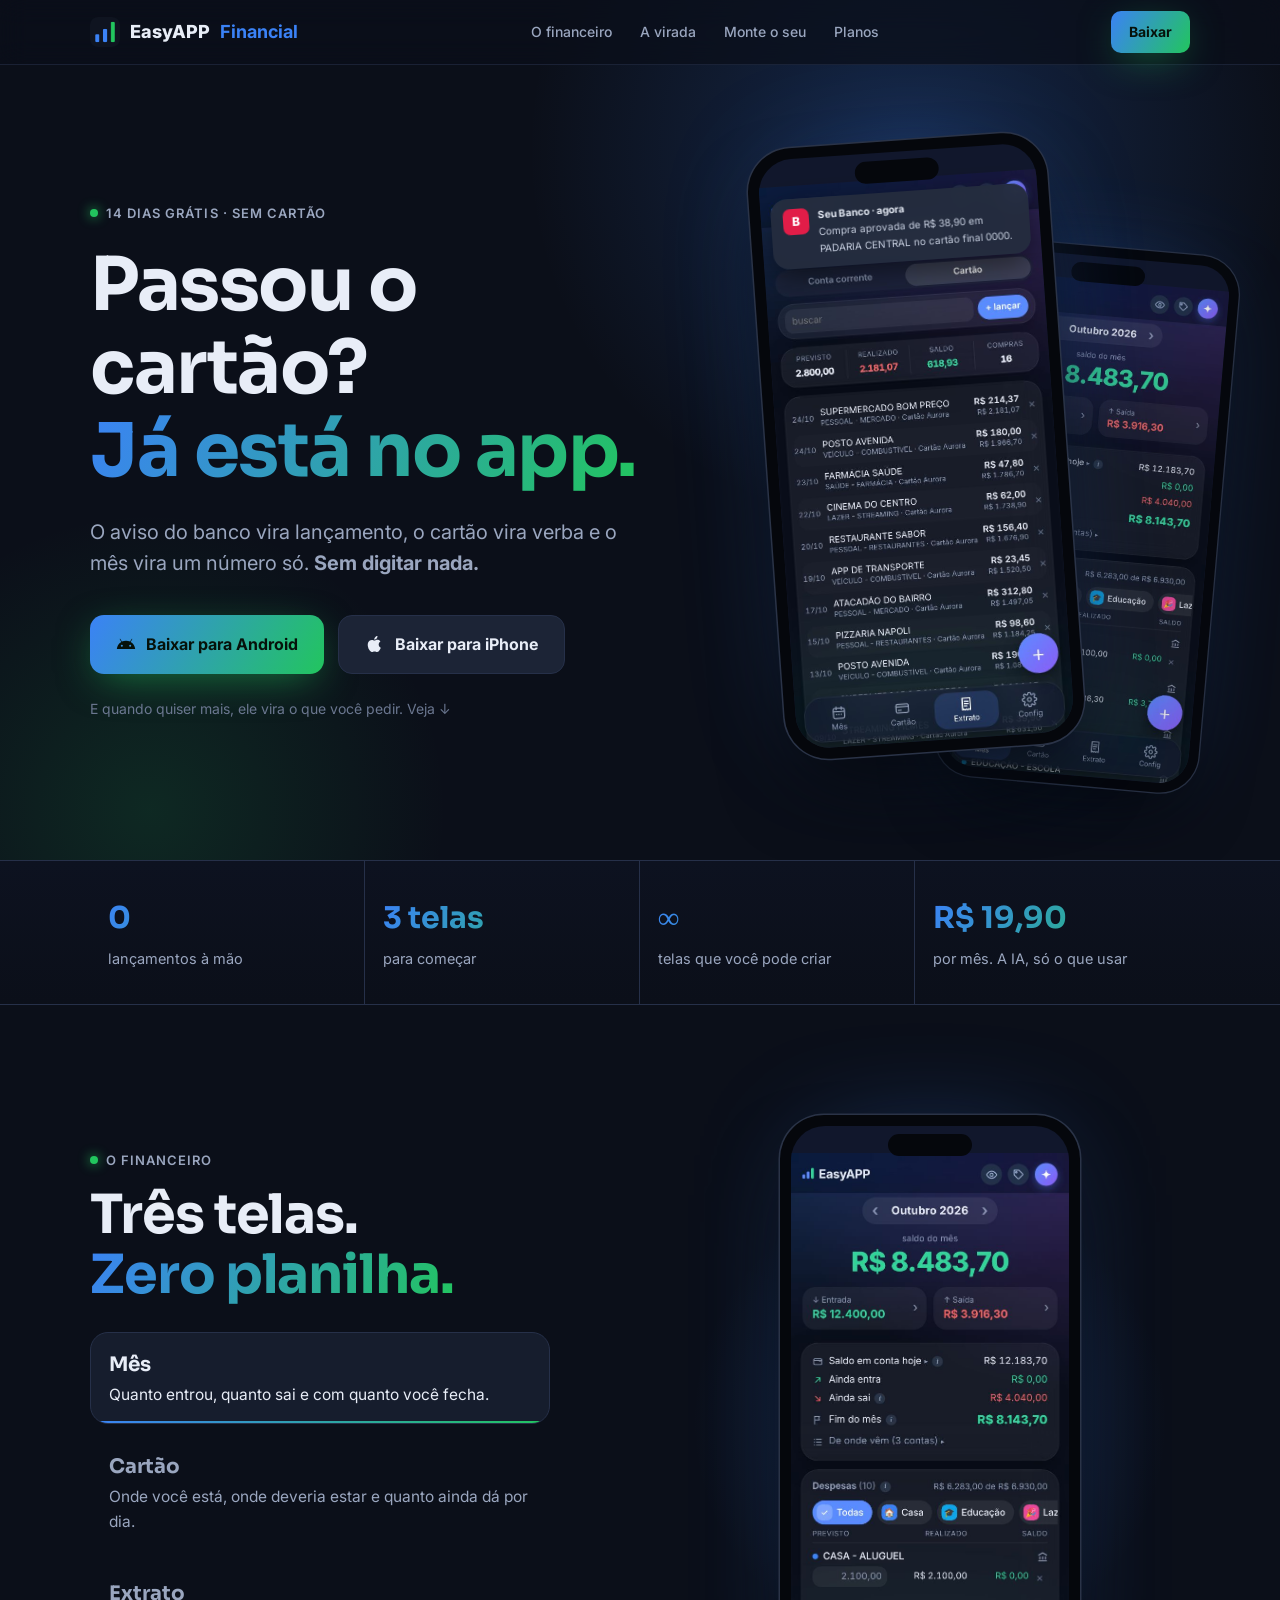
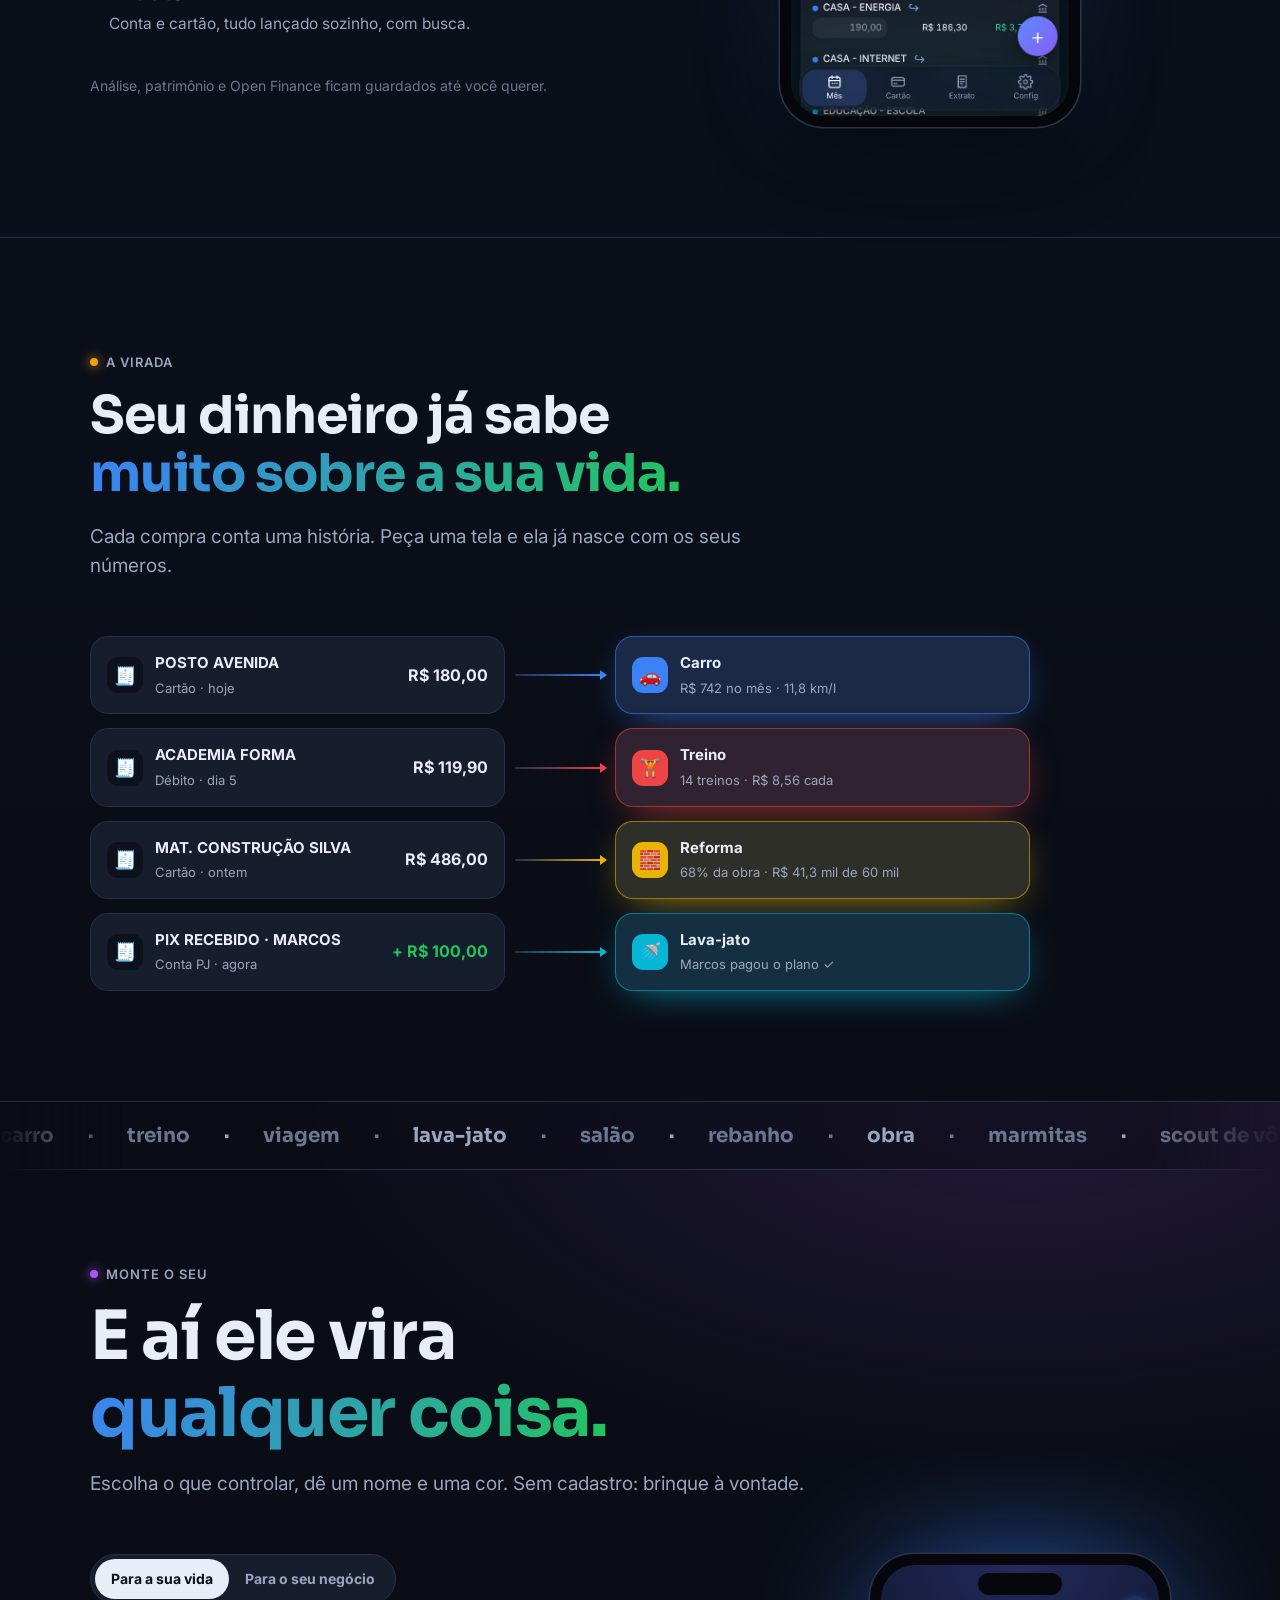
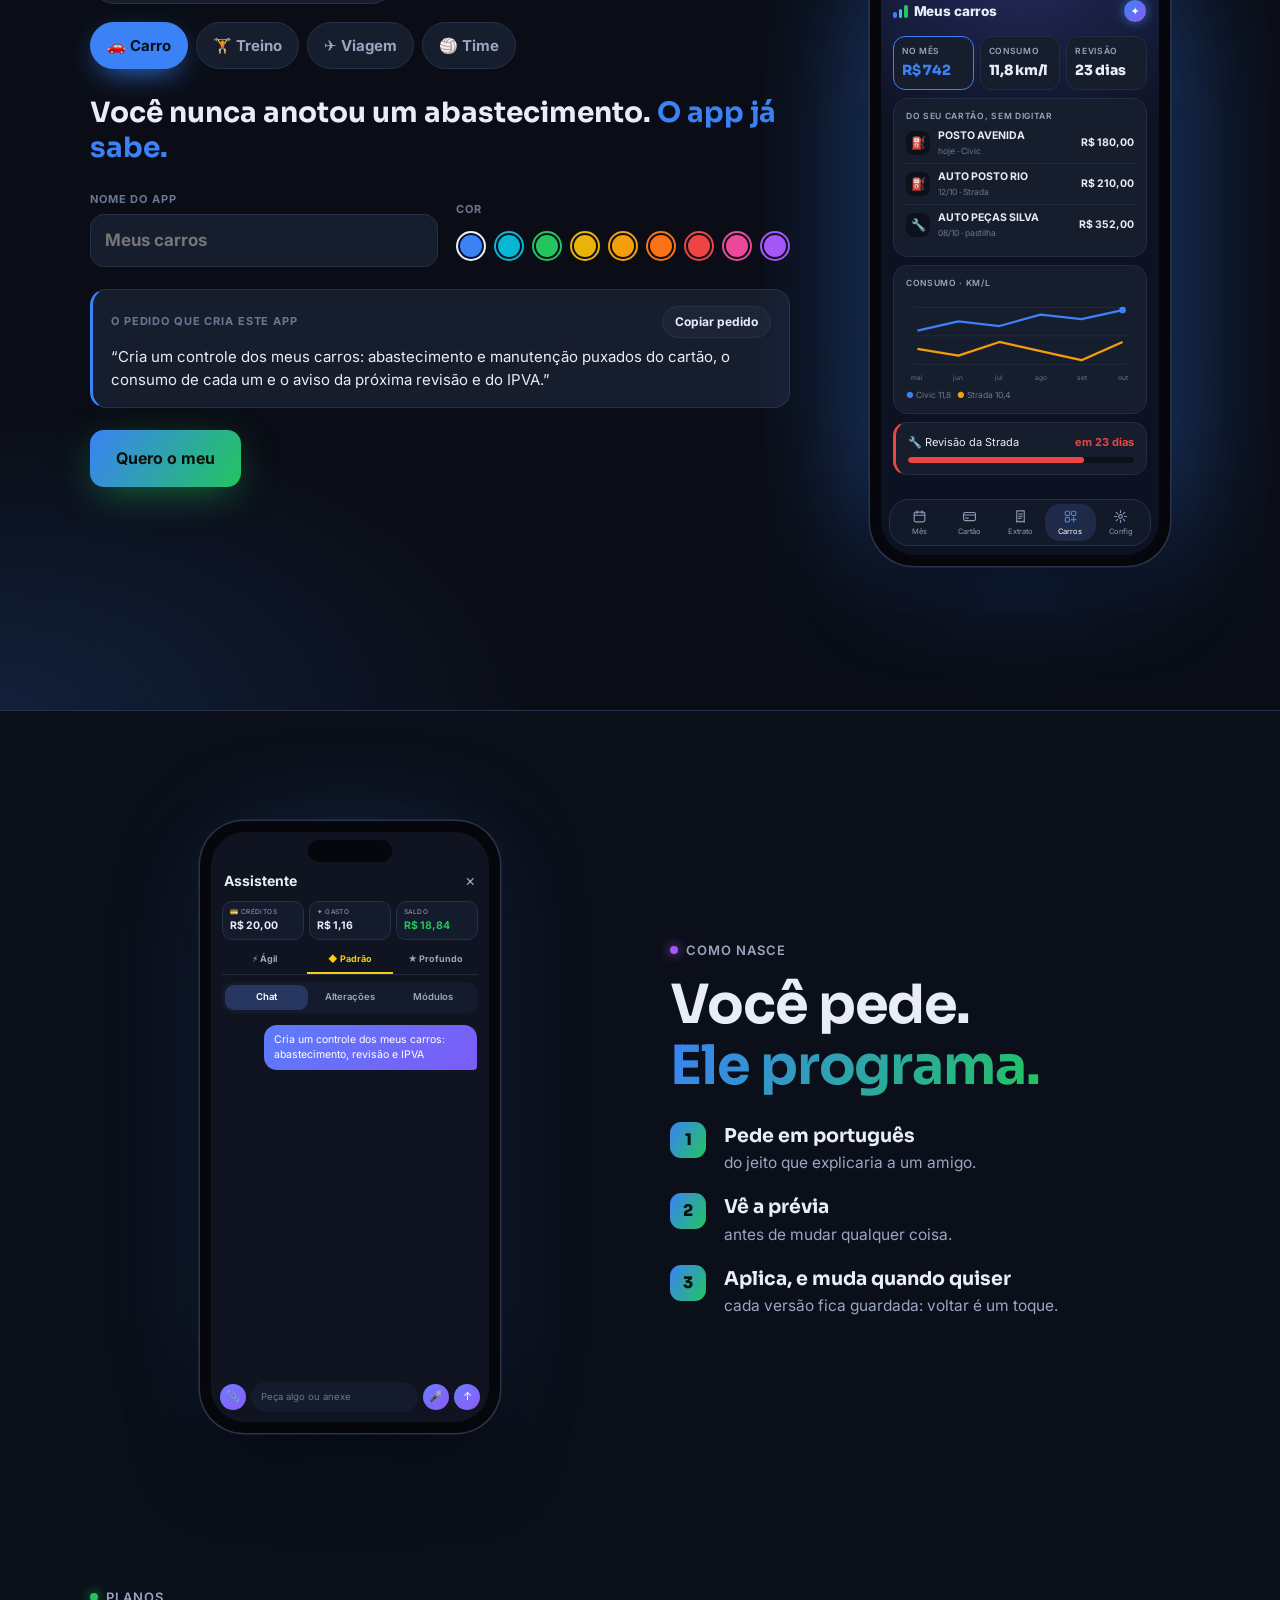
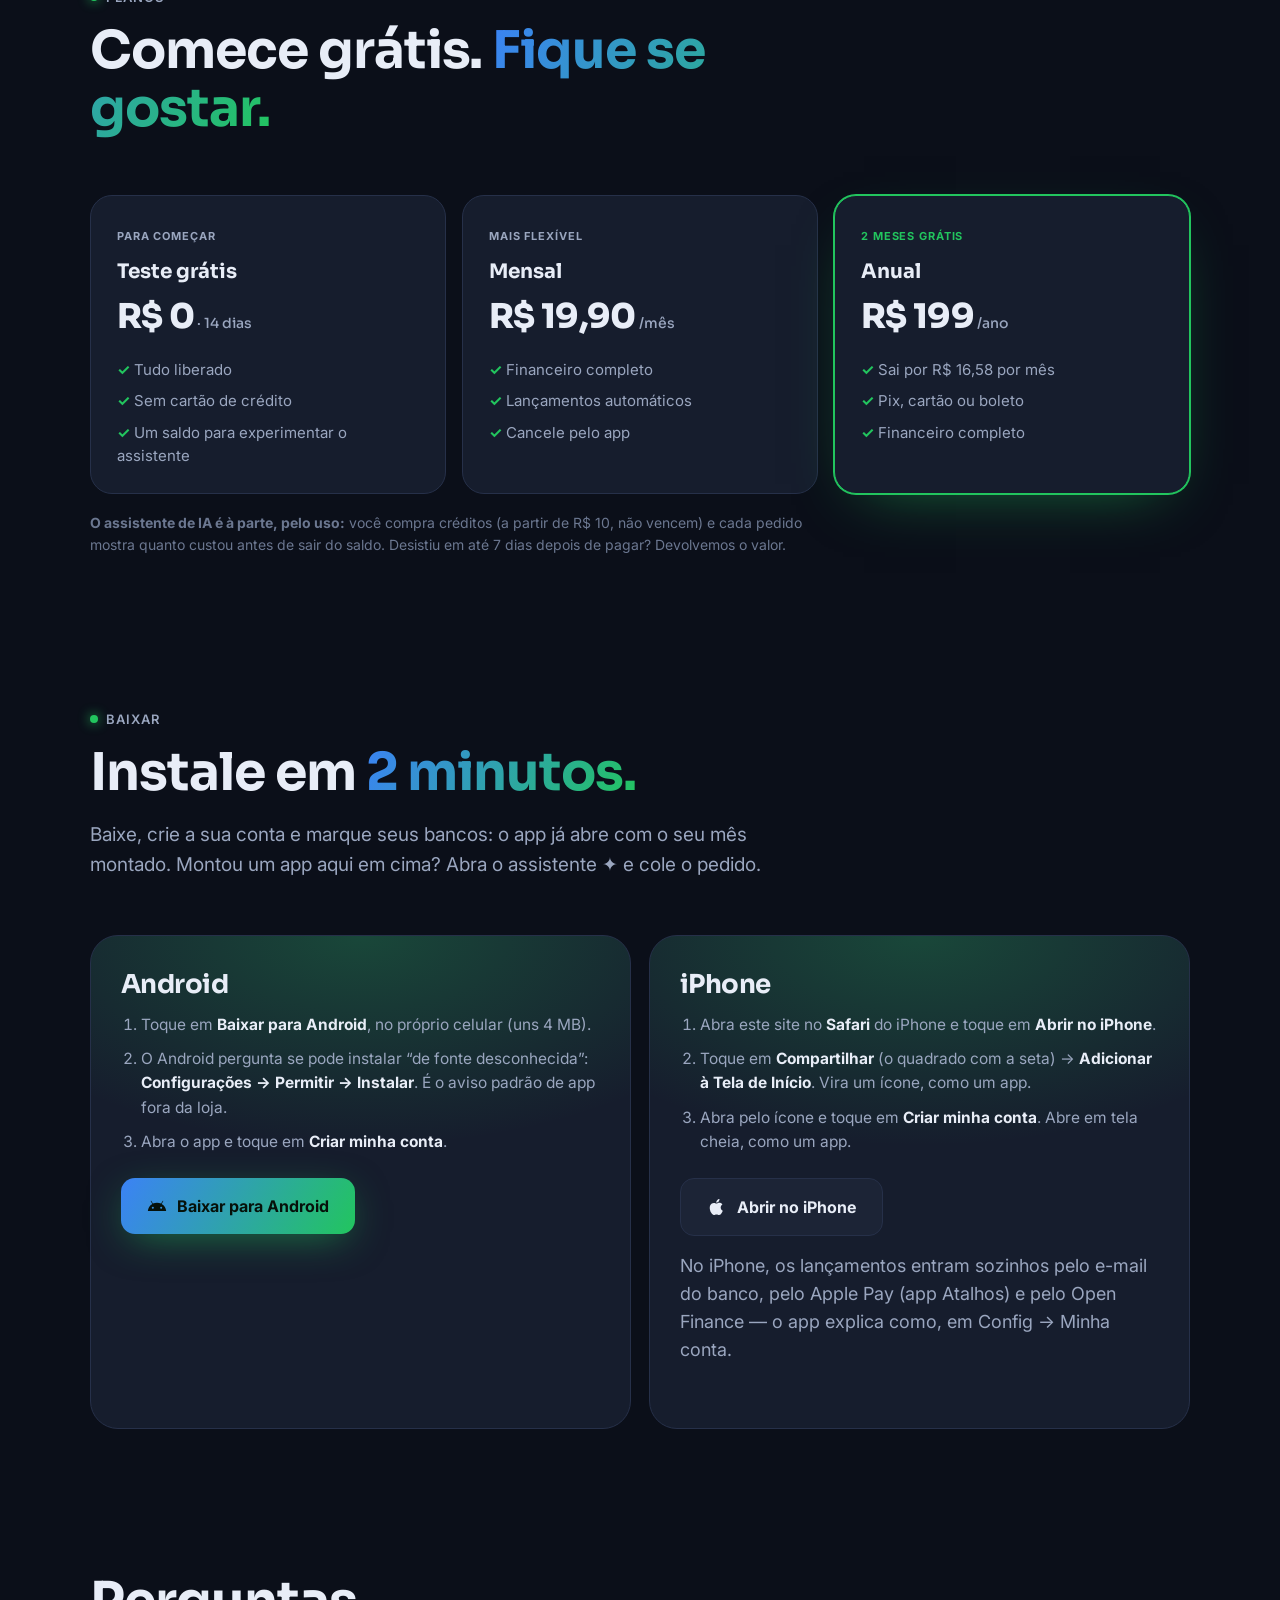
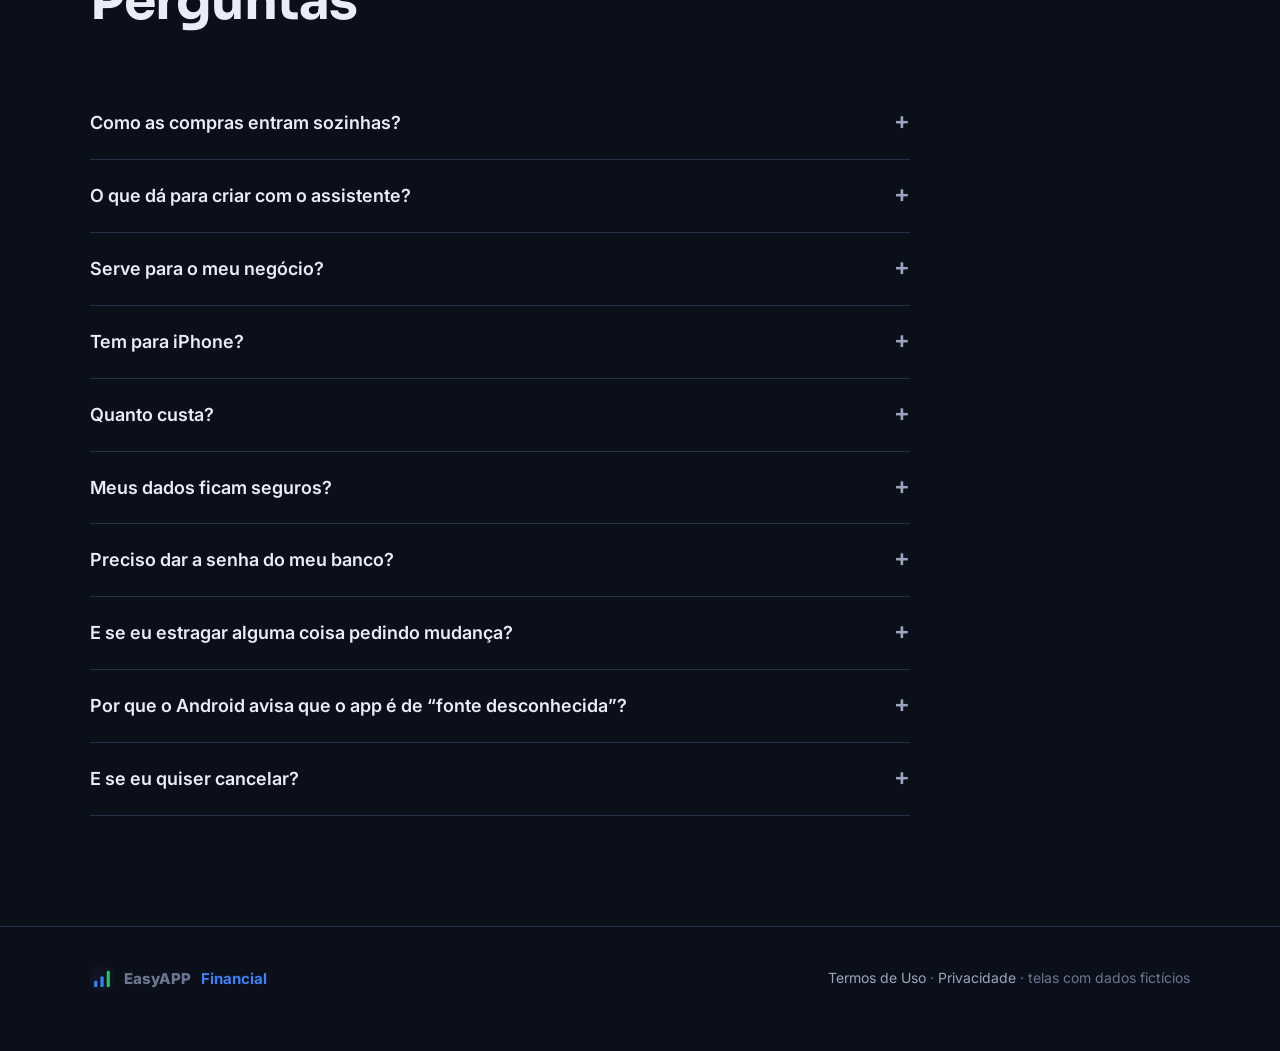
<file: index.html>
<!doctype html>
<html lang="pt-BR">
<head>
<meta charset="utf-8">
<meta name="viewport" content="width=device-width, initial-scale=1, viewport-fit=cover">
<title>EasyAPP Financial — seu dinheiro se organiza sozinho. E o app vira o que você quiser.</title>
<meta name="description" content="O aviso do banco vira lançamento, o cartão vira verba e o mês vira um número só. E com um assistente de IA, o app vira o que você quiser: o controle do carro, do treino, da viagem ou do seu negócio, sem programar.">
<meta property="og:title" content="EasyAPP Financial — passou o cartão? Já está no app.">
<meta property="og:description" content="Finanças que se organizam sozinhas. E um assistente de IA que transforma o app no que você quiser.">
<meta property="og:image" content="https://easyappfinancial.com.br/img/icone.png">
<meta property="og:url" content="https://easyappfinancial.com.br/">
<meta property="og:type" content="website">
<meta property="og:locale" content="pt_BR">
<link rel="canonical" href="https://easyappfinancial.com.br/">
<script type="application/ld+json">{"@context":"https://schema.org","@type":"SoftwareApplication","name":"EasyAPP Financial","applicationCategory":"FinanceApplication","operatingSystem":"Android, iOS","url":"https://easyappfinancial.com.br/","description":"App de finanças que lança sozinho pelo aviso do banco e que você transforma no que quiser pedindo ao assistente de IA: controles, telas e gráficos, da vida pessoal ao seu negócio.","offers":{"@type":"Offer","price":"19.90","priceCurrency":"BRL"}}</script>
<meta name="theme-color" content="#0b0f19">
<link rel="icon" href="img/icone-192.png">
<link rel="apple-touch-icon" href="img/apple-touch-icon.png">
<link rel="preconnect" href="https://fonts.googleapis.com">
<link rel="preconnect" href="https://fonts.gstatic.com" crossorigin>
<link href="https://fonts.googleapis.com/css2?family=Inter:wght@400;500;600;700;800&family=Sora:wght@600;700;800&display=swap" rel="stylesheet">
<style>
/* ======================================================================
   CONFIGURAÇÃO — o que muda sem mexer no resto
   (o valor fica no <script> do fim: APK_URL)
   ====================================================================== */
:root{
  --bg:#0b0f19; --bg2:#0f1420; --card:#161d2d; --card2:#1c2436; --line:#263049;
  --tx:#e8edf7; --tx2:#9aa6bf; --tx3:#6b7790;
  --azul:#3b82f6; --verde:#22c55e; --verm:#ef4444; --amar:#f59e0b; --roxo:#a855f7; --ciano:#06b6d4; --rosa:#ec4899;
  --grad:linear-gradient(120deg,#3b82f6 0%,#22c55e 100%);
  --r:22px;
}
*{box-sizing:border-box;margin:0;padding:0}
html{scroll-behavior:smooth}
body{background:var(--bg);color:var(--tx);font-family:Inter,system-ui,sans-serif;line-height:1.55;-webkit-font-smoothing:antialiased;overflow-x:hidden}
a{color:inherit;text-decoration:none}
h1,h2,h3{font-family:Sora,Inter,sans-serif;line-height:1.12;letter-spacing:-.02em}
.wrap{max-width:1140px;margin:0 auto;padding:0 20px}
.grad{background:var(--grad);-webkit-background-clip:text;background-clip:text;color:transparent}
.eyebrow{display:inline-flex;gap:8px;align-items:center;font-size:13px;font-weight:600;letter-spacing:.08em;text-transform:uppercase;color:var(--tx2)}
.eyebrow i{width:8px;height:8px;border-radius:50%;background:var(--verde);box-shadow:0 0 12px var(--verde)}
.btn{display:inline-flex;align-items:center;gap:10px;font-weight:700;font-size:16px;padding:16px 26px;border-radius:14px;transition:transform .15s, box-shadow .2s;cursor:pointer;border:0}
.btn:hover{transform:translateY(-2px)}
.btn-p{background:var(--grad);color:#06110a;box-shadow:0 10px 40px -10px rgba(34,197,94,.6)}
.btn-s{background:var(--card2);color:var(--tx);border:1px solid var(--line)}
.btn svg{width:20px;height:20px}
section{padding:110px 0}
.sec-h{max-width:720px;margin-bottom:56px}
.sec-h h2{font-size:clamp(32px,5vw,52px);margin:14px 0 18px}
.sec-h p{font-size:19px;color:var(--tx2)}

/* ---------- topo ---------- */
nav{position:fixed;inset:0 0 auto 0;z-index:50;background:rgba(11,15,25,.72);backdrop-filter:blur(14px);-webkit-backdrop-filter:blur(14px);border-bottom:1px solid rgba(38,48,73,.6)}
nav .wrap{display:flex;align-items:center;justify-content:space-between;height:64px}
.logo{display:flex;align-items:center;gap:10px;font-weight:800;font-size:18px}
.logo img{width:30px;height:30px;border-radius:8px}
.logo b{color:var(--azul)}
nav .links{display:flex;gap:28px;font-size:14px;color:var(--tx2);font-weight:500}
nav .links a:hover{color:var(--tx)}
nav .btn{padding:10px 18px;font-size:14px;border-radius:10px}
@media(max-width:820px){nav .links{display:none}}
@media(max-width:400px){.logo b{display:none}nav .btn{padding:9px 14px}.btn{padding:15px 20px}}

/* ---------- hero ---------- */
.hero{padding:140px 0 80px;position:relative;overflow:hidden}
.hero:before{content:"";position:absolute;width:900px;height:900px;left:50%;top:-300px;transform:translateX(-20%);background:radial-gradient(circle,rgba(59,130,246,.22),transparent 60%);pointer-events:none}
.hero:after{content:"";position:absolute;width:700px;height:700px;left:-200px;bottom:-300px;background:radial-gradient(circle,rgba(34,197,94,.14),transparent 60%);pointer-events:none}
.hero .wrap{display:grid;grid-template-columns:1.1fr .9fr;gap:40px;align-items:center;position:relative;z-index:1}
.hero h1{font-size:clamp(40px,6.4vw,74px);margin:20px 0 24px}
.hero p.lead{font-size:20px;color:var(--tx2);max-width:560px}
.hero .ctas{display:flex;gap:14px;flex-wrap:wrap;margin:36px 0 22px}
.hero small{color:var(--tx3);font-size:14px}
.hero .phones{position:relative;height:640px}
.hero .phones .phone-slot{position:absolute}
.hero .phones .p1{left:50%;top:0;transform:translateX(-62%) rotate(-4deg);z-index:2}
.hero .phones .p2{left:50%;top:70px;transform:translateX(-5%) rotate(5deg) scale(.88);opacity:.9;z-index:1}
@media(max-width:900px){.hero .wrap{grid-template-columns:1fr}.hero .phones{height:600px;margin-top:20px}}
@media(max-width:520px){.hero .phones{height:560px}.hero .phones .p2{display:none}.hero .phones .p1{transform:translateX(-50%)}}

/* ---------- celular de mentira (as telas são HTML, não prints) ---------- */
.phone{width:300px;height:612px;border-radius:44px;background:#05070c;padding:11px;box-shadow:0 0 0 1.5px #2a3347,0 40px 80px -20px rgba(0,0,0,.8),0 0 120px -40px rgba(59,130,246,.45)}
.screen{width:100%;height:100%;border-radius:34px;background:var(--bg2);overflow:hidden;position:relative;display:flex;flex-direction:column;font-size:11px}
.screen .notch{position:absolute;top:8px;left:50%;transform:translateX(-50%);width:84px;height:22px;background:#05070c;border-radius:20px;z-index:5}
.sbar{height:34px;flex:none}
.ahead{display:flex;align-items:center;justify-content:space-between;padding:6px 14px 10px;border-bottom:1px solid #1e2638;flex:none}
.ahead .t{font-weight:800;font-size:13px}.ahead .t b{color:var(--azul)}
.ahead .pill{display:flex;background:#121a2a;border:1px solid #263049;border-radius:8px;font-size:9px;font-weight:700;overflow:hidden}
.ahead .pill span{padding:4px 7px;color:var(--tx2)}.ahead .pill span:first-child{background:#1f2a40;color:#fff}
.months{display:flex;gap:5px;padding:8px 12px 2px;flex:none}
.months span{font-size:9px;font-weight:700;padding:4px 7px;border:1px solid #263049;border-radius:7px;color:var(--tx2)}
.months span.on{background:var(--azul);border-color:var(--azul);color:#fff}
.months span.off{opacity:.35}
.body{flex:1;overflow:hidden;padding:10px 12px;display:flex;flex-direction:column;gap:9px}
.c{background:var(--card);border:1px solid #232c40;border-radius:14px;padding:11px 12px}
.c.bl{border-left:3px solid var(--verde)}.c.bb{border-left:3px solid var(--azul)}.c.br{border-left:3px solid var(--verm)}
.lbl{font-size:8.5px;letter-spacing:.08em;text-transform:uppercase;color:var(--tx2);font-weight:600}
.row{display:flex;justify-content:space-between;align-items:center;padding:5px 0;border-bottom:1px solid #222b3e}
.row:last-child{border:0}
.big{font-family:Sora,Inter;font-weight:800;font-size:24px;letter-spacing:-.02em;margin:2px 0}
.g{color:var(--verde)}.r{color:var(--verm)}.y{color:var(--amar)}.b{color:var(--azul)}.mut{color:var(--tx2)}
.bar{height:6px;background:#0c111c;border-radius:6px;overflow:hidden;margin-top:6px}
.bar i{display:block;height:100%;border-radius:6px}
.tabbar{flex:none;display:flex;justify-content:space-around;border-top:1px solid #1e2638;padding:7px 4px 14px;background:#0d1320}
.tabbar span{display:flex;flex-direction:column;align-items:center;gap:3px;font-size:8px;color:var(--tx3)}
.tabbar span:before{content:"";width:13px;height:13px;border-radius:4px;background:#3b465e}
.tabbar span.on{color:var(--azul)}.tabbar span.on:before{background:var(--azul)}
.dot{display:inline-block;width:6px;height:6px;border-radius:50%;margin-right:5px;vertical-align:1px}
.sub{font-size:8.5px;color:var(--tx3)}
.seg{display:flex;background:#0d1320;border:1px solid #263049;border-radius:9px;font-size:9.5px;font-weight:600;overflow:hidden;flex:none}
.seg span{flex:1;text-align:center;padding:6px 0;color:var(--tx2)}.seg span.on{background:#1f2a40;color:#fff}

/* ---------- faixa de números ---------- */
.strip{border-top:1px solid var(--line);border-bottom:1px solid var(--line);background:linear-gradient(180deg,#0d1220,#0b0f19)}
.strip .wrap{display:grid;grid-template-columns:repeat(4,1fr);gap:0}
.strip div.it{padding:34px 18px;border-right:1px solid var(--line)}
.strip div.it:last-child{border:0}
.strip b{display:block;font-family:Sora;font-size:30px;margin-bottom:4px}
.strip span{color:var(--tx2);font-size:14.5px}
@media(max-width:820px){.strip .wrap{grid-template-columns:1fr 1fr}.strip div.it:nth-child(2){border-right:0}.strip div.it{border-bottom:1px solid var(--line)}}

/* notificação que vira lançamento */
.notif{position:absolute;top:44px;left:10px;right:10px;z-index:6;background:rgba(36,44,62,.96);backdrop-filter:blur(10px);border-radius:16px;padding:10px 12px;display:flex;gap:9px;box-shadow:0 10px 30px rgba(0,0,0,.5);transform:translateY(-140%);opacity:0;transition:all .6s cubic-bezier(.2,.9,.3,1.2)}
.notif.show{transform:none;opacity:1}
.notif .ic{flex:none;width:26px;height:26px;border-radius:7px;background:#e11d48;display:grid;place-items:center;color:#fff;font-weight:800;font-size:12px}
.notif b{font-size:10px;display:block}.notif span{font-size:10px;color:#c7cfdf}
.lanc{transition:all .6s ease}
.lanc.novo{animation:entra 1s ease}
@keyframes entra{0%{background:rgba(34,197,94,.35);transform:scale(1.04)}100%{background:transparent;transform:none}}
.tag{font-size:8px;font-weight:700;padding:2px 5px;border-radius:5px;background:rgba(34,197,94,.15);color:var(--verde)}

/* ---------- customização (o grande apelo) ---------- */
.custom{background:radial-gradient(1200px 600px at 80% 0%,rgba(168,85,247,.16),transparent 60%),radial-gradient(900px 500px at 0% 100%,rgba(59,130,246,.16),transparent 60%),#0a0d16;border-top:1px solid var(--line);border-bottom:1px solid var(--line);position:relative;overflow:hidden}
.custom .sec-h{max-width:860px}
.custom h2{font-size:clamp(38px,6vw,68px)!important}
.custom .grid{display:grid;grid-template-columns:.95fr 1.05fr;gap:60px;align-items:center}
@media(max-width:900px){.custom .grid{grid-template-columns:1fr}}
.chat .body{gap:8px;padding-top:12px}
.msg{max-width:84%;padding:8px 10px;border-radius:13px;font-size:10.5px;line-height:1.4;opacity:0;transform:translateY(8px);transition:all .45s ease}
.msg.on{opacity:1;transform:none}
.msg.eu{align-self:flex-end;background:var(--azul);color:#fff;border-bottom-right-radius:4px}
.msg.ia{align-self:flex-start;background:var(--card2);border:1px solid #2a3450;border-bottom-left-radius:4px}
.msg.ia .mod{margin-top:7px;background:#0f1522;border:1px solid #2a3450;border-radius:9px;padding:7px 8px}
.msg.ia .acts{display:flex;gap:5px;margin-top:7px}
.msg.ia .acts span{font-size:9px;font-weight:700;padding:4px 8px;border-radius:7px;background:#253049}
.msg.ia .acts span.ok{background:var(--verde);color:#062010}
.vchat,.vmod{flex:1;display:flex;flex-direction:column;min-height:0;animation:surgeT .4s ease}.vchat[hidden],.vmod[hidden]{display:none}
@keyframes surgeT{from{opacity:0;transform:translateY(10px)}to{opacity:1;transform:none}}
.ahead .x{color:var(--tx2);font-size:15px;line-height:1}
.iabas{display:flex;border-bottom:1px solid #1e2638;flex:none}.iabas span{flex:1;text-align:center;padding:7px 0;font-size:10px;font-weight:600;color:var(--tx2);border-bottom:2px solid transparent}.iabas span.on{color:#fff;border-bottom-color:var(--azul)}
.msg.ia .card{margin-top:7px;background:#0f1522;border:1px solid var(--azul);border-radius:10px;padding:8px 9px}
.msg.ia .card .nm{font-weight:700;font-size:11px}.msg.ia .card .sub{margin:2px 0 7px}
.msg.ia .acts span{transition:all .25s}.msg.ia .acts span.toque{transform:scale(.9);filter:brightness(1.3)}
.custo{align-self:flex-start;font-size:8.5px;color:var(--tx2);margin:-4px 0 0 4px;opacity:0;transition:opacity .4s}.custo.on{opacity:1}
.vmod .tabbar span.novo{color:var(--azul)}.vmod .tabbar span.novo:before{background:var(--azul);box-shadow:0 0 10px var(--azul)}
.vmod .tabbar span.novo{animation:pisca 1.2s ease 2}@keyframes pisca{50%{transform:translateY(-3px)}}
.mini{display:grid;grid-template-columns:repeat(3,1fr);gap:5px;margin-top:6px}.mini div{background:#0c111c;border-radius:8px;padding:6px 4px;text-align:center}.mini b{display:block;font-family:Sora,Inter;font-size:13px}
.typing{display:flex;gap:3px;padding:10px}.typing i{width:5px;height:5px;border-radius:50%;background:var(--tx2);animation:pul 1s infinite}.typing i:nth-child(2){animation-delay:.15s}.typing i:nth-child(3){animation-delay:.3s}
@keyframes pul{0%,100%{opacity:.3}50%{opacity:1}}
.inp{flex:none;margin:0 10px 8px;display:flex;gap:6px;align-items:center;background:#0d1320;border:1px solid #263049;border-radius:12px;padding:7px 8px 7px 11px;font-size:10px;color:var(--tx3)}
.inp i{margin-left:auto;width:22px;height:22px;border-radius:7px;background:var(--roxo);display:grid;place-items:center;color:#fff;font-style:normal;font-size:11px}
.manifesto{margin-top:70px;text-align:center;font-family:Sora;font-weight:700;font-size:clamp(24px,3.4vw,36px);line-height:1.3;max-width:900px;margin-left:auto;margin-right:auto}
.manifesto span{color:var(--tx3)}

/* ---------- como testar ---------- */
.passos{display:grid;grid-template-columns:repeat(3,1fr);gap:18px;counter-reset:p}
.passo{background:var(--card);border:1px solid var(--line);border-radius:var(--r);padding:28px;position:relative}
.passo:before{counter-increment:p;content:counter(p);font-family:Sora;font-weight:800;font-size:15px;width:36px;height:36px;border-radius:11px;display:grid;place-items:center;background:var(--grad);color:#06110a;margin-bottom:18px}
.passo h4{font-family:Sora;font-size:20px;margin-bottom:8px}
.passo p{color:var(--tx2);font-size:15px}
@media(max-width:820px){.passos{grid-template-columns:1fr}}
.cta-final{margin-top:60px;border-radius:28px;padding:60px 40px;text-align:center;background:radial-gradient(600px 300px at 50% 0%,rgba(34,197,94,.25),transparent 70%),var(--card);border:1px solid var(--line)}
.cta-final h2{font-size:clamp(30px,4.6vw,48px);margin-bottom:14px}
.cta-final p{color:var(--tx2);font-size:18px;margin-bottom:30px}
.cta-final .ctas{display:flex;gap:14px;justify-content:center;flex-wrap:wrap}

/* ---------- perguntas ---------- */
.faq{max-width:820px}
.faq details{border-bottom:1px solid var(--line);padding:22px 0}
.faq summary{cursor:pointer;font-weight:600;font-size:18px;list-style:none;display:flex;justify-content:space-between;gap:20px}
.faq summary::-webkit-details-marker{display:none}
.faq summary:after{content:"+";font-size:24px;color:var(--tx2);line-height:1;transition:transform .2s}
.faq details[open] summary:after{transform:rotate(45deg)}
.faq details p{color:var(--tx2);margin-top:12px;font-size:16px}

footer{border-top:1px solid var(--line);padding:40px 0 60px;color:var(--tx3);font-size:14px}
footer a{color:var(--tx2)}
.planos{display:grid;grid-template-columns:repeat(3,1fr);gap:16px}
.plano{background:var(--card);border:1px solid var(--line);border-radius:var(--r);padding:26px}
.plano.destaque{border-color:var(--verde);box-shadow:0 0 0 1px var(--verde),0 20px 60px -30px rgba(34,197,94,.6)}
.plano h4{font-family:Sora;font-size:20px;margin:10px 0 4px}
.plano .preco{font-family:Sora;font-weight:800;font-size:34px;letter-spacing:-.02em}
.plano .preco small{font-size:14px;font-weight:500;color:var(--tx2);letter-spacing:0}
.plano ul{list-style:none;margin-top:14px;display:grid;gap:8px;color:var(--tx2);font-size:15px}
.plano li:before{content:"✓ ";color:var(--verde);font-weight:700}
.tag-p{font-size:11px;font-weight:700;letter-spacing:.08em;text-transform:uppercase;color:var(--tx2)}
.plano.destaque .tag-p{color:var(--verde)}
.nota-planos{color:var(--tx3);font-size:14px;margin-top:18px;max-width:760px}
.baixar{display:grid;grid-template-columns:1fr 1fr;gap:18px}
.baixar .cta-final{margin-top:0;text-align:left;padding:34px 30px;display:flex;flex-direction:column;align-items:flex-start}
.baixar h3{font-family:Sora;font-size:26px;margin-bottom:14px}
.passos-l{padding-left:20px;color:var(--tx2);display:grid;gap:10px;margin-bottom:24px;font-size:15.5px}
.passos-l b{color:var(--tx)}
.dica{text-align:left;background:var(--bg);border:1px solid var(--line);border-radius:16px;padding:16px 18px;margin:0 0 20px;font-size:14.5px;color:var(--tx2)}
.dica b:first-child{color:var(--tx);display:block;margin-bottom:6px}
.obs{color:var(--tx3);font-size:13.5px;margin-top:16px}
.faq a{color:var(--azul)}
@media(max-width:820px){.planos,.baixar{grid-template-columns:1fr}}
footer .wrap{display:flex;justify-content:space-between;gap:20px;flex-wrap:wrap}

/* o celular de cada negócio: nome, cor e menu dele */
.nk .ahead .t{display:flex;align-items:center;gap:7px}
.nk .lg{width:20px;height:20px;border-radius:6px;background:var(--k);display:grid;place-items:center;font-size:11px}
.nk .ia{width:22px;height:22px;border-radius:50%;background:#1c2436;border:1px solid #2a3450;display:grid;place-items:center;color:var(--k);font-size:11px}
.nk .tabbar span.on{color:var(--k)}.nk .tabbar span.on:before{background:var(--k)}
.nk .body{gap:8px}
.nk .screen{text-align:left}
.kp .sub{margin-top:1px}
.kp{display:grid;grid-template-columns:repeat(3,1fr);gap:6px}
.kp>div{background:var(--card);border:1px solid #232c40;border-radius:12px;padding:8px 8px 7px}
.kp b{display:block;font-family:Sora;font-weight:800;font-size:14px;letter-spacing:-.02em;margin-top:2px}
.kp>div:first-child{border-color:var(--k)}.kp>div:first-child b{color:var(--k)}
.st{font-size:7.5px;font-weight:800;padding:3px 6px;border-radius:999px;white-space:nowrap;letter-spacing:.02em}
.it2{display:flex;gap:8px;align-items:center;padding:6px 0;border-bottom:1px solid #222b3e}
.it2:last-child{border:0}
.it2 .av{flex:none;width:24px;height:24px;border-radius:8px;display:grid;place-items:center;font-size:12px;background:#0c111c}
.it2 .m{flex:1;min-width:0;line-height:1.3}.it2 .m b{display:block;font-size:10.5px;white-space:nowrap;overflow:hidden;text-overflow:ellipsis}
.it2 .v{text-align:right;font-weight:700;font-size:10.5px;line-height:1.3}
.hora{font-family:Sora;font-weight:700;font-size:9.5px;color:var(--tx2);width:30px;flex:none}
.livre{border:1px dashed #33405c;border-radius:9px;padding:5px 8px;color:var(--tx3);font-size:9.5px;margin:4px 0}
.mbt{display:inline-block;margin-top:7px;font-size:9px;font-weight:800;padding:5px 10px;border-radius:999px;background:var(--k);color:#071018}
.rv{opacity:0;transform:translateY(26px);transition:opacity .8s ease,transform .8s ease}
.rv.on{opacity:1;transform:none}
@media(prefers-reduced-motion:reduce){.rv{opacity:1;transform:none}html{scroll-behavior:auto}}
@media(max-width:520px){section{padding:80px 0}.phone{width:280px;height:572px}.galeria .phone{width:250px;height:510px}}
/* ---------- títulos de seção em duas colunas ---------- */
.h2{font-size:clamp(34px,5vw,54px);margin:14px 0 26px}
.nota{color:var(--tx3);font-size:14px;margin-top:22px}

/* ---------- 2. o financeiro: três telas num celular só ---------- */
.tour{display:grid;grid-template-columns:1fr 1fr;gap:60px;align-items:center}
.tour-l{display:grid;gap:10px;max-width:460px}
.tour-l button{font:inherit;text-align:left;cursor:pointer;background:transparent;border:1px solid transparent;border-radius:18px;padding:16px 18px;color:var(--tx2);transition:all .25s;position:relative;overflow:hidden}
.tour-l button b{display:block;font-family:Sora;font-size:20px;color:var(--tx2);margin-bottom:2px;transition:color .25s}
.tour-l button span{font-size:15.5px}
.tour-l button.on{background:var(--card);border-color:var(--line);color:var(--tx)}
.tour-l button.on b{color:var(--tx)}
.tour-l button.on:after{content:"";position:absolute;left:0;bottom:0;height:2px;background:var(--grad);animation:enche 5s linear forwards}
.tour-l.parado button.on:after{display:none}
@keyframes enche{from{width:0}to{width:100%}}
.tour-r{display:flex;justify-content:center;position:relative}
.tour-r:before{content:"";position:absolute;inset:8% 0;background:radial-gradient(circle,rgba(59,130,246,.18),transparent 65%)}
.tour-r .phone{position:relative}
.tour-r .phone[hidden]{display:none}
.tour-r .phone:not([hidden]){animation:surgeT .45s ease}
@media(max-width:900px){.tour{grid-template-columns:1fr;gap:30px}.tour-l{max-width:none}}

/* ---------- 3. a ponte: a compra vira módulo ---------- */
.ponte{background:linear-gradient(180deg,var(--bg),#0a0d16);border-top:1px solid var(--line)}
.fluxo{display:grid;gap:14px;max-width:940px}
.fx{display:grid;grid-template-columns:1fr 110px 1fr;align-items:center}
.fx .tx,.fx .md{display:flex;gap:12px;align-items:center;border-radius:18px;padding:14px 16px}
.fx .tx{background:var(--card);border:1px solid var(--line)}
.fx .md{background:color-mix(in srgb,var(--k) 12%,var(--card));border:1px solid color-mix(in srgb,var(--k) 55%,transparent);opacity:.25;transform:scale(.96);transition:all .5s ease}
.fx.on .md{opacity:1;transform:none;box-shadow:0 10px 40px -18px var(--k)}
.fx .ic{flex:none;width:36px;height:36px;border-radius:11px;display:grid;place-items:center;font-size:18px;background:#0c111c}
.fx .md .ic{background:var(--k)}
.fx .m{flex:1;min-width:0}
.fx .m b{display:block;font-size:15px}
.fx .m span{font-size:13px;color:var(--tx2)}
.fx .tx .v{font-weight:700;white-space:nowrap}
.fx .seta{height:2px;margin:0 10px;background:linear-gradient(90deg,var(--line),var(--k));position:relative;border-radius:2px}
.fx .seta:after{content:"";position:absolute;right:-2px;top:-4px;border:5px solid transparent;border-left:7px solid var(--k);border-right:0}
.fx .seta i{position:absolute;top:-4px;left:0;width:10px;height:10px;border-radius:50%;background:var(--k);box-shadow:0 0 12px var(--k);opacity:0}
.fx.on .seta i{animation:corre .9s ease}
@keyframes corre{0%{left:0;opacity:1}100%{left:calc(100% - 10px);opacity:1}}
@media(max-width:700px){.fx{grid-template-columns:1fr}.fx .seta{width:2px;height:26px;margin:0 auto;background:linear-gradient(180deg,var(--line),var(--k))}
  .fx .seta:after{right:-4px;top:auto;bottom:-2px;border:5px solid transparent;border-top:7px solid var(--k);border-bottom:0}
  .fx .seta i{left:-4px!important;top:0}.fx.on .seta i{animation:desce .9s ease}}
@keyframes desce{0%{top:0;opacity:1}100%{top:calc(100% - 10px);opacity:1}}

/* ---------- 4. monte o seu ---------- */
.marquee{overflow:hidden;border-bottom:1px solid var(--line);margin:-110px 0 90px;padding:18px 0;background:rgba(10,13,22,.6);-webkit-mask:linear-gradient(90deg,transparent,#000 10%,#000 90%,transparent);mask:linear-gradient(90deg,transparent,#000 10%,#000 90%,transparent)}
.mq{display:flex;gap:34px;width:max-content;animation:rola 60s linear infinite;font-family:Sora;font-weight:700;font-size:20px;color:var(--tx3);white-space:nowrap}
.mq span:nth-child(3n+1){color:var(--tx2)}
@keyframes rola{to{transform:translateX(-50%)}}
@media(prefers-reduced-motion:reduce){.mq{animation:none}}
@media(max-width:520px){.marquee{margin:-80px 0 60px}}
.play{display:grid;grid-template-columns:1fr 340px;grid-template-rows:auto 1fr;grid-template-areas:"a s" "b s";column-gap:60px;row-gap:26px;align-items:start}
.pa{grid-area:a}.pb{grid-area:b}.ps{grid-area:s;display:flex;flex-direction:column;align-items:center;position:sticky;top:90px}
@media(max-width:900px){.play{grid-template-columns:1fr;grid-template-rows:auto;grid-template-areas:"a" "s" "b"}.ps{position:static}}
.grupo{display:inline-flex;background:var(--card);border:1px solid var(--line);border-radius:999px;padding:4px;margin-bottom:18px}
.grupo button{font:inherit;font-size:14px;font-weight:700;padding:9px 16px;border-radius:999px;border:0;background:transparent;color:var(--tx2);cursor:pointer}
.grupo button.on{background:var(--tx);color:var(--bg)}
.chips{display:flex;flex-wrap:wrap;gap:8px}
.chips button{font:inherit;font-size:15px;font-weight:700;padding:11px 16px;border-radius:999px;background:var(--card);border:1px solid var(--line);color:var(--tx2);cursor:pointer;transition:all .2s}
.chips button:hover{color:var(--tx);border-color:#3d4a6b}
.chips button.on{background:var(--k);border-color:var(--k);color:#071018;box-shadow:0 10px 30px -10px var(--k)}
.dor{font-family:Sora;font-weight:700;font-size:clamp(22px,2.6vw,28px);line-height:1.25;margin-top:26px}
.dor span{color:var(--k)}
.ajuste{display:flex;gap:18px;flex-wrap:wrap;align-items:flex-end}
.nome{display:flex;flex-direction:column;gap:6px;flex:1;min-width:220px}
.nome span,.lbl3{font-size:11px;font-weight:700;letter-spacing:.08em;text-transform:uppercase;color:var(--tx3)}
.lbl3{display:block;margin-bottom:6px}
.nome input{font:inherit;font-size:17px;font-weight:700;color:var(--tx);background:var(--card);border:1px solid var(--line);border-radius:14px;padding:12px 14px;outline:none;transition:border-color .2s}
.nome input:focus{border-color:var(--k)}
.cores{display:flex;gap:8px;padding:6px 0}
.cores button{width:30px;height:30px;border-radius:50%;border:2px solid transparent;cursor:pointer;box-shadow:inset 0 0 0 2px var(--bg)}
.cores button.on{border-color:var(--tx)}
.pedido{margin:22px 0;background:var(--card);border:1px solid var(--line);border-left:3px solid var(--k);border-radius:16px;padding:16px 18px}
.pedido .lbl2{font-size:11px;font-weight:700;letter-spacing:.08em;text-transform:uppercase;color:var(--tx3);display:flex;justify-content:space-between;align-items:center;gap:10px}
.pedido q{display:block;margin-top:8px;font-size:15px;line-height:1.5;quotes:"“" "”"}
.copiar{font:inherit;font-size:12px;font-weight:700;letter-spacing:0;text-transform:none;padding:6px 12px;border-radius:999px;border:1px solid var(--line);background:var(--card2);color:var(--tx);cursor:pointer}
.ps .phone{box-shadow:0 0 0 1.5px #2a3347,0 40px 80px -20px rgba(0,0,0,.8),0 0 140px -30px var(--k);transition:box-shadow .5s}
.morph{animation:morph .55s cubic-bezier(.2,.9,.3,1.1)}
@keyframes morph{0%{transform:scale(.94) rotateY(14deg);filter:blur(3px);opacity:.4}100%{transform:none;filter:none;opacity:1}}
.dica-t{margin-top:14px;font-size:13px;color:var(--tx3)}
.nk .tabbar span{cursor:pointer}

/* ---------- 5. como nasce ---------- */
.grid2{display:grid;grid-template-columns:1fr 1fr;gap:60px;align-items:center}
@media(max-width:900px){.grid2{grid-template-columns:1fr}.grid2>div:first-child{order:2}}
.passos3{list-style:none;counter-reset:p;display:grid;gap:18px}
.passos3 li{counter-increment:p;display:grid;grid-template-columns:40px 1fr;column-gap:14px}
.passos3 li:before{content:counter(p);grid-row:span 2;width:36px;height:36px;border-radius:11px;display:grid;place-items:center;background:var(--grad);color:#06110a;font-family:Sora;font-weight:800}
.passos3 b{font-family:Sora;font-size:19px}
.passos3 span{color:var(--tx2);font-size:15.5px}
/* ---------- as telas do app: fotos do app de verdade (site/fotos-landing.js) ---------- */
.phone.foto .screen{background:#11172c}
.phone.foto .tela{position:absolute;left:0;right:0;top:27px;aspect-ratio:390/790}
.phone.foto .tela img{position:absolute;inset:0;width:100%;height:100%;display:block}
.phone.foto .tela img.depois{opacity:0;transition:opacity .45s ease}
.phone.foto .tela img.depois.on{opacity:1}
.phone.foto .flash{position:absolute;left:3%;right:3%;border-radius:12px;background:rgba(34,197,94,.3);opacity:0;pointer-events:none}
.phone.foto .flash.on{animation:flash 1.6s ease}
@keyframes flash{0%{opacity:0}20%{opacity:1}100%{opacity:0}}
.phone.foto .notif{top:40px}

/* ---------- moldura do app novo nos módulos (cabeçalho e menu de baixo) ---------- */
.nk .screen,.vmod{background:radial-gradient(130% 45% at 50% 0%,#232a5c 0%,transparent 70%),#0d1222}
.nkh{display:flex;align-items:center;justify-content:space-between;padding:4px 12px 9px;flex:none}
.nkh .t{display:flex;align-items:center;gap:6px;font-weight:800;font-size:13.5px;letter-spacing:-.01em;min-width:0;white-space:nowrap;overflow:hidden;text-overflow:ellipsis}
.bars{display:inline-flex;align-items:flex-end;gap:2px;height:13px;flex:none}
.bars i{width:3.5px;border-radius:2px;background:#3b82f6}.bars i:nth-child(1){height:6px}.bars i:nth-child(2){height:9px;background:#38bdf8}.bars i:nth-child(3){height:13px;background:#22c55e}
.nkh .ia{width:24px;height:24px;border-radius:50%;flex:none;display:grid;place-items:center;color:#fff;font-size:11px;background:linear-gradient(135deg,var(--k,#6d7cff),#8b5cf6);box-shadow:0 0 12px -2px var(--k,#6d7cff)}
.nknav{flex:none;display:flex;justify-content:space-around;margin:4px 8px 9px;padding:4px;border-radius:20px;background:rgba(18,25,42,.96);border:1px solid #263049}
.nknav span{flex:1;display:flex;flex-direction:column;align-items:center;gap:2px;font-size:7.5px;color:#8b99b5;padding:5px 0 4px;border-radius:15px;min-width:0;white-space:nowrap;overflow:hidden;text-overflow:ellipsis;cursor:pointer}
.nknav span svg{width:15px;height:15px}
.nknav span.on{background:#1e2a48;color:#fff}
.nknav span.on svg{color:var(--k,#fff)}
.nknav span.novo{animation:pisca 1.2s ease 2}
.nk .body{padding-top:4px}

/* ---------- o assistente, como no app ---------- */
.ach{display:flex;align-items:center;justify-content:space-between;padding:2px 13px 8px;flex:none}
.ach b{font-size:14px}.ach .x{color:var(--tx2);font-size:16px}
.cred{display:grid;grid-template-columns:repeat(3,1fr);gap:5px;padding:0 11px 7px;flex:none}
.cred div{background:#141b2c;border:1px solid #263049;border-radius:10px;padding:5px 7px}
.cred span{display:block;font-size:6.5px;letter-spacing:.06em;text-transform:uppercase;color:var(--tx2)}
.cred b{font-size:10.5px}
.motores{display:flex;margin:0 11px;border-bottom:1px solid #222b3e;flex:none}
.motores span{flex:1;text-align:center;font-size:9px;font-weight:700;color:var(--tx2);padding:5px 0 6px}
.motores span.on{color:#facc15;border-bottom:2px solid #facc15}
.segc{display:flex;margin:7px 11px 0;padding:3px;background:#141b2c;border-radius:12px;flex:none}
.segc span{flex:1;text-align:center;font-size:9.5px;font-weight:600;color:var(--tx2);padding:5px 0;border-radius:9px}
.segc span.on{background:#26365f;color:#fff}
.inpc{flex:none;display:flex;align-items:center;gap:5px;margin:0 9px 10px}
.inpc span{flex:1;background:#141b2c;border-radius:999px;padding:8px 10px;font-size:9.5px;color:var(--tx3)}
.inpc i{font-style:normal;width:26px;height:26px;border-radius:50%;display:grid;place-items:center;font-size:11px;color:#fff;background:linear-gradient(135deg,#6d7cff,#8b5cf6);flex:none}
.chat .msg.eu{background:linear-gradient(135deg,#5b7cfa,#7c5cf6)}
.chat .msg.ia{background:#161d30;border-color:#2a3450}
</style>
</head>

<body>

<nav>
  <div class="wrap">
    <a href="#" class="logo"><img src="img/icone-192.png" alt="">EasyAPP <b>Financial</b></a>
    <div class="links">
      <a href="#dinheiro">O financeiro</a>
      <a href="#ponte">A virada</a>
      <a href="#monte">Monte o seu</a>
      <a href="#planos">Planos</a>
    </div>
    <a class="btn btn-p js-apk" href="#testar">Baixar</a>
  </div>
</nav>

<!-- ============================== 1. O GANCHO: o dinheiro que se organiza sozinho ============================== -->
<header class="hero">
  <div class="wrap">
    <div class="rv">
      <span class="eyebrow"><i></i>14 dias grátis · sem cartão</span>
      <h1 id="heroH">Passou o cartão?<br><span class="grad">Já está no app.</span></h1>
      <p class="lead" id="heroP">O aviso do banco vira lançamento, o cartão vira verba e o mês vira um número só. <b>Sem digitar nada.</b></p>
      <div class="ctas">
        <a class="btn btn-p js-apk" href="#testar">
          <svg viewBox="0 0 24 24" fill="currentColor"><path d="M17.6 9.48l1.84-3.18a.38.38 0 10-.66-.38l-1.86 3.22a11.4 11.4 0 00-9.84 0L5.22 5.92a.38.38 0 10-.66.38L6.4 9.48A10.8 10.8 0 001 18h22a10.8 10.8 0 00-5.4-8.52zM7 15.25a1.25 1.25 0 110-2.5 1.25 1.25 0 010 2.5zm10 0a1.25 1.25 0 110-2.5 1.25 1.25 0 010 2.5z"/></svg>
          Baixar para Android
        </a>
        <a class="btn btn-s js-ios" href="#iphone">
          <svg viewBox="0 0 24 24" fill="currentColor"><path d="M16.4 12.6c0-2.4 2-3.6 2.1-3.7-1.1-1.7-2.9-1.9-3.5-1.9-1.5-.2-2.9.9-3.7.9-.8 0-1.9-.9-3.2-.8-1.6 0-3.1 1-4 2.4-1.7 3-.4 7.4 1.2 9.8.8 1.2 1.8 2.5 3 2.4 1.2 0 1.7-.8 3.1-.8 1.5 0 1.9.8 3.2.8 1.3 0 2.2-1.2 3-2.4.9-1.4 1.3-2.7 1.3-2.8 0 0-2.5-1-2.5-3.9zM14 5.5c.7-.8 1.1-1.9 1-3-1 0-2.1.7-2.8 1.5-.6.7-1.2 1.8-1 2.9 1 .1 2.1-.6 2.8-1.4z"/></svg>
          Baixar para iPhone
        </a>
      </div>
      <small id="heroS">E quando quiser mais, ele vira o que você pedir. <a href="#monte">Veja ↓</a></small>
    </div>
    <div class="phones rv">
      <div class="phone-slot p1" id="heroA"><div class="phone foto" id="fotoAviso"><div class="screen"><div class="notch"></div><div class="notif" id="notif"><div class="ic">B</div><div><b>Seu Banco · agora</b><span>Compra aprovada de R$ 38,90 em PADARIA CENTRAL no cartão final 0000.</span></div></div><div class="tela"><img src="img/telas/extrato-cartao-antes.jpg" alt="Extrato do cartão no EasyAPP" width="585" height="1185"><img class="depois" id="novo" src="img/telas/extrato-cartao.jpg" alt="" width="585" height="1185"><i class="flash" id="flash" style="top:38.3%;height:7.6%"></i></div></div></div></div>
      <div class="phone-slot p2" id="heroB"><div class="phone foto"><div class="screen"><div class="notch"></div><div class="tela"><img src="img/telas/mes.jpg" alt="Tela Mês do EasyAPP" width="585" height="1185" loading="lazy"></div></div></div></div>
    </div>
  </div>
</header>

<div class="strip">
  <div class="wrap">
    <div class="it rv"><b class="grad">0</b><span>lançamentos à mão</span></div>
    <div class="it rv"><b class="grad">3 telas</b><span>para começar</span></div>
    <div class="it rv"><b class="grad">∞</b><span>telas que você pode criar</span></div>
    <div class="it rv"><b class="grad">R$ 19,90</b><span>por mês. A IA, só o que usar</span></div>
  </div>
</div>

<!-- ============================== 2. A PROVA: três telas, um celular ============================== -->
<section id="dinheiro">
  <div class="wrap">
    <div class="tour">
      <div class="rv">
        <span class="eyebrow"><i></i>O financeiro</span>
        <h2 class="h2">Três telas.<br><span class="grad">Zero planilha.</span></h2>
        <div class="tour-l" id="tourL">
          <button type="button" class="on"><b>Mês</b><span>Quanto entrou, quanto sai e com quanto você fecha.</span></button>
          <button type="button"><b>Cartão</b><span>Onde você está, onde deveria estar e quanto ainda dá por dia.</span></button>
          <button type="button"><b>Extrato</b><span>Conta e cartão, tudo lançado sozinho, com busca.</span></button>
        </div>
        <p class="nota">Análise, patrimônio e Open Finance ficam guardados até você querer.</p>
      </div>
      <div class="tour-r rv" id="tourR"><div class="phone foto"><div class="screen"><div class="notch"></div><div class="tela"><img src="img/telas/mes.jpg" alt="Tela Mês do EasyAPP" width="585" height="1185" loading="lazy"></div></div></div><div class="phone foto"><div class="screen"><div class="notch"></div><div class="tela"><img src="img/telas/cartao.jpg" alt="Tela Cartão do EasyAPP" width="585" height="1185" loading="lazy"></div></div></div><div class="phone foto"><div class="screen"><div class="notch"></div><div class="tela"><img src="img/telas/extrato.jpg" alt="Tela Extrato do EasyAPP" width="585" height="1185" loading="lazy"></div></div></div></div>
    </div>
  </div>
</section>

<!-- ============================== 3. A PONTE: o dinheiro conta a sua vida ============================== -->
<section id="ponte" class="ponte">
  <div class="wrap">
    <div class="sec-h rv">
      <span class="eyebrow"><i style="background:var(--amar);box-shadow:0 0 12px var(--amar)"></i>A virada</span>
      <h2>Seu dinheiro já sabe<br><span class="grad">muito sobre a sua vida.</span></h2>
      <p>Cada compra conta uma história. Peça uma tela e ela já nasce com os seus números.</p>
    </div>
    <div class="fluxo" id="fluxo"></div>
  </div>
</section>

<!-- ============================== 4. A SURPRESA: monte o seu, agora ============================== -->
<section id="monte" class="custom">
  <div class="marquee" aria-hidden="true"><div class="mq" id="mq"></div></div>
  <div class="wrap">
    <div class="sec-h rv">
      <span class="eyebrow"><i style="background:var(--roxo);box-shadow:0 0 12px var(--roxo)"></i>Monte o seu</span>
      <h2>E aí ele vira<br><span class="grad">qualquer coisa.</span></h2>
      <p>Escolha o que controlar, dê um nome e uma cor. Sem cadastro: brinque à vontade.</p>
    </div>
    <div class="play">
      <div class="pa rv">
        <div class="grupo" id="grupo"><button type="button" class="on" data-g="vida">Para a sua vida</button><button type="button" data-g="negocio">Para o seu negócio</button></div>
        <div class="chips" id="chips"></div>
        <p class="dor" id="dor"></p>
      </div>
      <div class="ps rv"><div id="palco"></div><p class="dica-t" id="dicaT">toque no menu do celular</p></div>
      <div class="pb rv">
        <div class="ajuste">
          <label class="nome"><span>Nome do app</span><input id="nomeApp" maxlength="22" autocomplete="off" spellcheck="false"></label>
          <div><span class="lbl3">Cor</span><div class="cores" id="cores"></div></div>
        </div>
        <div class="pedido" id="pedido"></div>
        <a class="btn btn-p" href="#testar" id="querO">Quero o meu</a>
      </div>
    </div>
  </div>
</section>

<!-- ============================== 5. COMO NASCE ============================== -->
<section id="seu-jeito">
  <div class="wrap">
    <div class="grid2">
      <div class="rv" style="display:flex;justify-content:center">
        <div class="phone chat"><div class="screen"><div class="notch"></div><div class="sbar"></div>
          <div class="vchat" id="vchat">
            <div class="ach"><b>Assistente</b><span class="x">×</span></div>
            <div class="cred"><div><span>💳 Créditos</span><b>R$ 20,00</b></div><div><span>✦ Gasto</span><b id="gastoIA">R$ 1,16</b></div><div><span>Saldo</span><b class="g" id="saldoIA">R$ 18,84</b></div></div>
            <div class="motores"><span>⚡ Ágil</span><span class="on">◆ Padrão</span><span>★ Profundo</span></div>
            <div class="segc"><span class="on">Chat</span><span>Alterações</span><span>Módulos</span></div>
            <div class="body" id="chat"></div>
            <div class="inpc"><i>📎</i><span>Peça algo ou anexe</span><i>🎤</i><i>↑</i></div>
          </div>
          <div class="vmod" id="vmod" hidden></div>
        </div></div>
      </div>
      <div class="rv">
        <span class="eyebrow"><i style="background:var(--roxo);box-shadow:0 0 12px var(--roxo)"></i>Como nasce</span>
        <h2 class="h2">Você pede.<br><span class="grad">Ele programa.</span></h2>
        <ol class="passos3">
          <li><b>Pede em português</b><span>do jeito que explicaria a um amigo.</span></li>
          <li><b>Vê a prévia</b><span>antes de mudar qualquer coisa.</span></li>
          <li><b>Aplica, e muda quando quiser</b><span>cada versão fica guardada: voltar é um toque.</span></li>
        </ol>
      </div>
    </div>
  </div>
</section>

<!-- ============================== PLANOS ============================== -->
<section id="planos" style="padding-top:40px">
  <div class="wrap">
    <div class="sec-h rv">
      <span class="eyebrow"><i></i>Planos</span>
      <h2>Comece grátis. <span class="grad">Fique se gostar.</span></h2>
    </div>
    <div class="planos">
      <div class="plano rv"><span class="tag-p">Para começar</span><h4>Teste grátis</h4><div class="preco">R$ 0<small> · 14 dias</small></div>
        <ul><li>Tudo liberado</li><li>Sem cartão de crédito</li><li>Um saldo para experimentar o assistente</li></ul></div>
      <div class="plano rv"><span class="tag-p">Mais flexível</span><h4>Mensal</h4><div class="preco">R$ 19,90<small> /mês</small></div>
        <ul><li>Financeiro completo</li><li>Lançamentos automáticos</li><li>Cancele pelo app</li></ul></div>
      <div class="plano destaque rv"><span class="tag-p">2 meses grátis</span><h4>Anual</h4><div class="preco">R$ 199<small> /ano</small></div>
        <ul><li>Sai por R$ 16,58 por mês</li><li>Pix, cartão ou boleto</li><li>Financeiro completo</li></ul></div>
    </div>
    <p class="nota-planos rv"><b>O assistente de IA é à parte, pelo uso:</b> você compra créditos (a partir de R$ 10, não vencem) e cada pedido mostra quanto custou antes de sair do saldo. Desistiu em até 7 dias depois de pagar? Devolvemos o valor.</p>
  </div>
</section>

<!-- ============================== BAIXAR ============================== -->
<section id="testar" style="padding-top:40px">
  <div class="wrap">
    <div class="sec-h rv">
      <span class="eyebrow"><i></i>Baixar</span>
      <h2>Instale em <span class="grad">2 minutos.</span></h2>
      <p>Baixe, crie a sua conta e marque seus bancos: o app já abre com o seu mês montado. Montou um app aqui em cima? Abra o assistente ✦ e cole o pedido.</p>
    </div>
    <div class="baixar">
      <div class="cta-final rv">
        <h3>Android</h3>
        <ol class="passos-l">
          <li>Toque em <b>Baixar para Android</b>, no próprio celular (uns 4 MB).</li>
          <li>O Android pergunta se pode instalar “de fonte desconhecida”: <b>Configurações → Permitir → Instalar</b>. É o aviso padrão de app fora da loja.</li>
          <li>Abra o app e toque em <b>Criar minha conta</b>.</li>
        </ol>
        <div id="dica" hidden class="dica">
          <b>Baixou? Agora é só abrir o arquivo</b>
          Toque na notificação <b>“Download concluído”</b> ou abra <b>Arquivos → Downloads</b> e escolha o <b>EasyAPP-Financial</b> com o número de versão mais alto.<br><br>
          Abriu este link pelo WhatsApp, Instagram ou Gmail? Toque em <b>⋮ → Abrir no Chrome</b> e baixe de lá.
        </div>
        <a class="btn btn-p js-apk" href="#">
          <svg viewBox="0 0 24 24" fill="currentColor"><path d="M17.6 9.48l1.84-3.18a.38.38 0 10-.66-.38l-1.86 3.22a11.4 11.4 0 00-9.84 0L5.22 5.92a.38.38 0 10-.66.38L6.4 9.48A10.8 10.8 0 001 18h22a10.8 10.8 0 00-5.4-8.52zM7 15.25a1.25 1.25 0 110-2.5 1.25 1.25 0 010 2.5zm10 0a1.25 1.25 0 110-2.5 1.25 1.25 0 010 2.5z"/></svg>
          Baixar para Android
        </a>
      </div>
      <div class="cta-final rv" id="iphone">
        <h3>iPhone</h3>
        <ol class="passos-l">
          <li>Abra este site no <b>Safari</b> do iPhone e toque em <b>Abrir no iPhone</b>.</li>
          <li>Toque em <b>Compartilhar</b> (o quadrado com a seta) → <b>Adicionar à Tela de Início</b>. Vira um ícone, como um app.</li>
          <li>Abra pelo ícone e toque em <b>Criar minha conta</b>. Abre em tela cheia, como um app.</li>
        </ol>
        <a class="btn btn-s" href="app/">
          <svg viewBox="0 0 24 24" fill="currentColor"><path d="M16.4 12.6c0-2.4 2-3.6 2.1-3.7-1.1-1.7-2.9-1.9-3.5-1.9-1.5-.2-2.9.9-3.7.9-.8 0-1.9-.9-3.2-.8-1.6 0-3.1 1-4 2.4-1.7 3-.4 7.4 1.2 9.8.8 1.2 1.8 2.5 3 2.4 1.2 0 1.7-.8 3.1-.8 1.5 0 1.9.8 3.2.8 1.3 0 2.2-1.2 3-2.4.9-1.4 1.3-2.7 1.3-2.8 0 0-2.5-1-2.5-3.9zM14 5.5c.7-.8 1.1-1.9 1-3-1 0-2.1.7-2.8 1.5-.6.7-1.2 1.8-1 2.9 1 .1 2.1-.6 2.8-1.4z"/></svg>
          Abrir no iPhone
        </a>
        <p class="obs">No iPhone, os lançamentos entram sozinhos pelo e-mail do banco, pelo Apple Pay (app Atalhos) e pelo Open Finance — o app explica como, em Config → Minha conta.</p>
      </div>
    </div>
  </div>
</section>



<!-- ============================== PERGUNTAS ============================== -->
<section style="padding-top:20px">
  <div class="wrap">
    <div class="sec-h rv"><h2>Perguntas</h2></div>
    <div class="faq">
      <details><summary>Como as compras entram sozinhas?</summary><p>Pelo <b>e-mail do banco</b>, no iPhone e no Android: você importa no Gmail um filtro pronto que o app gera, e cada aviso de Pix, compra ou débito vira lançamento. No Android, o próprio app lê os avisos do banco no celular: é só liberar uma vez. No iPhone também entra o Apple Pay (app Atalhos). O Open Finance, se quiser, confere tudo direto do banco.</p></details>
      <details><summary>O que dá para criar com o assistente?</summary><p>Quase tudo que hoje mora numa planilha ou num caderno: o controle do carro, do treino, de uma viagem, de uma obra, do time, do rebanho, ou do seu negócio (agenda, pedidos, estoque, fiado, comissão, orçamento em PDF). Também muda cores, nomes do menu e esconde o que você não usa. Você pede, vê a prévia e aplica.</p></details>
      <details><summary>Serve para o meu negócio?</summary><p>Se você consegue explicar como ele funciona, serve: lava-jato, salão, marmitaria, oficina, loja, pet shop, obras, corridas. O que o módulo recebe pode cair direto no caixa do app, com a empresa (PJ) separada da casa (PF). Hoje o app é de uma pessoa, numa conta só: ainda não há acesso para a equipe.</p></details>
      <details><summary>Tem para iPhone?</summary><p>Tem: no iPhone o EasyAPP roda pelo Safari e vira um ícone na tela inicial, em tela cheia como um app (veja acima). Os lançamentos entram pelo e-mail do banco, pelo Apple Pay (app Atalhos) e pelo Open Finance.</p></details>
      <details><summary>Quanto custa?</summary><p>14 dias grátis, sem cartão, com um saldo para experimentar o assistente. Depois, R$ 19,90 por mês ou R$ 199 por ano pelo app. O assistente de IA é cobrado à parte, pelo que você usar: créditos pré-pagos a partir de R$ 10, que não vencem, e o app mostra o custo de cada pedido. Sem surpresa na fatura.</p></details>
      <details><summary>Meus dados ficam seguros?</summary><p>Cada pessoa só enxerga os próprios dados, com a trava no banco de dados, não só na tela. O app abre com digital ou rosto e, no Android, não vai para o backup do Google; o assistente não tem acesso a senha, login nem ao funcionamento interno do sistema. Nada é vendido nem usado para propaganda. Detalhes na <a href="privacidade.html">Política de Privacidade</a>.</p></details>
      <details><summary>Preciso dar a senha do meu banco?</summary><p>Não. O app nunca pede senha de banco. O Open Finance é opcional e a autorização é feita na janela oficial da Pluggy, e pode ser revogada quando quiser.</p></details>
      <details><summary>E se eu estragar alguma coisa pedindo mudança?</summary><p>Não estraga. Toda mudança tem prévia, cada módulo guarda as versões e dá para desligar qualquer um ou voltar a aparência ao padrão com um toque.</p></details>
      <details><summary>Por que o Android avisa que o app é de “fonte desconhecida”?</summary><p>Porque ele ainda não está na Play Store: você instala direto deste site. O aviso é padrão para qualquer app fora da loja.</p></details>
      <details><summary>E se eu quiser cancelar?</summary><p>Cancela no próprio app, sem multa, e o plano vale até o fim do período pago. Em até 7 dias depois de pagar, você pode desistir e receber o valor de volta. E pode excluir a conta e todos os dados quando quiser.</p></details>
    </div>
  </div>
</section>

<footer>
  <div class="wrap">
    <span class="logo" style="font-size:15px"><img src="img/icone-192.png" alt="" style="width:24px;height:24px">EasyAPP <b>Financial</b></span>
    <span><a href="termos.html">Termos de Uso</a> · <a href="privacidade.html">Privacidade</a> · telas com dados fictícios</span>
  </div>
</footer>

<script>
/* ====== CONFIGURAÇÃO ======
   APK_URL: onde o botão "Baixar" aponta. Vazio = o botão vira "em breve". */
var APK_URL  = 'EasyAPP-Financial.apk?v=1.5.2';   // no próprio site: o Android reconhece como instalador

/* O nome do arquivo baixado leva a versão no ar (versao.json, que a publicação
   atualiza com o APK): antes era sempre o mesmo nome, e quem já tinha um APK
   velho em Downloads abria o velho sem perceber. */
function linkApk(a, v) {
  a.href = 'EasyAPP-Financial.apk?v=' + v;
  a.setAttribute('download', 'EasyAPP-Financial-' + v + '.apk');
}
fetch('versao.json?x=' + Date.now(), { cache: 'no-store' }).then(function (r) { return r.json(); }).then(function (v) {
  var ver = [v.maior, v.menor, v.build].join('.');
  if (/^\d+\.\d+\.\d+$/.test(ver)) document.querySelectorAll('.js-apk').forEach(function (a) {
    if (!a.closest('nav') && !a.closest('.hero') && APK_URL) linkApk(a, ver);
  });
}).catch(function () {});
document.querySelectorAll('.js-apk').forEach(function (a) {
  if (a.closest('nav') || a.closest('.hero')) { a.href = '#testar'; return; }
  if (APK_URL) {
    linkApk(a, String(Date.now()));
    a.addEventListener('click', function () { var d = document.getElementById('dica'); if (d) d.hidden = false; });
    return;
  }
  a.removeAttribute('href'); a.style.opacity = '.55'; a.style.cursor = 'default';
  a.lastChild.textContent = ' Android: em breve';
});
/* No iPhone, o botão do iPhone vem primeiro e em destaque (e o do Android vira o secundário). */
if (/iPhone|iPad|iPod/.test(navigator.userAgent)) {
  document.querySelectorAll('.js-ios').forEach(function (i) {
    i.classList.remove('btn-s'); i.classList.add('btn-p');
    var and = i.parentNode.querySelector('.js-apk');
    if (and) { and.classList.remove('btn-p'); and.classList.add('btn-s'); i.parentNode.insertBefore(i, and); }
  });
}
if (!APK_URL) document.querySelectorAll('.passo h4').forEach(function (h) {
  if (h.textContent === 'Baixe o app') h.nextElementSibling.innerHTML = 'O botão de download aparece aqui nesta página nos próximos dias. Guarda o link!';
});


/* ====== OS NEGÓCIOS ======
   Cada negócio tem o app "dele": nome, cor, menu e duas telas montadas aqui em
   HTML (não são prints). Os dados são fictícios. O pedido de cada um é o texto
   que o cliente cola no assistente para criar um módulo parecido.
   Aparecem no "monte o seu" (Para o seu negócio). */
var CV = '#22c55e', CR = '#ef4444', CY = '#f59e0b', CB = '#3b82f6', CP = '#a855f7', CC = '#06b6d4', CK = '#ec4899', CO = '#f97316', CG = '#8b99b5';
function kp(a) {
  return '<div class="kp">' + a.map(function (x) { return '<div><div class="lbl">' + x[0] + '</div><b>' + x[1] + '</b>' + (x[2] ? '<div class="sub">' + x[2] + '</div>' : '') + '</div>'; }).join('') + '</div>';
}
function cd(t, h, cls) { return '<div class="c' + (cls ? ' ' + cls : '') + '">' + (t ? '<div class="lbl">' + t + '</div>' : '') + h + '</div>'; }
function st(t, cor) { return '<span class="st" style="background:' + cor + '26;color:' + cor + '">' + t + '</span>'; }
function it(av, b, sub, dir) { return '<div class="it2"><span class="av">' + av + '</span><span class="m"><b>' + b + '</b><span class="sub">' + sub + '</span></span><span class="v">' + dir + '</span></div>'; }
function barras(rows) {
  return rows.map(function (r) {
    return '<div class="row" style="border:0;padding:5px 0 0"><span>' + r[0] + '</span><b>' + r[1] + '</b></div><div class="bar" style="margin-top:3px"><i style="width:' + r[2] + '%;background:' + r[3] + '"></i></div>';
  }).join('');
}
function linhas(rows) { return rows.map(function (r) { return '<div class="row"><span>' + r[0] + '</span><b' + (r[2] ? ' class="' + r[2] + '"' : '') + '>' + r[1] + '</b></div>'; }).join(''); }
function ag(h, cli, serv, cor, dir) {
  return '<div class="it2"><span class="hora">' + h + '</span><span class="m" style="border-left:3px solid ' + cor + ';padding-left:7px"><b>' + cli + '</b><span class="sub">' + serv + '</span></span><span class="v">' + dir + '</span></div>';
}
function calor() {  // R$ por hora, de segunda a domingo, em seis faixas do dia
  var dias = ['S', 'T', 'Q', 'Q', 'S', 'S', 'D'], horas = ['6h', '9h', '12h', '15h', '18h', '21h'],
      v = [[2, 3, 1, 1, 4, 3], [2, 3, 1, 1, 4, 2], [2, 3, 2, 1, 4, 3], [2, 3, 1, 2, 4, 3], [2, 3, 2, 2, 4, 4], [1, 2, 3, 3, 4, 4], [0, 1, 3, 2, 3, 2]],
      cores = ['#1a2234', '#1e3a6b', '#1d4ed8', '#3b82f6', '#93c5fd'], h = '';
  horas.forEach(function (x, j) { h += '<text x="' + (24 + j * 35) + '" y="8" text-anchor="middle" fill="#64748b" font-size="6.5">' + x + '</text>'; });
  dias.forEach(function (d, i) {
    h += '<text x="3" y="' + (19 + i * 11) + '" fill="#64748b" font-size="6.5">' + d + '</text>';
    v[i].forEach(function (n, j) { h += '<rect x="' + (8 + j * 35) + '" y="' + (12 + i * 11) + '" width="32" height="9" rx="2.5" fill="' + cores[n] + '"/>'; });
  });
  return '<svg viewBox="0 0 220 92" style="width:100%;margin-top:6px">' + h + '</svg><div class="sub">sexta e sábado, das 18h às 23h: R$ 44/hora</div>';
}
function etapa(nome, est, dir) {
  var cor = est === 'ok' ? CV : est === 'agora' ? CY : '#3b465e';
  return '<div class="it2" style="padding:4px 0;border:0"><span style="width:14px;height:14px;border-radius:50%;flex:none;display:grid;place-items:center;font-size:8px;color:#062010;background:' + cor + (est === 'agora' ? ';box-shadow:0 0 8px ' + CY : '') + '">' + (est === 'ok' ? '✓' : '') + '</span>' +
    '<span class="m"' + (est ? '' : ' style="color:var(--tx3)"') + '>' + nome + '</span><span class="v sub">' + dir + '</span></div>';
}

var NICHOS = [
  { id: 'lava', em: '🚿', nome: 'Lava-jato', marca: 'Lava-Jato do Zé', k: CC,
    dor: 'O carro esquecido no pátio. O mensalista que <span>sumiu e ninguém notou.</span>',
    antes: ['Placa anotada no papelão', '“Quanto entrou hoje?” e ninguém sabe', 'O cliente fiel some e você nem percebe'],
    depois: ['O pátio na palma da mão: lavando, secando, pronto', 'Faturamento do dia por serviço, na hora', 'Quem sumiu há mais de 30 dias, para chamar de volta', 'Foto do carro na entrada: acabou a discussão do risco'],
    pedido: 'Cria o sistema do meu lava-jato: carros no pátio com placa, modelo, serviço e status (na fila, lavando, secando, pronto), foto do carro na entrada, tabela de preços, planos mensais e a lista de quem não volta há mais de 30 dias. Lavagem paga cai no caixa.',
    abas: ['Pátio', 'Clientes', 'Preços', 'Caixa'], on: [0, 1], leg: ['O pátio de hoje', 'Mensalistas e quem sumiu'],
    mod: { nome: 'Pátio', curto: 'Cria o sistema do meu lava-jato: pátio com status, foto na entrada e quem sumiu', resp: 'Pronto! Fiz o <b>Pátio</b>: os carros com status e foto na entrada, o faturamento do dia por serviço e quem sumiu há mais de 30 dias.', custo: 'R$ 0,58', hora: '08:10' },
    telas: [
      kp([['Hoje', 'R$ 1.240'], ['Carros', '23'], ['Ticket', 'R$ 54']]) +
      cd('No pátio agora · 5',
        it('🚙', 'RTA-4E21 · Onix prata', 'Completa · 10:42 · 📷', st('LAVANDO', CC)) +
        it('🛻', 'QHB-7A03 · Hilux preta', 'Polimento · 09:15 · 📷', st('SECANDO', CY)) +
        it('🚗', 'PXY-2C88 · HB20 branco', 'Simples · 11:05', st('PRONTO ✓', CV)) +
        it('🚙', 'SDF-9B12 · Compass', 'Higienização · 11:20', st('NA FILA', CG)) +
        it('🚗', 'MLK-1D45 · Argo', 'Completa · mensalista', st('NA FILA', CG))) +
      cd('Serviços de hoje', barras([['Simples · 11', 'R$ 385', 55, CC], ['Completa · 7', 'R$ 420', 60, CB], ['Polimento · 3', 'R$ 270', 39, CP], ['Higienização · 2', 'R$ 165', 24, CY]])),
      kp([['Mensalistas', '38'], ['Recorrente', 'R$ 4.520', 'por mês'], ['Sumiram', '14']]) +
      cd('Planos mensais',
        it('⭐', 'Básico · 4 lavagens', '26 clientes · R$ 100', '<b>R$ 2.600</b>') +
        it('💎', 'Premium · 4 + 1 polimento', '12 clientes · R$ 160', '<b>R$ 1.920</b>')) +
      cd('Sumiram há mais de 30 dias',
        it('👤', 'Marcos · Corolla', 'vinha toda semana · última 12/09', '<b class="r">43 dias</b>') +
        it('👤', 'Dra. Paula · SW4', 'completa + cera · última 20/09', '<b class="r">35 dias</b>') +
        it('👤', 'Seu Antônio · Strada', 'simples · última 22/09', '<b class="y">33 dias</b>') +
        '<span class="mbt">Ver os 14 · R$ 760/mês parados</span>', 'br')
    ] },

  { id: 'salao', em: '✂️', nome: 'Salão e barbearia', marca: 'Studio Bella', k: CK,
    dor: 'A comissão feita na calculadora no fim do mês. A cliente que <span>não voltou para a química.</span>',
    antes: ['Agenda no caderno, com rasura e horário dobrado', 'Comissão calculada no fim do mês, na mão', 'Cliente que some e ninguém chama de volta'],
    depois: ['O dia de cada profissional, com os horários vagos para encaixe', 'Comissão do mês pronta, por profissional', 'Aviso de quem passou do tempo de voltar', 'Cada atendimento pago cai no caixa'],
    pedido: 'Monta a agenda do meu salão com as três profissionais e os serviços com preço e duração; calcula a comissão de cada uma (40% no serviço, 10% no produto) e me avisa quando a cliente passar do tempo de voltar.',
    abas: ['Agenda', 'Clientes', 'Comissão', 'Caixa'], on: [0, 2], leg: ['A agenda de hoje', 'A comissão do mês, pronta'],
    mod: { nome: 'Agenda', curto: 'Monta a agenda do meu salão com as 3 profissionais e a comissão de cada uma', resp: 'Pronto! Fiz a <b>Agenda</b>: o dia de cada profissional, os horários vagos, a comissão do mês e quem passou da hora de voltar.', custo: 'R$ 0,61', hora: '07:52' },
    telas: [
      kp([['Hoje', 'R$ 1.180'], ['Atendim.', '11'], ['Vagos', '2']]) +
      cd('Hoje · <b style="color:' + CK + '">Ju</b> · <b style="color:' + CP + '">Bia</b> · <b style="color:' + CC + '">Tati</b>',
        ag('09:00', 'Carla M.', 'Escova · Ju', CK, '<div>R$ 70</div>' + st('FEITO', CV)) +
        ag('10:30', 'Fernanda', 'Coloração + corte · Bia', CP, '<div>R$ 260</div>' + st('AGORA', CY)) +
        '<div class="livre">12:00 · horário livre, cabe um encaixe</div>' +
        ag('13:30', 'Patrícia', 'Unha em gel · Tati', CC, '<div>R$ 120</div>') +
        ag('14:00', 'Rafaela', 'Mechas · Bia', CP, '<div>R$ 380</div>') +
        '<div class="livre">16:00 · horário livre</div>' +
        ag('17:00', 'Juliana', 'Escova + hidratação · Ju', CK, '<div>R$ 130</div>')),
      kp([['A pagar', 'R$ 6.570'], ['Serviços', 'R$ 16.425'], ['Atendim.', '214']]) +
      cd('Comissão de outubro · 40%',
        it('<b style="color:' + CP + '">B</b>', 'Bia', 'R$ 7.550 em serviços · 94 atend.', '<b>R$ 3.020</b>') +
        it('<b style="color:' + CK + '">J</b>', 'Ju', 'R$ 5.350 em serviços · 71 atend.', '<b>R$ 2.140</b>') +
        it('<b style="color:' + CC + '">T</b>', 'Tati', 'R$ 3.525 em serviços · 49 atend.', '<b>R$ 1.410</b>')) +
      cd('Passou da hora de voltar · 9',
        it('💇', 'Camila R.', 'coloração · volta a cada 45 dias', '<b class="r">+18 dias</b>') +
        it('💅', 'Luana', 'gel · volta a cada 21 dias', '<b class="y">+6 dias</b>') +
        it('💇', 'Sônia', 'progressiva · a cada 90 dias', '<b class="y">+4 dias</b>'), 'br')
    ] },

  { id: 'marmita', em: '🍱', nome: 'Marmitaria e delivery', marca: 'Cozinha da Rosa', k: CY,
    dor: 'O pedido que se perdeu no WhatsApp. O fiado <span>que ninguém lembra quanto é.</span>',
    antes: ['Pedido anotado no papel, no WhatsApp e na cabeça', 'Cozinha demais ou de menos todo dia', 'Fiado sem conta e sem data'],
    depois: ['Os pedidos do dia com horário e endereço de entrega', 'Quanto de cada prato cozinhar, somado sozinho', 'Quem deve, quanto e desde quando', 'A margem de cada marmita, pelo custo dos ingredientes'],
    pedido: 'Cria o controle da minha marmitaria: pedidos do dia com horário e endereço de entrega, quanto de cada prato cozinhar, quem compra fiado e quanto deve, e a margem de cada marmita pelo custo dos ingredientes.',
    abas: ['Pedidos', 'Cozinha', 'Fiado', 'Caixa'], on: [0, 2], leg: ['Os pedidos e a produção', 'O fiado e a margem'],
    mod: { nome: 'Pedidos', curto: 'Cria os pedidos da marmitaria com o que cozinhar e quem compra fiado', resp: 'Pronto! Fiz os <b>Pedidos</b>: as entregas do dia, quanto de cada prato cozinhar, o fiado de cada cliente e a margem de cada marmita.', custo: 'R$ 0,54', hora: '06:45' },
    telas: [
      kp([['Hoje', 'R$ 1.408'], ['Marmitas', '64'], ['A entregar', '9']]) +
      cd('Cozinhar hoje', barras([['Frango grelhado', '22', 100, CY], ['Feijoada', '18', 82, CO], ['Fit · tilápia', '14', 64, CV], ['Strogonoff', '10', 45, CP]])) +
      cd('Próximas entregas',
        it('🛵', '#41 · Carlos', '2 frango · R. das Flores, 120', '<div>11:40</div>' + st('PIX ✓', CV)) +
        it('🏢', '#42 · Escritório Alfa', '8 feijoada · Av. Brasil, 900', '<div>11:50</div>' + st('FIADO', CY)) +
        it('🛵', '#43 · Marina', '1 fit + suco · R. 7, 45', '<div>12:00</div>' + st('A RECEBER', CR))),
      kp([['Fiado na rua', 'R$ 1.236'], ['Clientes', '7'], ['Atrasado', 'R$ 418']]) +
      cd('Quem deve',
        it('🏢', 'Escritório Alfa', 'acerta toda sexta · 34 marmitas', '<b>R$ 748</b>') +
        it('👷', 'Obra da Rua 7', 'atrasado há 5 dias', '<b class="r">R$ 282</b>') +
        it('👵', 'Dona Lúcia', 'atrasado há 12 dias', '<b class="r">R$ 136</b>')) +
      cd('Margem por marmita',
        it('🍛', 'Strogonoff', 'custo R$ 8,10 · vende R$ 22', '<b class="g">63%</b>') +
        it('🫘', 'Feijoada', 'custo R$ 9,80 · vende R$ 22', '<b class="g">55%</b>') +
        it('🐟', 'Fit · tilápia', 'custo R$ 12,40 · vende R$ 24', '<b class="y">48%</b>'))
    ] },

  { id: 'oficina', em: '🔧', nome: 'Oficina mecânica', marca: 'Auto Center Silva', k: CO,
    dor: 'O carro pronto que ninguém cobrou. O orçamento <span>que o cliente jura que não viu.</span>',
    antes: ['Ordem de serviço em papel carbono', 'Orçamento falado, que vira discussão na entrega', 'Cliente da revisão que nunca mais aparece'],
    depois: ['Cada carro com status e mecânico responsável', 'Orçamento com peças e mão de obra, em PDF', 'Lembrete da revisão de cada cliente', 'O que está em aberto e o que já pode cobrar'],
    pedido: 'Cria as ordens de serviço da minha oficina com status e mecânico responsável; orçamento com peças e mão de obra que vira PDF para mandar ao cliente; e me lembra quando o cliente estiver na época da revisão.',
    abas: ['Oficina', 'Orçam.', 'Clientes', 'Caixa'], on: [0, 1], leg: ['As ordens de serviço', 'O orçamento em PDF'],
    mod: { nome: 'Oficina', curto: 'Cria as ordens de serviço da oficina com orçamento em PDF', resp: 'Pronto! Fiz a <b>Oficina</b>: cada carro com status e mecânico, o orçamento que vira PDF e o lembrete da revisão de cada cliente.', custo: 'R$ 0,66', hora: '07:30' },
    telas: [
      kp([['Em aberto', 'R$ 9.420'], ['Carros', '7'], ['Cobrar', '2']]) +
      cd('Ordens de serviço',
        it('🚗', 'OS 1187 · Gol G5', 'embreagem · Rafa', '<div>R$ 1.180</div>' + st('ESPERA PEÇA', CR)) +
        it('🚙', 'OS 1188 · Corolla', 'revisão 60 mil · Dudu', '<div>R$ 940</div>' + st('NO ELEVADOR', CY)) +
        it('🛻', 'OS 1189 · Saveiro', 'pastilha e disco · Rafa', '<div>R$ 680</div>' + st('PRONTO · COBRAR', CV)) +
        it('🚗', 'OS 1190 · Onix', 'barulho na suspensão', '<div>—</div>' + st('DIAGNÓSTICO', CB)) +
        it('🚙', 'OS 1191 · Renegade', 'óleo e filtros · Dudu', '<div>R$ 390</div>' + st('PRONTO · COBRAR', CV))) +
      cd('Mecânicos hoje', barras([['Rafa · 3 OS', 'R$ 2.240', 80, CO], ['Dudu · 2 OS', 'R$ 1.330', 48, CB]])),
      cd('', '<div class="row" style="border:0;padding:0"><div><div class="lbl">Orçamento #322</div><b style="font-size:12px">Strada 2019 · Sr. Marcos</b></div>' + st('APROVADO ✓', CV) + '</div>' +
        linhas([['Kit embreagem', 'R$ 689,00'], ['Rolamento', 'R$ 112,00'], ['Fluido de freio', 'R$ 47,00'], ['Mão de obra · 4h', 'R$ 500,00'], ['<b>Total</b>', 'R$ 1.348,00', 'g']]) +
        '<span class="mbt">📄 Gerar PDF</span>') +
      cd('Hora da revisão · 12 este mês',
        it('🔔', 'Paulo · Civic', 'última revisão há 6 meses', '<b class="y">avisar</b>') +
        it('🔔', 'Ana · Kwid', 'troca de óleo vencida', '<b class="r">+15 dias</b>') +
        it('🔔', 'Jorge · Hilux', '60 mil km chegando', '<b class="y">avisar</b>'), 'br')
    ] },

  { id: 'pet', em: '🐾', nome: 'Pet shop e banho e tosa', marca: 'Pet Feliz', k: CV,
    dor: 'A alergia que só o banhista antigo sabia. A vacina <span>que venceu e ninguém avisou.</span>',
    antes: ['Ficha do pet num caderno que ninguém acha', '“Já pode buscar?” no WhatsApp o dia todo', 'Pacote de banho contado de cabeça'],
    depois: ['Cada pet com status: no banho, secando, pronto', 'A ficha com raça, peso, alergias e vacinas', 'Aviso antes da vacina vencer', 'Pacotes com quantos banhos já foram usados'],
    pedido: 'Faz a agenda do meu banho e tosa com o status de cada pet, a ficha do pet com raça, peso, alergias e vacinas (me avisa antes de vencer) e os pacotes mensais de banho com quantos já foram usados.',
    abas: ['Agenda', 'Pets', 'Pacotes', 'Caixa'], on: [0, 1], leg: ['O banho e tosa de hoje', 'A ficha do pet'],
    mod: { nome: 'Banho e tosa', curto: 'Faz a agenda do banho e tosa com a ficha de cada pet e as vacinas', resp: 'Pronto! Fiz o <b>Banho e tosa</b>: o status de cada pet, a ficha com alergias e vacinas e os pacotes de banho.', custo: 'R$ 0,52', hora: '08:05' },
    telas: [
      kp([['Hoje', 'R$ 860'], ['Pets', '14'], ['Buscar', '3']]) +
      cd('Banho e tosa',
        it('🐕', 'Thor · golden', 'banho + tosa higiênica', st('NO BANHO', CC)) +
        it('🐶', 'Mel · shih-tzu', 'tosa bebê · ⚠ pele sensível', st('SECANDO', CY)) +
        it('🐩', 'Pipoca · poodle', 'banho · pacote 3 de 4', st('PRONTO · AVISAR', CV)) +
        it('🐈', 'Nina · gata', 'banho · 14:00', st('AGENDADO', CG)) +
        it('🐕', 'Bob · vira-lata', 'banho + unhas · 15:30', st('AGENDADO', CG))) +
      cd('Táxi dog', linhas([['🚐 3 buscas · 2 entregas', 'saída 13h'], ['Próxima: Rua Ipê, 88', '12 min']])),
      cd('', '<div style="display:flex;gap:10px;align-items:center"><span style="width:44px;height:44px;font-size:24px;border-radius:14px;background:#12301f;display:grid;place-items:center;flex:none">🐶</span><div><b style="font-size:13px">Mel</b><div class="sub">Shih-tzu · 4 anos · 6,2 kg · tutora Ana</div></div></div>') +
      cd('Atenção', '<div style="color:#fca5a5;font-size:10px;margin-top:3px">⚠ Pele sensível: só shampoo hipoalergênico. Sem perfume.</div>', 'br') +
      cd('Vacinas', linhas([['V10', 'em dia · mar/26', 'g'], ['Antirrábica', 'vence em 12 dias', 'y'], ['Giárdia', 'em dia · jun/26', 'g']])) +
      cd('Pacote mensal · 4 banhos', '<div class="bar"><i style="width:75%;background:' + CV + '"></i></div><div class="sub" style="margin-top:4px">3 de 4 usados · renova em 06/11 · R$ 180</div>')
    ] },

  { id: 'loja', em: '👗', nome: 'Loja de roupas', marca: 'Lua Moda', k: CP,
    dor: 'A peça que acabou e você só soube quando a cliente pediu. O crediário <span>no caderninho.</span>',
    antes: ['Estoque “de olho”, sem saber o tamanho que falta', 'Peça encalhada ocupando dinheiro', 'Crediário no caderninho, sem aviso de atraso'],
    depois: ['Estoque por peça, cor e tamanho, com foto', 'O que está acabando e o que está encalhado', 'Parcelas de cada cliente, com as atrasadas em vermelho', 'O mais vendido da semana, para repor certo'],
    pedido: 'Faz o estoque da minha loja por peça, cor e tamanho, com foto; me mostra o que está acabando e o que está encalhado há mais de 60 dias; e controla as vendas no crediário com as parcelas de cada cliente.',
    abas: ['Vendas', 'Estoque', 'Crediário', 'Caixa'], on: [1, 2], leg: ['O estoque que avisa', 'O crediário sem caderninho'],
    mod: { nome: 'Estoque', curto: 'Faz o estoque da loja por tamanho e o crediário de cada cliente', resp: 'Pronto! Fiz o <b>Estoque</b>: peças por cor e tamanho, o que está acabando, o encalhado e o crediário de cada cliente.', custo: 'R$ 0,59', hora: '09:20' },
    telas: [
      kp([['Peças', '412'], ['Parado', 'R$ 18,3 mil'], ['Acabando', '6']]) +
      cd('Acabando',
        it('👗', 'Vestido midi floral', 'M e G em estoque', st('P: 1 UN', CY)) +
        it('👖', 'Calça wide jeans', '36 e 40 em estoque', st('38: ZERO', CR)) +
        it('👚', 'Blusa canelada preta', 'P e G em estoque', st('M: 2 UN', CY))) +
      cd('Mais vendidos da semana', barras([['Calça wide', '14', 100, CP], ['Vestido midi', '11', 78, CK], ['Cropped tricô', '8', 57, CB], ['Body básico', '6', 43, CC]])) +
      cd('', '<div class="row" style="border:0;padding:0"><span>Encalhado há +60 dias<br><span class="sub">37 peças · R$ 2.960 parados</span></span><b class="y">liquidar?</b></div>', 'br'),
      kp([['A receber', 'R$ 4.870'], ['Este mês', 'R$ 1.640'], ['Atrasadas', '3']]) +
      cd('Parcelas',
        it('👩', 'Mariana Souza', 'parcela 2 de 4 · vence 28/10', '<b>R$ 89,00</b>') +
        it('👩', 'Joana Lima', 'parcela 3 de 5 · R$ 74,90', '<b class="r">6 dias</b>') +
        it('👩', 'Cris Andrade', 'parcela 1 de 3 · vence 02/11', '<b>R$ 126,60</b>') +
        it('👩', 'Bruna (revendedora)', 'parcela 4 de 4 · R$ 210,00', '<b class="r">12 dias</b>')) +
      cd('Recebido no mês', '<div class="bar"><i style="width:62%;background:' + CP + '"></i></div><div class="sub" style="margin-top:4px">R$ 1.020 de R$ 1.640 · 62%</div>')
    ] },

  { id: 'obra', em: '🧱', nome: 'Obras e reformas', marca: 'Reformas JR', k: '#eab308',
    dor: 'A obra terminou e você descobriu que <span>trabalhou de graça.</span>',
    antes: ['Material comprado sem saber de qual obra', 'Diária paga em dinheiro, sem anotar', 'Recebimento por etapa que fica para trás'],
    depois: ['Cada obra com etapas e quanto recebe em cada uma', 'Material e diárias separados por obra', 'O lucro real de cada obra', 'O que falta receber, somado'],
    pedido: 'Cria o controle das minhas obras: cada obra com etapas, quanto recebo em cada etapa, o material comprado e as diárias da equipe, para eu ver o lucro de cada obra e o que falta receber.',
    abas: ['Obras', 'Orçam.', 'Equipe', 'Caixa'], on: [0, 2], leg: ['As obras e as etapas', 'Diárias e material da semana'],
    mod: { nome: 'Obras', curto: 'Cria o controle das minhas obras com etapas, material e diárias', resp: 'Pronto! Fiz as <b>Obras</b>: as etapas e os recebimentos de cada uma, o material, as diárias e o lucro de cada obra.', custo: 'R$ 0,63', hora: '06:58' },
    telas: [
      kp([['A receber', 'R$ 27,4 mil'], ['Obras', '3'], ['Lucro', 'R$ 11,2 mil']]) +
      cd('Apto Sr. Paulo · reforma completa', '<div class="row" style="border:0;padding:0"><span>recebido R$ 20.400 de R$ 30.000</span><b>68%</b></div><div class="bar"><i style="width:68%;background:#eab308"></i></div>') +
      cd('Casa Vila Nova · banheiro e cozinha', '<div class="row" style="border:0;padding:0"><span>recebido R$ 6.000 de R$ 18.000</span><b>30%</b></div><div class="bar"><i style="width:30%;background:#eab308"></i></div>') +
      cd('Etapas · Apto Sr. Paulo',
        etapa('Demolição', 'ok', 'recebido') + etapa('Elétrica', 'ok', 'recebido') + etapa('Hidráulica', 'agora', 'receber R$ 4.800') +
        etapa('Piso', '', 'nov') + etapa('Pintura', '', 'dez')),
      kp([['Diárias', 'R$ 2.850'], ['Material', 'R$ 4.130'], ['Semana', '6 dias']]) +
      cd('Diárias da semana',
        it('👷', 'Zeca · pedreiro', '5 dias · R$ 250', '<b>R$ 1.250</b>') +
        it('👷', 'Tião · servente', '5 dias · R$ 150', '<b>R$ 750</b>') +
        it('⚡', 'Léo · eletricista', '2 dias · R$ 300', '<b>R$ 600</b>') +
        it('🖌️', 'Juca · pintor', '1 dia · R$ 250', '<b>R$ 250</b>')) +
      cd('Material comprado', barras([['Cimento e areia', 'R$ 1.480', 100, '#eab308'], ['Elétrico', 'R$ 1.120', 76, CB], ['Hidráulico', 'R$ 930', 63, CC], ['Ferragens', 'R$ 600', 41, CG]]))
    ] },

  { id: 'motorista', em: '🚗', nome: 'Motorista e entregador', marca: 'Corridas do Léo', k: CB,
    dor: 'Rodou 10 horas e não sabe <span>se ganhou ou pagou para trabalhar.</span>',
    antes: ['Ganho espalhado em três apps', 'Combustível e desgaste que ninguém desconta', 'Meta da semana “no feeling”'],
    depois: ['Quanto ganhou por app, por hora e por km', 'O lucro de verdade, já descontado o carro', 'A meta da semana e quanto falta', 'Os dias e horários que mais rendem'],
    pedido: 'Cria o controle das minhas corridas: quanto ganhei em cada app por dia, as horas e os km rodados, o lucro de verdade descontando combustível e desgaste, a meta da semana e os horários que mais rendem.',
    abas: ['Hoje', 'Semana', 'Carro', 'Caixa'], on: [0, 1], leg: ['O lucro de verdade do dia', 'A meta e onde rende mais'],
    mod: { nome: 'Corridas', curto: 'Cria o controle das minhas corridas com o lucro de verdade', resp: 'Pronto! Fiz as <b>Corridas</b>: o ganho por app, por hora e por km, o lucro já descontado o carro e a meta da semana.', custo: 'R$ 0,47', hora: '23:14' },
    telas: [
      kp([['Ganho hoje', 'R$ 286'], ['Por hora', 'R$ 31,80'], ['Km', '214']]) +
      cd('Por app', barras([['Uber', 'R$ 168', 100, CB], ['99', 'R$ 82', 49, CY], ['iFood', 'R$ 36', 21, CR]])) +
      cd('Lucro de verdade', linhas([['Ganho bruto', 'R$ 286,00'], ['Combustível · 214 km', '− R$ 111,30', 'r'], ['Desgaste e manutenção', '− R$ 21,40', 'r']]) +
        '<div class="lbl" style="margin-top:6px">Sobrou hoje</div><div class="big g">R$ 153,30</div>', 'bl'),
      kp([['Meta', 'R$ 1.800'], ['Feito', 'R$ 1.240'], ['Falta', 'R$ 560']]) +
      cd('Meta da semana', '<div class="bar"><i style="width:69%;background:' + CB + '"></i></div><div class="sub" style="margin-top:4px">69% · faltam 2 dias · R$ 280 por dia</div>') +
      cd('Onde rende mais · R$ por hora', calor()) +
      cd('Carro',
        it('🛢️', 'Troca de óleo', 'faltam 1.200 km', st('LOGO', CY)) +
        it('🛞', 'Pneus dianteiros', 'faltam 8.000 km', st('OK', CV)))
    ] }
];

var ICO = {
  'Mês': '<rect x="3.5" y="5" width="17" height="15.5" rx="2.5"/><path d="M3.5 10h17M8 3v4M16 3v4"/>',
  'Cartão': '<rect x="2.5" y="5.5" width="19" height="13" rx="2.5"/><path d="M2.5 9.5h19M6 14.5h4"/>',
  'Extrato': '<path d="M6 3h12v18l-2-1.4-2 1.4-2-1.4-2 1.4-2-1.4L6 21z"/><path d="M9 8h6M9 11.5h6M9 15h4"/>',
  'Config': '<circle cx="12" cy="12" r="3"/><path d="M12 2.5v3M12 18.5v3M2.5 12h3M18.5 12h3M5.3 5.3l2.1 2.1M16.6 16.6l2.1 2.1M5.3 18.7l2.1-2.1M16.6 7.4l2.1-2.1"/>',
  'Caixa': '<rect x="3" y="6" width="18" height="13" rx="2.5"/><path d="M16 12.5h2M3 9.5h18"/>',
  'pessoas': '<circle cx="9" cy="9" r="3.2"/><path d="M3.5 19c.6-3 2.8-4.6 5.5-4.6s4.9 1.6 5.5 4.6"/><circle cx="17" cy="9.5" r="2.4"/><path d="M16 14.6c2.3.1 3.9 1.5 4.5 4.4"/>',
  'lista': '<path d="M9 6h11M9 12h11M9 18h11"/><circle cx="4.5" cy="6" r="1.2"/><circle cx="4.5" cy="12" r="1.2"/><circle cx="4.5" cy="18" r="1.2"/>',
  'modulo': '<rect x="3.5" y="3.5" width="7" height="7" rx="2"/><rect x="13.5" y="3.5" width="7" height="7" rx="2"/><rect x="3.5" y="13.5" width="7" height="7" rx="2"/><path d="M17 13.5v7M13.5 17h7"/>'
};
var PESSOAS = ['Clientes', 'Equipe', 'Pets'], LISTAS = ['Preços', 'Orçam.', 'Comissão', 'Fiado', 'Crediário', 'Pacotes', 'Semana', 'Carro', 'Cozinha', 'Estoque'];
function icone(a) {
  var d = ICO[a] || ICO[PESSOAS.indexOf(a) >= 0 ? 'pessoas' : LISTAS.indexOf(a) >= 0 ? 'lista' : 'modulo'];
  return '<svg viewBox="0 0 24 24" fill="none" stroke="currentColor" stroke-width="1.8" stroke-linecap="round" stroke-linejoin="round">' + d + '</svg>';
}
function menuDeBaixo(abas, on, novo) {
  return '<div class="nknav">' + abas.map(function (a, j) {
    return '<span class="' + (j === on ? 'on' : '') + (j === on && novo ? ' novo' : '') + '">' + icone(a) + a + '</span>';
  }).join('') + '</div>';
}
/* a moldura do app novo: o cabeçalho (barrinhas + nome) e o menu de baixo flutuante */
function moldura(titulo, k, corpo, abas, on, novo) {
  return '<div class="nkh"><div class="t"><span class="bars"><i></i><i></i><i></i></span>' + titulo + '</div><span class="ia">✦</span></div>' +
    '<div class="body">' + corpo + '</div>' + menuDeBaixo(abas, on, novo);
}
/* o celular de um negócio: o nome, a cor e o menu dele */
function celular(n, i) {
  return '<div class="phone nk" style="--k:' + n.k + '"><div class="screen"><div class="notch"></div><div class="sbar" style="height:30px"></div>' +
    moldura(n.marca, n.k, n.telas[i], n.abas, n.on[i]) + '</div></div>';
}

function copiar(bt, texto) {
  function ok() { bt.textContent = 'Copiado ✓'; setTimeout(function () { bt.textContent = 'Copiar pedido'; }, 2200); }
  if (navigator.clipboard && window.isSecureContext) { navigator.clipboard.writeText(texto).then(ok, function () {}); return; }
  var t = document.createElement('textarea'); t.value = texto; t.style.position = 'fixed'; t.style.opacity = '0';
  document.body.appendChild(t); t.select(); try { document.execCommand('copy'); ok(); } catch (e) {} t.remove();
}
function caixaPedido(titulo, texto) {
  return '<div class="lbl2">' + titulo + '<button class="copiar" type="button">Copiar pedido</button></div><q>' + texto + '</q>';
}

/* o scout de vôlei (vida) */
var ataques = [[40, 30, 1], [62, 22, 1], [80, 40, 1], [52, 48, 0], [30, 52, 1], [90, 26, 1], [70, 58, 0], [44, 18, 1], [100, 50, 1], [24, 36, 0]];
var telaScout =
  '<div class="c"><div class="row" style="border:0;padding:0"><div class="lbl">Placar · vitória</div><div class="big g" style="margin:0;font-size:20px">3 × 1</div></div>' +
    '<div style="display:flex;gap:4px;margin-top:4px">' + ['25-21', '22-25', '25-18', '25-20'].map(function (p, i) { return '<span style="font-size:8.5px;font-weight:700;padding:4px 6px;border-radius:6px;background:' + (i === 1 ? '#3a1d24;color:#fca5a5' : '#12301f;color:#86efac') + '">' + p + '</span>'; }).join('') + '</div></div>' +
  '<div class="c"><div class="lbl">Mapa de ataques · Ana</div><svg viewBox="0 0 240 80" style="width:100%;margin-top:6px">' +
    '<rect x="4" y="4" width="232" height="72" rx="4" fill="#c2773a" opacity=".22" stroke="#e5e7eb" stroke-opacity=".5"/><line x1="4" x2="236" y1="4" y2="4" stroke="#fff" stroke-width="3"/>' +
    '<line x1="4" x2="236" y1="28" y2="28" stroke="#e5e7eb" stroke-opacity=".4" stroke-dasharray="3 3"/>' +
    ataques.map(function (a) { return '<circle cx="' + (a[0] * 2.2 + 8) + '" cy="' + (a[1] + 10) + '" r="5" fill="' + (a[2] ? '#22c55e' : '#ef4444') + '" opacity=".9"/>'; }).join('') +
  '</svg><div class="sub"><b class="g">●</b> ponto 7 &nbsp; <b class="r">●</b> erro 3</div></div>' +
  '<div class="c"><div class="lbl">Eficiência do time</div>' + [['Saque', 72, 'var(--azul)'], ['Recepção', 86, 'var(--verde)'], ['Ataque', 61, 'var(--amar)'], ['Bloqueio', 44, 'var(--rosa)']].map(function (r) {
    return '<div class="row" style="border:0;padding:5px 0 0"><span>' + r[0] + '</span><b>' + r[1] + '%</b></div><div class="bar" style="margin-top:3px"><i style="width:' + r[1] + '%;background:' + r[2] + '"></i></div>'; }).join('') + '</div>';


/* ====== PARA A SUA VIDA ======
   Os módulos pessoais moram dentro do financeiro (o menu continua Mês, Cartão,
   Extrato...) e já nascem com o que o cartão e o extrato sabem. */
function linhaSvg(vals, x0, w, y0, h, mn, mx) {
  return vals.map(function (v, i) { return (x0 + i * w / (vals.length - 1)).toFixed(1) + ',' + (y0 + h - (v - mn) / (mx - mn) * h).toFixed(1); }).join(' ');
}
function grafico(series, mn, mx, rotulos) {
  var h = [0, 1, 2].map(function (i) { return '<line x1="8" x2="232" y1="' + (12 + i * 30) + '" y2="' + (12 + i * 30) + '" stroke="#222b3e"/>'; }).join('');
  series.forEach(function (s) { h += '<polyline fill="none" stroke="' + s[1] + '" stroke-width="2.4" stroke-linejoin="round" points="' + linhaSvg(s[0], 12, 216, 10, 60, mn, mx) + '"/>'; });
  var u = series[0][0], y = 70 - (u[u.length - 1] - mn) / (mx - mn) * 60;
  h += '<circle cx="228" cy="' + y.toFixed(1) + '" r="3.5" fill="' + series[0][1] + '"/>';
  h += rotulos.map(function (m, i) { return '<text x="' + (12 + i * 216 / (rotulos.length - 1)).toFixed(1) + '" y="88" text-anchor="middle" fill="#64748b" font-size="7">' + m + '</text>'; }).join('');
  return '<svg viewBox="0 0 240 92" style="width:100%;margin-top:6px">' + h + '</svg>';
}
var MESES6 = ['mai', 'jun', 'jul', 'ago', 'set', 'out'], MENU_FIN = function (x) { return ['Mês', 'Cartão', 'Extrato', x, 'Config']; };
var VIDA = [
  { id: 'carro', em: '🚗', nome: 'Carro', marca: 'Meus carros', k: CB, art: 'dos seus carros',
    dor: 'Você nunca anotou um abastecimento. <span>O app já sabe.</span>',
    pedido: 'Cria um controle dos meus carros: abastecimento e manutenção puxados do cartão, o consumo de cada um e o aviso da próxima revisão e do IPVA.',
    abas: MENU_FIN('Carros'), on: [3],
    mod: { nome: 'Carros', curto: 'Cria um controle dos meus carros: abastecimento, revisão e IPVA', resp: 'Pronto! Fiz o módulo <b>Carros</b>: os gastos puxados do seu cartão, o consumo de cada um e o aviso da próxima revisão.', custo: 'R$ 0,42', hora: '13:40' },
    telas: [
      kp([['No mês', 'R$ 742'], ['Consumo', '11,8 km/l'], ['Revisão', '23 dias']]) +
      cd('Do seu cartão, sem digitar',
        it('⛽', 'POSTO AVENIDA', 'hoje · Civic', '<b>R$ 180,00</b>') +
        it('⛽', 'AUTO POSTO RIO', '12/10 · Strada', '<b>R$ 210,00</b>') +
        it('🔧', 'AUTO PEÇAS SILVA', '08/10 · pastilha', '<b>R$ 352,00</b>')) +
      cd('Consumo · km/l', grafico([[[10.9, 11.3, 11.1, 11.6, 11.4, 11.8], CB], [[10.1, 9.8, 10.4, 10.0, 9.6, 10.4], CY]], 9.5, 12, MESES6) +
        '<div class="sub"><b class="b">●</b> Civic 11,8 &nbsp; <b class="y">●</b> Strada 10,4</div>') +
      cd('', '<div class="row" style="border:0;padding:0"><span>🔧 Revisão da Strada</span><b class="r">em 23 dias</b></div><div class="bar"><i style="width:78%;background:' + CR + '"></i></div>', 'br')
    ] },
  { id: 'treino', em: '🏋️', nome: 'Treino', marca: 'Meu treino', k: CR, art: 'do seu treino',
    dor: 'A academia sai no extrato. <span>A evolução, ninguém anota.</span>',
    pedido: 'Registra meus treinos A, B e C com séries e carga, mostra a evolução da carga em gráfico e quanto me custa cada treino com academia e suplementos.',
    abas: MENU_FIN('Treino'), on: [3],
    mod: { nome: 'Treino', curto: 'Registra meus treinos e mostra a evolução da carga', resp: 'Pronto! Fiz o <b>Treino</b>: a ficha do dia, a evolução da carga e quanto custa cada treino.', custo: 'R$ 0,39', hora: '06:20' },
    telas: [
      kp([['No mês', '14 treinos'], ['Sequência', '5 dias'], ['Por treino', 'R$ 8,56']]) +
      cd('Supino · carga em kg', grafico([[[60, 64, 66, 70, 74, 80], CR]], 56, 82, MESES6) + '<div class="sub">+20 kg em 6 meses</div>') +
      cd('Hoje · treino B', linhas([['Supino reto', '4 × 8 · 80 kg'], ['Crucifixo', '3 × 12 · 16 kg'], ['Tríceps corda', '4 × 10 · 25 kg']]) + '<span class="mbt">✓ Marcar feito</span>') +
      cd('Do seu extrato', linhas([['ACADEMIA FORMA', 'R$ 119,90'], ['SUPLEMENTOS JÁ', 'R$ 169,00']]))
    ] },
  { id: 'viagem', em: '✈️', nome: 'Viagem', marca: 'Lisboa 2027', k: CC, art: 'da sua viagem',
    dor: 'Um sonho com data <span>vira meta por dia.</span>',
    pedido: 'Cria a contagem da minha viagem para Lisboa: quanto já guardei da meta de R$ 9.000, quanto guardar por dia, o checklist e os gastos da viagem no cartão.',
    abas: MENU_FIN('Viagem'), on: [3],
    mod: { nome: 'Viagem', curto: 'Cria a contagem da minha viagem com a meta de quanto guardar', resp: 'Pronto! Fiz a <b>Viagem</b>: quanto falta guardar por dia, o checklist e os gastos da viagem no cartão.', custo: 'R$ 0,36', hora: '21:05' },
    telas: [
      cd('', '<div style="display:flex;gap:12px;align-items:center"><svg viewBox="0 0 70 70" style="width:72px;flex:none"><circle cx="35" cy="35" r="28" fill="none" stroke="#0c111c" stroke-width="8"/>' +
        '<circle cx="35" cy="35" r="28" fill="none" stroke="' + CC + '" stroke-width="8" stroke-linecap="round" stroke-dasharray="' + (0.69 * 175.9).toFixed(1) + ' 175.9" transform="rotate(-90 35 35)"/>' +
        '<text x="35" y="39" text-anchor="middle" fill="#fff" font-size="13" font-weight="800">69%</text></svg>' +
        '<div><div class="lbl">Faltam 47 dias</div><div style="font-family:Sora;font-weight:800;font-size:16px">R$ 6.240</div><div class="sub">guardados de R$ 9.000</div></div></div>') +
      kp([['Por dia', 'R$ 58,72'], ['Euro hoje', 'R$ 6,12'], ['Faltam', 'R$ 2.760']]) +
      cd('Checklist', linhas([['✈️ Passagens', 'pagas', 'g'], ['🏨 Hotel', 'reservado', 'g'], ['🛡️ Seguro viagem', 'falta', 'y'], ['💶 Trocar euros', 'falta', 'y']])) +
      cd('Já foi no cartão', barras([['Passagens', 'R$ 4.180', 100, CC], ['Hotel · sinal', 'R$ 1.260', 30, CB], ['Mala', 'R$ 389', 9, CP]]))
    ] },
  { id: 'scout', em: '🏐', nome: 'Time', marca: 'Vôlei Sub-17', k: CY, art: 'do seu time',
    dor: 'Do caderno na beira da quadra <span>para o mapa de ataques.</span>',
    pedido: 'Faz o scout das minhas atletas a cada partida, fundamento por fundamento, com o mapa de ataques e a eficiência de cada uma.',
    abas: MENU_FIN('Scout'), on: [3],
    mod: { nome: 'Scout', curto: 'Faz o scout das minhas atletas a cada partida, fundamento por fundamento', resp: 'Pronto! Fiz o módulo <b>Scout</b>: você toca na quadra durante o jogo e sai o mapa de ataques e a eficiência de cada fundamento.', custo: 'R$ 0,57', hora: '19:12' },
    telas: [telaScout] }
];
VIDA.forEach(function (n) { n.g = 'vida'; });
var ARTIGO = { lava: 'do seu lava-jato', salao: 'do seu salão', marmita: 'da sua marmitaria', oficina: 'da sua oficina', pet: 'do seu pet shop', loja: 'da sua loja', obra: 'das suas obras', motorista: 'das suas corridas' };
NICHOS.forEach(function (n) { n.g = 'negocio'; n.art = ARTIGO[n.id]; });
var TODOS = VIDA.concat(NICHOS);
function acha(id) { return TODOS.filter(function (n) { return n.id === id; })[0]; }

/* ?app=lava (ou ?negocio=lava): a página abre falando com aquele público,
   com o app dele no topo e já escolhido no "monte o seu" (um link por anúncio) */
var PEDIDO_URL = (function () { var q = new URLSearchParams(location.search); return acha((q.get('app') || q.get('negocio') || '').toLowerCase()); })();
if (PEDIDO_URL) {
  document.getElementById('heroH').innerHTML = 'O app ' + PEDIDO_URL.art + '.<br><span class="grad">Feito por você.</span>';
  document.getElementById('heroP').innerHTML = 'Você descreve, o assistente monta: com o seu nome e a sua cor. <b>E o seu dinheiro se organiza sozinho, no mesmo app.</b>';
  document.getElementById('heroS').innerHTML = 'Monte o seu agora, sem cadastro. <a href="#monte">Começar ↓</a>';
  document.getElementById('heroA').innerHTML = celular(PEDIDO_URL, 0);
}

/* 2. o financeiro: as três telas trocam sozinhas até a pessoa tocar */
(function () {
  var bts = document.querySelectorAll('#tourL button'), tels = document.querySelectorAll('#tourR .phone'), i = 0, auto;
  tels.forEach(function (t) { t.querySelectorAll('[id]').forEach(function (e) { e.removeAttribute('id'); }); });
  function vai(n) { i = n; bts.forEach(function (b, j) { b.classList.toggle('on', j === n); }); tels.forEach(function (t, j) { t.hidden = j !== n; }); }
  bts.forEach(function (b, j) { b.onclick = function () { clearInterval(auto); document.getElementById('tourL').classList.add('parado'); vai(j); }; });
  vai(0);
  new IntersectionObserver(function (es) {
    if (es[0].isIntersecting && !auto) auto = setInterval(function () { var b = bts[(i + 1) % 3]; b.classList.remove('on'); void b.offsetWidth; vai((i + 1) % 3); }, 5000);
  }, { threshold: .4 }).observe(document.getElementById('tourR'));
})();

/* 3. a ponte: a compra do extrato acende o módulo que ela alimenta */
(function () {
  var P = [
    ['🧾', 'POSTO AVENIDA', 'Cartão · hoje', 'R$ 180,00', '🚗', 'Carro', 'R$ 742 no mês · 11,8 km/l', CB],
    ['🧾', 'ACADEMIA FORMA', 'Débito · dia 5', 'R$ 119,90', '🏋️', 'Treino', '14 treinos · R$ 8,56 cada', CR],
    ['🧾', 'MAT. CONSTRUÇÃO SILVA', 'Cartão · ontem', 'R$ 486,00', '🧱', 'Reforma', '68% da obra · R$ 41,3 mil de 60 mil', '#eab308'],
    ['🧾', 'PIX RECEBIDO · MARCOS', 'Conta PJ · agora', '+ R$ 100,00', '🚿', 'Lava-jato', 'Marcos pagou o plano ✓', CC]
  ];
  var f = document.getElementById('fluxo');
  f.innerHTML = P.map(function (p) {
    return '<div class="fx rv" style="--k:' + p[7] + '"><div class="tx"><span class="ic">' + p[0] + '</span><span class="m"><b>' + p[1] + '</b><span>' + p[2] + '</span></span><span class="v' + (p[3][0] === '+' ? ' g' : '') + '">' + p[3] + '</span></div>' +
      '<div class="seta"><i></i></div><div class="md"><span class="ic">' + p[4] + '</span><span class="m"><b>' + p[5] + '</b><span>' + p[6] + '</span></span></div></div>';
  }).join('');
  var rodou = false;
  new IntersectionObserver(function (es) {
    if (!es[0].isIntersecting || rodou) return; rodou = true;
    f.querySelectorAll('.fx').forEach(function (x, i) { setTimeout(function () { x.classList.add('on'); }, 500 + i * 700); });
  }, { threshold: .35 }).observe(f);
})();

/* 4. monte o seu: a pessoa escolhe, dá nome e cor, e o celular vira o app dela */
(function () {
  var nomes = ['carro', 'treino', 'viagem', 'lava-jato', 'salão', 'rebanho', 'obra', 'marmitas', 'scout de vôlei', 'oficina', 'pet shop', 'estudos', 'loja', 'confeitaria', 'corridas', 'condomínio', 'horta', 'barbearia', 'casamento', 'remédios', 'aulas', 'fretes'];
  var mq = document.getElementById('mq'), linha = nomes.map(function (n) { return '<span>' + n + '</span><span>·</span>'; }).join('');
  mq.innerHTML = linha + linha;

  var CORES = [CB, CC, CV, '#eab308', CY, CO, CR, CK, CP];
  var g = 'vida', atual = TODOS[0], cor = null, tela = 0;
  var chips = document.getElementById('chips'), palco = document.getElementById('palco'), nome = document.getElementById('nomeApp'),
      cores = document.getElementById('cores'), ped = document.getElementById('pedido'), dor = document.getElementById('dor'), dica = document.getElementById('dicaT');
  var sec = document.getElementById('monte');

  function k() { return cor || atual.k; }
  function desenha(anima) {
    var n = Object.assign({}, atual, { k: k(), marca: (nome.value.trim() || atual.marca).replace(/[<>&"]/g, '') });
    palco.innerHTML = celular(n, tela);
    var ph = palco.firstChild;
    if (anima) ph.classList.add('morph');
    ph.querySelectorAll('.nknav span').forEach(function (s, j) {
      var t = atual.on.indexOf(j);
      s.onclick = function () { if (t >= 0 && t !== tela) { tela = t; desenha(true); } else if (t < 0) { ph.classList.remove('morph'); void ph.offsetWidth; ph.classList.add('morph'); } };
    });
    sec.style.setProperty('--k', k());
    dica.style.visibility = atual.telas.length > 1 ? 'visible' : 'hidden';
  }
  function escolhe(n) {
    atual = n; tela = 0; cor = null; nome.placeholder = n.marca;
    chips.querySelectorAll('button').forEach(function (b) { b.classList.toggle('on', b.dataset.id === n.id); });
    cores.querySelectorAll('button').forEach(function (b) { b.classList.toggle('on', b.dataset.c === n.k); });
    dor.innerHTML = n.dor;
    ped.innerHTML = caixaPedido('O pedido que cria este app', n.pedido);
    ped.querySelector('.copiar').onclick = function () { copiar(this, n.pedido); };
    desenha(true);
  }
  function grupo(gg, primeiro) {
    g = gg;
    document.querySelectorAll('#grupo button').forEach(function (b) { b.classList.toggle('on', b.dataset.g === g); });
    chips.innerHTML = '';
    TODOS.filter(function (n) { return n.g === g; }).forEach(function (n) {
      var b = document.createElement('button'); b.type = 'button'; b.dataset.id = n.id; b.style.setProperty('--k', n.k);
      b.textContent = n.em + ' ' + n.nome; b.onclick = function () { escolhe(n); }; chips.appendChild(b);
    });
    escolhe(primeiro || TODOS.filter(function (n) { return n.g === g; })[0]);
  }
  document.querySelectorAll('#grupo button').forEach(function (b) { b.onclick = function () { if (b.dataset.g !== g) grupo(b.dataset.g); }; });
  CORES.forEach(function (c) {
    var b = document.createElement('button'); b.type = 'button'; b.dataset.c = c; b.style.background = c; b.setAttribute('aria-label', 'cor');
    b.onclick = function () { cor = c; cores.querySelectorAll('button').forEach(function (x) { x.classList.toggle('on', x === b); }); desenha(true); };
    cores.appendChild(b);
  });
  nome.addEventListener('input', function () { desenha(false); });
  grupo(PEDIDO_URL ? PEDIDO_URL.g : 'vida', PEDIDO_URL);
})();

/* aviso do banco -> lançamento: o aviso cai e a compra aparece no extrato do cartão
   (duas fotos do app, antes e depois da compra) */
(function () {
  var notif = document.getElementById('notif'), novo = document.getElementById('novo'), flash = document.getElementById('flash'), rodando = false;
  if (!notif) return;  // com ?app=, o topo mostra o app do anúncio
  function ciclo() {
    novo.classList.remove('on'); flash.classList.remove('on');
    setTimeout(function () { notif.classList.add('show'); }, 600);
    setTimeout(function () { notif.classList.remove('show'); }, 3400);
    setTimeout(function () { novo.classList.add('on'); void flash.offsetWidth; flash.classList.add('on'); }, 3900);
  }
  new IntersectionObserver(function (es) {
    if (es[0].isIntersecting && !rodando) { rodando = true; ciclo(); setInterval(ciclo, 8000); }
  }, { threshold: .4 }).observe(notif.parentNode);
})();

/* conversa com o assistente: igual ao app (Chat, cartão do módulo, quanto
   custou o pedido) e, no fim, a tela nova aberta pelo menu (da vida e do
   negócio, os mesmos do "monte o seu") */
(function () {
  var chat = document.getElementById('chat'), vchat = document.getElementById('vchat'), vmod = document.getElementById('vmod'), rodando = false, ex = 0;
  function deNegocio(id) {
    var n = acha(id), m = n.mod;
    return { pedido: m.curto, resp: m.resp, ic: n.em, nome: m.nome, custo: m.custo, hora: m.hora, aba: m.nome, k: n.k, tela: n.telas[0] };
  }
  var exemplos = [deNegocio('carro'), deNegocio('lava'), deNegocio('viagem'), deNegocio('salao')];
  function add(q, html) {
    var d = document.createElement('div'); d.className = q === 'custo' ? 'custo' : 'msg ' + q; d.innerHTML = html; chat.appendChild(d);
    requestAnimationFrame(function () { requestAnimationFrame(function () { d.classList.add('on'); }); });
    return d;
  }
  function roda() {
    var e = exemplos[ex++ % exemplos.length], t = 500, cartao;
    vmod.hidden = true; vchat.hidden = false; chat.innerHTML = '';
    setTimeout(function () { add('eu', e.pedido); }, t); t += 1300;
    var dig; setTimeout(function () { dig = add('ia', '<div class="typing"><i></i><i></i><i></i></div>'); }, t); t += 1900;
    setTimeout(function () {
      dig.remove();
      cartao = add('ia', e.resp + '<div class="card"><div class="nm">' + e.ic + ' ' + e.nome + '</div><div class="sub">versão 1 · rascunho</div>' +
        '<div class="acts"><span>Ver prévia</span><span class="ok">Aplicar</span></div></div>');
      add('custo', 'este pedido: ' + e.custo + ' · hoje às ' + e.hora);
    }, t); t += 2600;
    setTimeout(function () { var b = cartao.querySelector('.ok'); b.classList.add('toque'); setTimeout(function () { b.classList.remove('toque'); }, 250); }, t); t += 500;
    setTimeout(function () {
      cartao.querySelector('.sub').textContent = 'versão 1 · em uso';
      cartao.querySelector('.acts').innerHTML = '<span class="ok">Abrir</span><span>Desfazer</span>';
    }, t); t += 1600;
    setTimeout(function () {
      vmod.style.setProperty('--k', e.k || '#3b82f6');
      vmod.innerHTML = moldura(e.ic + ' ' + e.nome, e.k, e.tela, ['Mês', 'Cartão', 'Extrato', e.aba, 'Config'], 3, true);
      vchat.hidden = true; vmod.hidden = false;
    }, t); t += 5200;
    setTimeout(roda, t);
  }
  new IntersectionObserver(function (es) {
    if (es[0].isIntersecting && !rodando) { rodando = true; roda(); }
  }, { threshold: .4 }).observe(chat.closest('.phone'));
})();

/* aparece ao rolar */
var io = new IntersectionObserver(function (es) {
  es.forEach(function (e) { if (e.isIntersecting) { e.target.classList.add('on'); io.unobserve(e.target); } });
}, { threshold: .12 });
document.querySelectorAll('.rv').forEach(function (el) { io.observe(el); });

</script>
</body>
</html>
</file>
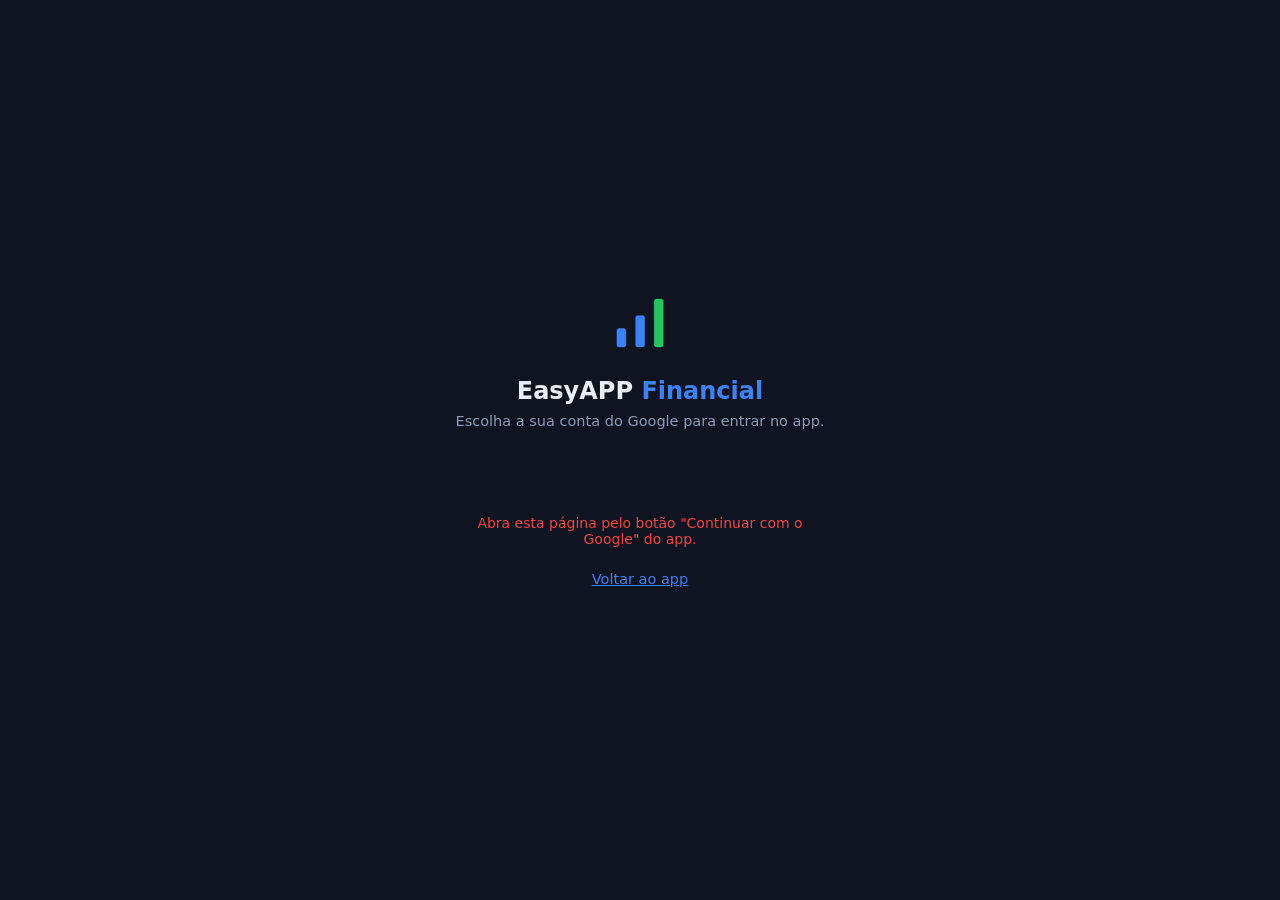
<file: entrar-google.html>
<!doctype html>
<html lang="pt-BR">
<head>
<meta charset="utf-8">
<meta name="viewport" content="width=device-width, initial-scale=1">
<meta name="robots" content="noindex">
<title>EasyAPP Financial · Entrar com o Google</title>
<link rel="icon" href="img/icone-192.png">
<style>
  :root{--bg:#0f1420;--card:#161d2c;--line:#2a3548;--tx:#e8edf7;--tx2:#8b99b5;--azul:#3b82f6;--verde:#22c55e;--verm:#ef4444}
  *{box-sizing:border-box}
  body{margin:0;min-height:100vh;display:flex;align-items:center;justify-content:center;background:var(--bg);color:var(--tx);
       font:16px -apple-system,system-ui,sans-serif;padding:24px 16px;text-align:center}
  .cx{width:min(380px,100%)}
  img{width:72px;height:72px;border-radius:18px;margin-bottom:14px}
  h1{font-size:24px;margin:0 0 6px}h1 i{color:var(--azul);font-style:normal}
  p{color:var(--tx2);margin:0 0 22px;font-size:14.5px;line-height:1.5}
  #gis{display:flex;justify-content:center;min-height:44px}
  .msg{font-size:14px;min-height:20px;margin-top:16px;color:var(--tx2)}.msg.erro{color:var(--verm)}
  a{color:var(--azul)}
</style>
</head>
<body>
<div class="cx">
  <img src="img/icone-192.png" alt="">
  <h1>EasyAPP <i>Financial</i></h1>
  <p>Escolha a sua conta do Google para entrar no app.</p>
  <div id="gis"></div>
  <div class="msg" id="msg">Carregando o Google…</div>
  <p style="margin-top:22px"><a href="#" id="voltar">Voltar ao app</a></p>
</div>
<script>
/* Login com o Google do app instalado (Android/iPhone). O app abre esta página
   no navegador com ?n=<hash do nonce>; o Google abre em nome de
   easyappfinancial.com.br (e não do endereço do Supabase). A identidade
   (id_token) volta para o app pelo endereço br.com.easyapp.financial://login;
   o app troca por uma sessão no Supabase com o nonce original, que nunca sai
   do aparelho (sem ele o id_token não serve para nada). */
var CLIENTE = '333765211962-dsa5itg6q3e0h6mb5qpuvsmouqf8mg00.apps.googleusercontent.com';
var VOLTA = 'br.com.easyapp.financial://login';
var n = new URLSearchParams(location.search).get('n') || '';
var msg = document.getElementById('msg');
function erro(t) { msg.textContent = t; msg.className = 'msg erro'; }
function voltar(q) { location.href = VOLTA + '?' + q; }
document.getElementById('voltar').onclick = function (e) { e.preventDefault(); voltar('error_description=' + encodeURIComponent('entrada cancelada')); };
if (!/^[0-9a-f]{64}$/.test(n)) erro('Abra esta página pelo botão "Continuar com o Google" do app.');
else {
  var sc = document.createElement('script');
  sc.src = 'https://accounts.google.com/gsi/client'; sc.async = true;
  sc.onerror = function () { erro('Não deu para carregar o Google. Confira a internet e tente de novo.'); };
  sc.onload = function () {
    try {
      google.accounts.id.initialize({ client_id: CLIENTE, nonce: n, ux_mode: 'popup', auto_select: false, itp_support: true, use_fedcm_for_button: true, use_fedcm_for_prompt: true,
        callback: function (r) {
          if (!r || !r.credential) return erro('O Google não confirmou. Tente de novo.');
          msg.className = 'msg'; msg.textContent = 'Voltando para o app…';
          voltar('gis=' + encodeURIComponent(r.credential));
        } });
      google.accounts.id.renderButton(document.getElementById('gis'), { type: 'standard', theme: 'outline', size: 'large', shape: 'pill',
        text: 'continue_with', logo_alignment: 'center', locale: 'pt-BR', width: 300 });
      google.accounts.id.prompt();
      msg.textContent = '';
    } catch (x) { erro('Não deu para abrir o Google: ' + x.message); }
  };
  document.head.appendChild(sc);
}
</script>
</body>
</html>
</file>
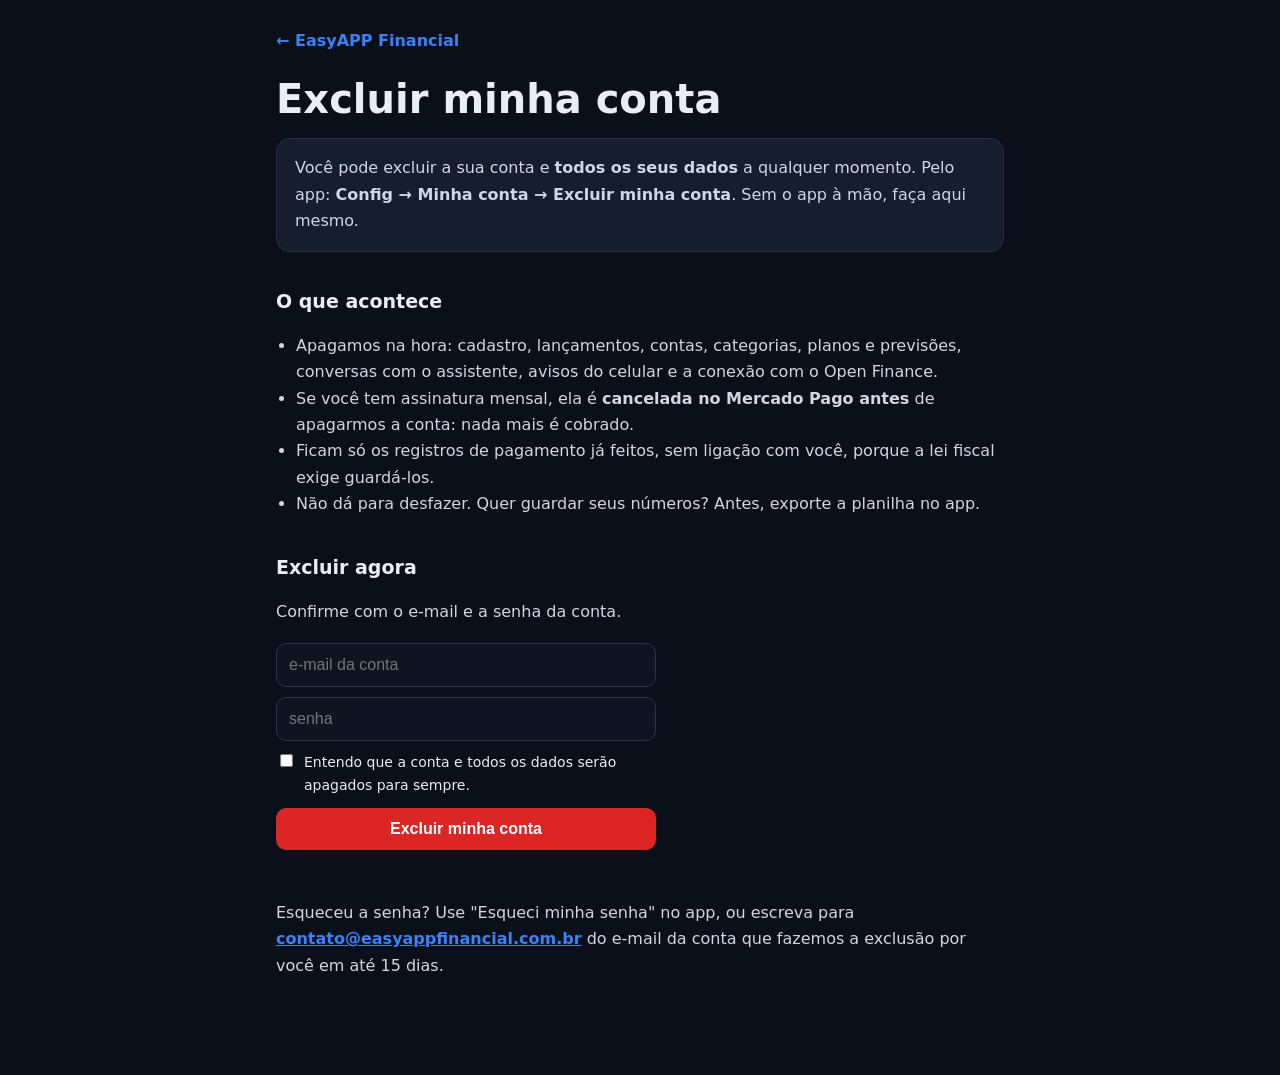
<file: excluir-conta.html>
<!doctype html>
<html lang="pt-BR">
<head>
<meta charset="utf-8">
<meta name="viewport" content="width=device-width, initial-scale=1">
<title>Excluir minha conta · EasyAPP</title>
<link rel="icon" href="img/icone-192.png">
<link rel="stylesheet" href="legal.css">
<style>
  form{display:grid;gap:10px;max-width:380px;margin:18px 0}
  input{padding:12px;border-radius:10px;border:1px solid #2a3548;background:#0f1420;color:inherit;font-size:16px}
  button{padding:12px;border-radius:10px;border:0;background:#dc2626;color:#fff;font-weight:700;font-size:16px;cursor:pointer}
  button:disabled{opacity:.5}
  #msg{min-height:1.4em}
</style>
</head>
<body>
<main>
<a class="volta" href="./">← EasyAPP Financial</a>
<h1>Excluir minha conta</h1>

<p class="resumo">Você pode excluir a sua conta e <b>todos os seus dados</b> a qualquer momento. Pelo app: <b>Config → Minha conta →
Excluir minha conta</b>. Sem o app à mão, faça aqui mesmo.</p>

<h2>O que acontece</h2>
<ul>
  <li>Apagamos na hora: cadastro, lançamentos, contas, categorias, planos e previsões, conversas com o assistente,
    avisos do celular e a conexão com o Open Finance.</li>
  <li>Se você tem assinatura mensal, ela é <b>cancelada no Mercado Pago antes</b> de apagarmos a conta: nada mais é cobrado.</li>
  <li>Ficam só os registros de pagamento já feitos, sem ligação com você, porque a lei fiscal exige guardá-los.</li>
  <li>Não dá para desfazer. Quer guardar seus números? Antes, exporte a planilha no app.</li>
</ul>

<h2>Excluir agora</h2>
<p>Confirme com o e-mail e a senha da conta.</p>
<form id="f" autocomplete="on">
  <input id="m" type="email" placeholder="e-mail da conta" autocomplete="username" required>
  <input id="s" type="password" placeholder="senha" autocomplete="current-password" required>
  <label style="display:flex;gap:8px;align-items:flex-start;font-size:14px"><input id="ok" type="checkbox" style="width:auto;margin-top:3px">
    <span>Entendo que a conta e todos os dados serão apagados para sempre.</span></label>
  <button id="b" type="submit">Excluir minha conta</button>
  <div id="msg"></div>
</form>

<p>Esqueceu a senha? Use "Esqueci minha senha" no app, ou escreva para <b><span class="contato"></span></b> do e-mail da conta
que fazemos a exclusão por você em até 15 dias.</p>
</main>
<script src="legal.js"></script>
<script>
(function () {
  var URL_SB = 'https://nhngqhgxmrnqbcnklrwc.supabase.co', CHAVE = 'sb_publishable_SGsAAryHXSZjAuBFSZoYfQ_3D37nUeN';
  var msg = function (t, cor) { var e = document.getElementById('msg'); e.textContent = t; e.style.color = cor || '#f87171'; };
  document.getElementById('f').onsubmit = function (ev) {
    ev.preventDefault();
    var email = document.getElementById('m').value.trim().toLowerCase(), senha = document.getElementById('s').value;
    if (!document.getElementById('ok').checked) return msg('marque que entende que tudo será apagado');
    if (!confirm('Excluir a conta ' + email + ' e todos os dados? Não dá para desfazer.')) return;
    var b = document.getElementById('b'); b.disabled = true; msg('conferindo…', '#9ca3af');
    fetch(URL_SB + '/auth/v1/token?grant_type=password', { method: 'POST',
      headers: { apikey: CHAVE, 'Content-Type': 'application/json' }, body: JSON.stringify({ email: email, password: senha }) })
    .then(function (r) { return r.json(); }).then(function (d) {
      if (!d.access_token) throw new Error('e-mail ou senha não conferem');
      msg('excluindo…', '#9ca3af');
      return fetch(URL_SB + '/functions/v1/conta', { method: 'POST',
        headers: { apikey: CHAVE, Authorization: 'Bearer ' + d.access_token, 'Content-Type': 'application/json' },
        body: JSON.stringify({ acao: 'excluir', senha: senha }) }).then(function (r) { return r.json(); });
    }).then(function (r) {
      if (!r || !r.ok) throw new Error((r && r.erro) || 'não consegui excluir agora; tente de novo');
      document.getElementById('f').innerHTML = '<p style="color:#4ade80"><b>Pronto: a conta e todos os dados foram excluídos.</b> ' +
        'Se tinha o app instalado, pode desinstalar.</p>';
    }).catch(function (x) { b.disabled = false; msg(x.message); });
  };
})();
</script>
</body>
</html>
</file>
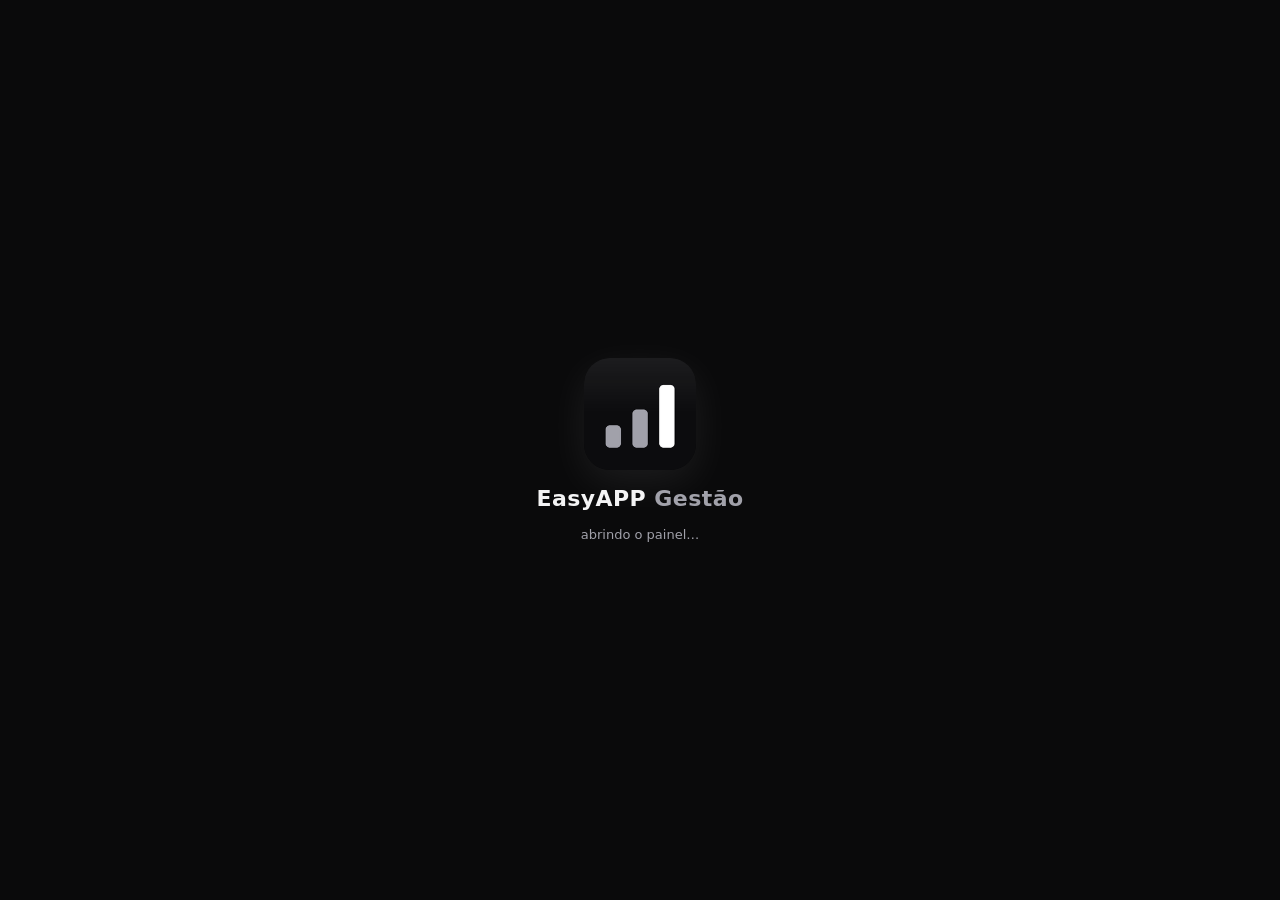
<file: gestao.html>
<!doctype html>
<html lang="pt-BR">
<head>
<meta charset="utf-8">
<meta name="viewport" content="width=device-width, initial-scale=1, viewport-fit=cover">
<meta name="robots" content="noindex, nofollow">
<title>EasyAPP Gestão</title>
<link rel="icon" href="img/gestao-192.png?v=3">
<link rel="apple-touch-icon" href="img/gestao-180.png?v=3">
<meta name="theme-color" content="#0a0a0b">
<link rel="manifest" href="gestao.webmanifest">
<meta name="apple-mobile-web-app-capable" content="yes">
<meta name="mobile-web-app-capable" content="yes">
<meta name="apple-mobile-web-app-status-bar-style" content="black-translucent">
<meta name="apple-mobile-web-app-title" content="Gestão">
<style>
  /* tema premium: preto e grafite, destaque prata (o Financial é azul-marinho) */
  :root{--bg:#0a0a0b;--card:#141416;--line:#27272a;--tx:#f4f4f5;--tx2:#a1a1aa;--azul:#d4d4d8;--sobre:#0a0a0b;--verde:#22c55e;--verm:#ef4444;--amb:#fbbf24}
  *{box-sizing:border-box}
  body{margin:0;background:var(--bg);color:var(--tx);font:15px -apple-system,system-ui,sans-serif;
       padding:calc(16px + env(safe-area-inset-top)) 16px 40px}
  .cx{max-width:1100px;margin:0 auto}
  h1{font-size:22px;margin:0}h1 i{color:var(--azul);font-style:normal}
  h2{font-size:13px;text-transform:uppercase;letter-spacing:.06em;color:var(--tx2);margin:26px 0 10px;font-weight:600}
  .topo{display:flex;align-items:center;justify-content:space-between;gap:12px;margin-bottom:6px}
  .sub{color:var(--tx2);font-size:12.5px}
  .lk{background:none;border:0;color:var(--azul);font-size:14px;cursor:pointer;padding:6px 0}
  .grade{display:grid;grid-template-columns:repeat(auto-fill,minmax(165px,1fr));gap:10px}
  .k{background:var(--card);border:1px solid var(--line);border-radius:14px;padding:12px 14px}
  .k b{display:block;font-size:22px;white-space:nowrap;font-variant-numeric:tabular-nums;margin-top:2px}
  .k span{font-size:12px;color:var(--tx2)}
  .k small{display:block;font-size:11.5px;color:var(--tx2);margin-top:2px}
  .k.v b{color:var(--verde)}.k.a b{color:var(--amb)}.k.r b{color:var(--verm)}
  .filtro button{background:var(--bg);border:1px solid var(--line);color:var(--tx2);border-radius:20px;padding:6px 12px;font-size:13px;cursor:pointer}
  .filtro button.on{background:var(--azul);border-color:var(--azul);color:var(--sobre)}
  .filtro{display:flex;gap:6px;flex-wrap:wrap;align-items:center;margin-bottom:10px}
  .filtro input{flex:1;min-width:180px;padding:9px 12px;border-radius:10px;border:1px solid var(--line);background:var(--card);color:var(--tx);font-size:14px}
  .tab{background:var(--card);border:1px solid var(--line);border-radius:14px;overflow-x:auto}
  table{width:100%;border-collapse:collapse;font-size:13px;min-width:860px}
  th,td{text-align:left;padding:9px 10px;border-bottom:1px solid var(--line);white-space:nowrap}
  th{color:var(--tx2);font-weight:600;font-size:12px;position:sticky;top:0;background:var(--card)}
  td.n{text-align:right;font-variant-numeric:tabular-nums}th.n{text-align:right}
  tr:last-child td{border-bottom:0}
  .tag{display:inline-block;padding:2px 8px;border-radius:10px;font-size:11.5px;background:var(--bg);border:1px solid var(--line)}
  .tag.mensal,.tag.anual{border-color:var(--verde);color:var(--verde)}.tag.teste{border-color:var(--azul);color:var(--azul)}
  .tag.cortesia,.tag.cortesia_app{border-color:var(--amb);color:var(--amb)}.tag.vencida,.tag.pendente{border-color:var(--verm);color:var(--verm)}
  .zap{color:var(--verde);text-decoration:none}
  .mini{background:var(--bg);border:1px solid var(--line);color:var(--tx);border-radius:8px;padding:4px 8px;font-size:12px;cursor:pointer;margin-left:4px}
  .form{background:var(--card);border:1px solid var(--line);border-radius:14px;padding:14px;display:grid;grid-template-columns:repeat(auto-fill,minmax(150px,1fr));gap:10px;align-items:end}
  .form label{font-size:12px;color:var(--tx2);display:block;margin-bottom:4px}
  .form input,.form select{width:100%;padding:9px 10px;border-radius:9px;border:1px solid var(--line);background:var(--bg);color:var(--tx);font-size:14px}
  .form button{padding:10px;border:0;border-radius:9px;background:var(--azul);color:var(--sobre);font-weight:700;cursor:pointer}
  /* gráficos: um por assunto */
  .graficos{display:grid;grid-template-columns:repeat(auto-fill,minmax(300px,1fr));gap:10px}
  .gr{background:var(--card);border:1px solid var(--line);border-radius:14px;padding:12px 14px 10px;min-width:0}
  .grt{display:flex;justify-content:space-between;align-items:baseline;gap:8px}
  .grt h3{margin:0;font-size:13px;font-weight:600;color:var(--tx2)}
  .grt b{font-size:18px;white-space:nowrap;font-variant-numeric:tabular-nums}
  .grn{font-size:11.5px;color:var(--tx2);margin-top:2px}
  .cols{display:flex;gap:2px;height:110px;margin-top:10px;position:relative;border-bottom:1px solid var(--line)}
  .cols .c{flex:1;min-width:0;display:flex;flex-direction:column;cursor:pointer;position:relative;z-index:1}
  .cols .c:hover{background:rgba(255,255,255,.04)}
  .cols .p{display:flex;align-items:flex-end;justify-content:center}
  .cols .n{display:flex;align-items:flex-start;justify-content:center}
  .cols i{display:block;width:100%;max-width:26px;min-height:1px;opacity:.75}
  .cols .p i{border-radius:4px 4px 0 0}.cols .n i{border-radius:0 0 4px 4px}
  .cols .c.at i{opacity:1}
  .cols.linha svg{position:absolute;inset:0;width:100%;height:100%;overflow:visible}
  .xs{display:flex;gap:2px;margin-top:4px}
  .xs span{flex:1;min-width:0;text-align:center;font-size:10px;color:var(--tx2);white-space:nowrap;overflow:visible}
  #dica{position:fixed;display:none;z-index:20;pointer-events:none;background:#0f0f11;border:1px solid var(--line);color:var(--tx);
        font-size:12.5px;padding:6px 9px;border-radius:8px;white-space:nowrap;font-variant-numeric:tabular-nums;box-shadow:0 4px 14px rgba(0,0,0,.4)}
  @media(max-width:600px){.graficos{grid-template-columns:1fr}}
  .ok-msg{color:var(--verde);font-size:13px;margin-top:8px;min-height:18px}
  .form.ed{border-color:var(--amb)}
  .form button.sec{background:var(--bg);border:1px solid var(--line);color:var(--tx)}
  /* log da pessoa */
  .fundo{position:fixed;inset:0;background:rgba(0,0,0,.6);display:flex;justify-content:center;align-items:flex-start;
         padding:calc(20px + env(safe-area-inset-top)) 12px 20px;z-index:10;overflow-y:auto}
  .janela{background:var(--card);border:1px solid var(--line);border-radius:16px;width:100%;max-width:720px;padding:16px}
  .janela .topo h3{margin:0;font-size:17px}
  .ev{display:flex;gap:10px;padding:9px 2px;border-bottom:1px solid var(--line);font-size:13.5px;align-items:baseline}
  .ev:last-child{border-bottom:0}
  .ev time{flex:none;width:118px;color:var(--tx2);font-size:12px;font-variant-numeric:tabular-nums}
  .ev .tag{flex:none;width:86px;text-align:center}
  .ev span.t{flex:1;min-width:0;overflow-wrap:anywhere}
  .tag.conta,.tag.acesso{border-color:var(--azul);color:var(--azul)}.tag.pagamento,.tag.credito{border-color:var(--verde);color:var(--verde)}
  .tag.voucher,.tag.gestao{border-color:var(--amb);color:var(--amb)}.tag.banco{border-color:#a78bfa;color:#a78bfa}
  @media(max-width:600px){.ev{flex-wrap:wrap}.ev time{width:auto}.ev span.t{flex-basis:100%}}
  /* janela de dar cortesia / créditos */
  .janela.peq{max-width:440px;margin-top:8vh}
  .janela .quem{color:var(--tx2);font-size:13px;margin:4px 0 14px}
  .janela .rot{font-size:12px;color:var(--tx2);margin:14px 0 6px}
  .opcs{display:grid;gap:8px}
  .opc{display:block;text-align:left;width:100%;background:var(--bg);border:1px solid var(--line);border-radius:12px;padding:11px 12px;color:var(--tx);cursor:pointer;font:inherit}
  .opc b{display:block;font-size:14.5px}.opc small{display:block;color:var(--tx2);font-size:12.5px;margin-top:2px}
  .opc.on{border-color:var(--amb);box-shadow:0 0 0 1px var(--amb)}
  .chips{display:flex;gap:6px;flex-wrap:wrap;align-items:center}
  .chip{background:var(--bg);border:1px solid var(--line);color:var(--tx);border-radius:20px;padding:7px 13px;font-size:13.5px;cursor:pointer}
  .chip.on{background:var(--azul);border-color:var(--azul);color:var(--sobre)}
  .chips input{width:110px;padding:7px 10px;border-radius:20px;border:1px solid var(--line);background:var(--bg);color:var(--tx);font-size:13.5px}
  .bts{display:flex;justify-content:flex-end;gap:8px;margin-top:18px}
  .bts button{padding:10px 16px;border-radius:10px;border:0;font-weight:700;cursor:pointer;font-size:14px}
  .fa-grid{display:grid;grid-template-columns:1fr 1fr;gap:12px;margin-top:12px}
  .fa span{display:block;font-size:12px;color:var(--tx2);margin-bottom:5px}
  .fa input,.fa select{width:100%;box-sizing:border-box;padding:10px 12px;border-radius:10px;border:1px solid var(--line);background:var(--bg);color:var(--tx);font-size:14px;color-scheme:dark}
  .fa.full{grid-column:1/-1}
  .fa-sit{display:flex;gap:6px;flex-wrap:wrap}.fa-sit button{flex:1;min-width:90px;padding:9px 8px;border-radius:10px;border:1px solid var(--line);background:var(--bg);color:var(--tx2);font-size:13px;cursor:pointer}
  .fa-sit button.on{color:#fff;border-color:transparent}
  .fa-ok{margin-top:14px;width:100%;padding:12px;border:0;border-radius:12px;background:var(--azul);color:var(--sobre);font-size:15px;font-weight:600;cursor:pointer}
  .emp{background:var(--card);border:1px solid var(--line);border-radius:14px;margin-bottom:12px;overflow:hidden}
  .emp-cab{display:flex;align-items:center;gap:10px;flex-wrap:wrap;padding:12px 14px;border-bottom:1px solid var(--line)}
  .emp-cab .nm{font-size:15px;font-weight:600}.emp-cab .meta{color:var(--tx2);font-size:12.5px;flex:1;min-width:180px}
  .emp-cab .acoes{display:flex;gap:4px;flex-wrap:wrap}
  .pes{display:grid;grid-template-columns:16px minmax(0,1fr) auto;gap:2px 10px;align-items:center;padding:9px 14px;border-bottom:1px solid var(--line);font-size:13.5px}
  .pes:last-child{border-bottom:0}.pes .nm{overflow:hidden;text-overflow:ellipsis;white-space:nowrap}
  .pes .pp{color:var(--tx2);font-size:12px;grid-column:2}.pes .vs{text-align:right;color:var(--tx2);font-size:12.5px;white-space:nowrap;grid-row:1/3;grid-column:3}
  .aviso-push{display:flex;align-items:center;gap:10px;flex-wrap:wrap;margin:10px 0 4px;padding:10px 14px;border:1px solid var(--line);border-radius:12px;background:var(--card);font-size:13px}
  @media (max-width:560px){.fa-grid{grid-template-columns:1fr}}
  .bts .sim{background:var(--azul);color:var(--sobre)}.bts .nao{background:var(--bg);border:1px solid var(--line);color:var(--tx)}
  .bts button:disabled{opacity:.6;cursor:default}
  .zona{border:1px solid var(--line);border-radius:12px;padding:12px;margin-top:12px}
  .zona h4{margin:0 0 4px;font-size:14.5px}.zona p{margin:0 0 10px;color:var(--tx2);font-size:12.5px;line-height:1.45}
  .zona.perigo{border-color:rgba(239,68,68,.5)}.zona.perigo h4{color:var(--verm)}
  .zona label.ck{display:flex;gap:8px;align-items:center;font-size:13px;margin-bottom:10px;cursor:pointer}
  .zona input[type=email]{width:100%;padding:9px 10px;border-radius:9px;border:1px solid var(--line);background:var(--bg);color:var(--tx);font-size:14px;margin-bottom:10px}
  .zona button{padding:9px 14px;border-radius:10px;border:0;font-weight:700;cursor:pointer;font-size:13.5px;background:var(--amb);color:#1a1300}
  .zona.perigo button{background:var(--verm);color:#fff}
  .zona button:disabled{opacity:.45;cursor:default}
  .janela .resumo{font-size:13px;color:var(--tx2);margin-top:12px;min-height:18px}
  /* abertura: a logo grande no meio, some quando os dados chegam */
  #abertura{position:fixed;inset:0;z-index:50;background:var(--bg);display:flex;flex-direction:column;align-items:center;justify-content:center;gap:16px;transition:opacity .45s}
  #abertura img{width:112px;height:112px;border-radius:26px;box-shadow:0 12px 40px rgba(255,255,255,.08);animation:pulsa 1.6s ease-in-out infinite}
  #abertura b{font-size:22px;letter-spacing:.02em}#abertura b i{color:var(--azul);font-style:normal}
  #abertura small{color:var(--tx2);font-size:13px}
  #abertura.some{opacity:0;pointer-events:none}
  @keyframes pulsa{0%,100%{transform:scale(1)}50%{transform:scale(1.05)}}
  h1 img{width:30px;height:30px;border-radius:8px;vertical-align:-7px;margin-right:9px}
  /* a logo do app: as três barrinhas, que de tempos em tempos sobem de novo como na abertura */
  h1 em,#abertura b em{color:#a1a1aa;font-style:normal}
  .lg3{display:inline-flex;align-items:flex-end;gap:3px;height:24px;margin-right:10px;vertical-align:-3px}
  .lg3 i{display:block;width:7px;border-radius:2px;transform-origin:bottom;animation:lgNasce .6s cubic-bezier(.34,1.56,.64,1) both,lgSobe 9s cubic-bezier(.34,1.56,.64,1) 3s infinite}
  .lg3 i:nth-child(1){height:10px;background:#a1a1aa;animation-delay:.05s,3.05s}
  .lg3 i:nth-child(2){height:17px;background:#a1a1aa;animation-delay:.18s,3.18s}
  .lg3 i:nth-child(3){height:24px;background:#ffffff;animation-delay:.31s,3.31s}
  @keyframes lgNasce{from{transform:scaleY(0);opacity:0}to{transform:scaleY(1);opacity:1}}
  @keyframes lgSobe{0%{transform:scaleY(1)}5%{transform:scaleY(.1)}12%{transform:scaleY(1)}100%{transform:scaleY(1)}}
  @media (prefers-reduced-motion:reduce){.lg3 i{animation:none}}
  .abas{display:flex;gap:6px;margin:14px 0 4px;border-bottom:1px solid var(--line);overflow-x:auto}
  .abas button{background:none;border:0;border-bottom:2px solid transparent;color:var(--tx2);padding:10px 14px;font-size:14.5px;font-weight:600;cursor:pointer;white-space:nowrap}
  .abas button.on{color:var(--tx);border-bottom-color:var(--azul)}
  /* menu lateral por grupos; no celular vira gaveta (☰) */
  .shell{display:grid;grid-template-columns:236px minmax(0,1fr);gap:28px;max-width:1340px;margin:0 auto}
  .cx:has(.shell){max-width:none}
  .lado{position:sticky;top:16px;align-self:start;max-height:calc(100vh - 32px);overflow:auto;display:flex;flex-direction:column;gap:2px;padding-right:12px;border-right:1px solid var(--line)}
  .lado .marca{display:flex;align-items:center;font-weight:700;font-size:17px;padding:4px 8px 10px}.lado .marca em{color:#a1a1aa;font-style:normal;margin-left:5px}
  .lado .g{font-size:10.5px;letter-spacing:.12em;text-transform:uppercase;color:var(--tx2);padding:16px 10px 5px;font-weight:600}
  .lado a{display:flex;align-items:center;gap:10px;padding:8px 10px;border-radius:9px;color:#d4d4d8;font-size:14px;cursor:pointer;user-select:none}
  .lado a:hover{background:#18181b}.lado a.on{background:#232326;color:#fff}
  .lado a.sub{padding:6px 10px 6px 40px;font-size:13px;color:var(--tx2)}.lado a.sub.on{color:#fff;background:none;font-weight:600}
  .lado .n{margin-left:auto;font-style:normal;font-size:11px;color:var(--amb);font-variant-numeric:tabular-nums}
  .corpo{min-width:0}
  .ic{width:20px;height:20px;border-radius:6px;flex:none;display:inline-flex;align-items:flex-end;justify-content:center;gap:1.5px;padding:0 0 4px}
  .ic i{display:block;width:3.2px;border-radius:1px}.ic.s{align-items:center;padding:0;font-size:13px;color:var(--tx2)}
  .lado .pe{margin-top:auto;padding:18px 10px 4px;font-size:11.5px;color:var(--tx2);line-height:1.6}.lado .pe .lk{font-size:12.5px;padding:0}
  .pag-t{font-size:22px;margin:4px 0 16px;display:flex;align-items:center;gap:10px;flex-wrap:wrap}.pag-t small{font-size:15px;color:var(--tx2);font-weight:500}
  .lnk{display:flex;align-items:center;gap:10px;padding:10px 14px;border-bottom:1px solid var(--line);font-size:13.5px}.lnk:last-child{border-bottom:0}
  .lnk>div{flex:1}.lnk .t{font-weight:600}.lnk .u{color:var(--tx2);font-size:12.5px;overflow:hidden;text-overflow:ellipsis;white-space:nowrap;user-select:all}
  .lnk .acoes{display:flex;gap:4px;flex:none}
  .topo-m{display:none}.veu{display:none}
  @media (max-width:860px){
    .shell{grid-template-columns:1fr;gap:0}
    .lado{position:fixed;inset:0 auto 0 0;width:272px;max-height:none;align-self:stretch;height:100%;background:var(--bg);z-index:40;padding:calc(16px + env(safe-area-inset-top)) 12px 16px;transform:translateX(-105%);transition:transform .2s;border-right:1px solid var(--line)}
    body.menu .lado{transform:none}body.menu .veu{display:block;position:fixed;inset:0;background:rgba(0,0,0,.55);z-index:39}
    .topo-m{display:flex;align-items:center;gap:12px;margin:0 0 4px}.topo-m b{font-size:16px}.topo-m b small{color:var(--tx2);font-weight:500}
    .pag{display:none}
  }
  /* saldo da IA: o número grande, o medidor e quanto dura */
  .heroi{background:var(--card);border:1px solid var(--line);border-radius:16px;padding:16px 18px;display:grid;grid-template-columns:1.2fr 1fr;gap:18px;align-items:center}
  .heroi .rot{font-size:12px;color:var(--tx2);text-transform:uppercase;letter-spacing:.05em}
  .heroi .num{font-size:40px;font-weight:800;line-height:1.1;margin:4px 0;font-variant-numeric:tabular-nums}
  .heroi .num.r{color:var(--verm)}.heroi .num.v{color:var(--verde)}
  .heroi .sub2{color:var(--tx2);font-size:13px}
  .medidor{height:12px;border-radius:7px;background:var(--bg);border:1px solid var(--line);overflow:hidden;margin:10px 0 6px}
  .medidor i{display:block;height:100%;border-radius:6px}
  .heroi form,.heroi .acoes{display:grid;gap:8px}
  .heroi input{width:100%;padding:9px 10px;border-radius:9px;border:1px solid var(--line);background:var(--bg);color:var(--tx);font-size:14px}
  .heroi button{padding:10px;border:0;border-radius:9px;background:var(--azul);color:var(--sobre);font-weight:700;cursor:pointer}
  .heroi button.sec{background:var(--bg);border:1px solid var(--line);color:var(--tx)}
  @media(max-width:700px){.heroi{grid-template-columns:1fr}.heroi .num{font-size:34px}}
  .ranking{background:var(--card);border:1px solid var(--line);border-radius:14px;padding:10px 14px}
  .ranking .lin{display:grid;grid-template-columns:minmax(0,1.3fr) 2fr auto;gap:10px;align-items:center;padding:7px 0;border-bottom:1px solid var(--line);font-size:13px}
  .ranking .lin:last-child{border-bottom:0}
  .ranking .lin span{overflow:hidden;text-overflow:ellipsis;white-space:nowrap}
  .ranking .bar{height:10px;background:var(--bg);border-radius:5px;overflow:hidden}.ranking .bar i{display:block;height:100%;background:var(--azul);border-radius:0 4px 4px 0}
  .ranking b{font-variant-numeric:tabular-nums;white-space:nowrap}
  .rodape{margin-top:28px;padding-top:12px;border-top:1px solid var(--line);color:var(--tx2);font-size:12px;text-align:center}
  /* login */
  .login{max-width:360px;margin:12vh auto 0}
  .login p{color:var(--tx2);font-size:14px;margin:6px 0 20px}
  .login input{width:100%;margin-bottom:10px;padding:13px;border-radius:12px;border:1px solid var(--line);background:var(--card);color:var(--tx);font-size:16px}
  .login button{width:100%;padding:14px;border:0;border-radius:12px;background:var(--azul);color:var(--sobre);font-size:16px;font-weight:600;cursor:pointer}
  .msg{font-size:14px;min-height:20px;margin-top:10px;color:var(--verm)}
</style>
</head>
<body>
<div id="abertura"><img src="img/gestao-192.png?v=3" alt=""><b>EasyAPP <em>Gestão</em></b><small>abrindo o painel…</small></div>
<div class="cx" id="cx"></div>
<script src="gestao-testes.js?v=3.2.1"></script>
<script>
/* Gestão do EasyAPP: só para o dono. A página não tem dado nenhum; os números
   vêm da função "gestao", que confere o e-mail de quem entrou. A chave abaixo
   é a pública do app. A sessão fica só nesta aba (sessionStorage). */
var URL_SB = 'https://nhngqhgxmrnqbcnklrwc.supabase.co';
var CHAVE = 'sb_publishable_SGsAAryHXSZjAuBFSZoYfQ_3D37nUeN';
var cx = document.getElementById('cx');
var DADOS = null, FILTRO = 'todos', BUSCA = '';
var EDITANDO = null;   // voucher aberto no formulário para editar (null = criar novo)
var LOG = null, LOG_FILTRO = 'todos';   // log da pessoa aberta na janela
// versão deste painel: suba a cada publicação (aparece no rodapé e no login)
var VERSAO_PAINEL = '1.30.0 · 09/11/2026';
var ABERTO_EM = Date.now();
/* O navegador guarda a página (o GitHub Pages manda guardar 10 min, e o painel
   instalado na tela de início segura mais). Ao abrir, confere a versão da
   página no servidor; se for outra, recarrega uma vez sem a cópia guardada. */
(function () {
  var minha = VERSAO_PAINEL;
  fetch(location.pathname + '?x=' + Date.now(), { cache: 'no-store' }).then(function (r) { return r.text(); }).then(function (t) {
    var m = t.match(/VERSAO_PAINEL = '([^']+)'/), nova = m && m[1];
    if (!nova || nova === minha) return;
    var ja = ''; try { ja = sessionStorage.getItem('gestao:recarregou') || ''; } catch (e) {}
    if (ja === nova) return;                          // já tentou: não fica em laço
    try { sessionStorage.setItem('gestao:recarregou', nova); } catch (e) {}
    location.replace(location.pathname + '?v=' + encodeURIComponent(nova.split(' ')[0]));
  }).catch(function () {});
})();
function tirarAbertura() {
  var a = document.getElementById('abertura'); if (!a || a.classList.contains('some')) return;
  setTimeout(function () { a.classList.add('some'); setTimeout(function () { a.remove(); }, 500); }, Math.max(0, 2600 - (Date.now() - ABERTO_EM)));   // a logo fica um tempo na tela (pedido do Rodrigo)
}
var ABA = (function () { try { return localStorage.getItem('gestao:aba') || 'geral'; } catch (e) { return 'geral'; } })();
// Menu de cima: Grupo (todos os apps somados) › Financial (com as abas dele) › uma página por app da fábrica.
// App novo na fábrica (fabrica_apps) aparece sozinho no menu, com a mesma página.
var SECAO = (function () { try { return localStorage.getItem('gestao:secao') || 'grupo'; } catch (e) { return 'grupo'; } })();
if (ABA === 'apps' || ABA === 'ia') ABA = 'geral';
var FAMILIA = { milterras: 'exclusivo', golden: 'exclusivo' };   // apps de um cliente só (marca dele); o resto é escalável
function familia(pasta) { return FAMILIA[pasta] || 'escalável'; }
// quem tem submenu (hoje só o Financial) deixa a gaveta aberta para escolher a segunda opção
function trocarSecao(x) { if (x !== 'financial') document.body.classList.remove('menu'); TestePrimeiroAcesso.pause(); SECAO = x; try { localStorage.setItem('gestao:secao', x); } catch (e) {} desenhar(); window.scrollTo(0, 0); }
function trocarAba(a) { if (a === 'ia') return trocarSecao('ia'); document.body.classList.remove('menu'); TestePrimeiroAcesso.pause(); ABA = a; SECAO = 'financial'; try { localStorage.setItem('gestao:aba', a); localStorage.setItem('gestao:secao', 'financial'); } catch (e) {} desenhar(); window.scrollTo(0, 0); }
function rodape() { return '<div class="rodape">Painel de gestão · versão ' + VERSAO_PAINEL + '</div>'; }
var VERSAO = '';   // a do APK publicado no site (versao.json, copiado pelo publicar-site --apk)
fetch('versao.json', { cache: 'no-store' }).then(function (r) { return r.json(); })
  .then(function (v) { VERSAO = v.maior + '.' + v.menor + '.' + v.build; if (DADOS) desenhar(); }).catch(function () {});

function esc(s) { return String(s == null ? '' : s).replace(/[&<>"']/g, function (c) { return { '&': '&amp;', '<': '&lt;', '>': '&gt;', '"': '&quot;', "'": '&#39;' }[c]; }); }
function brl(n) { return 'R$ ' + Number(n || 0).toLocaleString('pt-BR', { minimumFractionDigits: 2, maximumFractionDigits: 2 }); }
function usd(n) { return 'US$ ' + Number(n || 0).toLocaleString('pt-BR', { minimumFractionDigits: 2, maximumFractionDigits: 2 }); }
function dt(s) { return s ? new Date(/^\d{4}-\d{2}-\d{2}$/.test(String(s)) ? s + 'T12:00:00' : s).toLocaleDateString('pt-BR', { day: '2-digit', month: '2-digit', year: '2-digit' }) : '—'; }
/* A sessão fica só nesta aba (sessionStorage), a não ser que, no código das
   duas etapas, a pessoa marque "lembrar neste aparelho": aí vai também para o
   localStorage por 30 dias (só sessão já confirmada com o código). Sair apaga. */
/* Biometria do aparelho (digital/rosto) para abrir o painel lembrado. Usa o
   autenticador do próprio celular/computador (WebAuthn): a biometria nunca sai
   do aparelho. É uma trava local - a proteção forte continua sendo senha +
   código a cada 30 dias. */
var b64u = function (buf) { return btoa(String.fromCharCode.apply(null, new Uint8Array(buf))).replace(/\+/g, '-').replace(/\//g, '_').replace(/=+$/, ''); };
var deB64u = function (s) { s = s.replace(/-/g, '+').replace(/_/g, '/'); while (s.length % 4) s += '='; return Uint8Array.from(atob(s), function (c) { return c.charCodeAt(0); }); };
function bioDisponivel() {
  return window.PublicKeyCredential && PublicKeyCredential.isUserVerifyingPlatformAuthenticatorAvailable
    ? PublicKeyCredential.isUserVerifyingPlatformAuthenticatorAvailable().catch(function () { return false; }) : Promise.resolve(false);
}
function cadastrarBio() {
  var rnd = function (n) { return crypto.getRandomValues(new Uint8Array(n)); };
  return navigator.credentials.create({ publicKey: {
    challenge: rnd(32), rp: { name: 'EasyAPP Gestão' },
    user: { id: rnd(16), name: 'gestao', displayName: 'Painel EasyAPP' },
    pubKeyCredParams: [{ type: 'public-key', alg: -7 }, { type: 'public-key', alg: -257 }],
    authenticatorSelection: { authenticatorAttachment: 'platform', userVerification: 'required', residentKey: 'discouraged' },
    timeout: 60000 } }).then(function (c) { localStorage.setItem('gestao:bio', b64u(c.rawId)); });
}
function destravarBio() {
  var id = localStorage.getItem('gestao:bio');
  if (!id) return Promise.reject(new Error('sem biometria'));
  return navigator.credentials.get({ publicKey: {
    challenge: crypto.getRandomValues(new Uint8Array(32)), timeout: 60000, userVerification: 'required',
    allowCredentials: [{ type: 'public-key', id: deB64u(id), transports: ['internal'] }] } })
    .then(function (a) { if (!a || !(new Uint8Array(a.response.authenticatorData)[32] & 4)) throw new Error('biometria não confirmada'); window.BIO_OK = true; });
}
function telaBio(erro) {
  cx.innerHTML = '<div class="login"><h1><span class="lg3" aria-hidden="true"><i></i><i></i><i></i></span>EasyAPP <em>Gestão</em></h1>' +
    '<p>Use a digital ou o rosto para abrir o painel.</p><button id="b">Abrir com biometria</button>' +
    '<div class="msg" id="e">' + esc(erro || '') + '</div>' +
    '<button class="lk" id="outra" style="margin-top:10px;background:none;color:var(--azul);width:auto">Entrar com senha e código</button></div>' + rodape();
  tirarAbertura();
  var vai = function () { destravarBio().then(carregar).catch(function () { document.getElementById('e').textContent = 'não deu certo: tente de novo ou entre com senha e código'; }); };
  document.getElementById('b').onclick = vai;
  document.getElementById('outra').onclick = function () { sessao(null); telaLogin(); };
  vai();
}

function sessao(v) {
  try {
    if (v === undefined) {
      var s = JSON.parse(sessionStorage.getItem('gestao') || 'null');
      if (s) return s;
      var l = JSON.parse(localStorage.getItem('gestao:lembrar') || 'null');
      // a lembrada só vale depois da digital/rosto (destravarBio)
      if (l && l.lembrar_ate > Date.now() && window.BIO_OK) { sessionStorage.setItem('gestao', JSON.stringify(l)); return l; }
      if (!l || !(l.lembrar_ate > Date.now())) { localStorage.removeItem('gestao:lembrar'); localStorage.removeItem('gestao:bio'); }
      return null;
    }
    if (!v) { sessionStorage.removeItem('gestao'); localStorage.removeItem('gestao:lembrar'); localStorage.removeItem('gestao:bio'); return; }
    var antes = JSON.parse(sessionStorage.getItem('gestao') || 'null');
    if (v.lembrar_ate === undefined && antes && antes.lembrar_ate) v.lembrar_ate = antes.lembrar_ate;   // renovação do token
    sessionStorage.setItem('gestao', JSON.stringify(v));
    if (v.lembrar_ate > Date.now()) localStorage.setItem('gestao:lembrar', JSON.stringify(v));
  } catch (e) { return null; }
}

function telaLogin(erro) {
  cx.innerHTML = '<div class="login"><h1><span class="lg3" aria-hidden="true"><i></i><i></i><i></i></span>EasyAPP <em>Gestão</em></h1><p>Entre com o login de administrador.</p>' +
    '<input id="m" type="email" autocomplete="username" placeholder="e-mail">' +
    '<input id="s" type="password" autocomplete="current-password" placeholder="senha">' +
    '<button id="b">Entrar</button><div class="msg" id="e">' + esc(erro || '') + '</div></div>' + rodape();
  tirarAbertura();
  function vai() {
    var b = document.getElementById('b'); b.disabled = true;
    fetch(URL_SB + '/auth/v1/token?grant_type=password', {
      method: 'POST', headers: { apikey: CHAVE, 'Content-Type': 'application/json' },
      body: JSON.stringify({ email: document.getElementById('m').value.trim(), password: document.getElementById('s').value })
    }).then(function (r) { return r.json(); }).then(function (d) {
      if (!d.access_token) throw new Error('e-mail ou senha não conferem');
      sessao({ at: d.access_token, rt: d.refresh_token, exp: Date.now() + (d.expires_in - 60) * 1000 });
      carregar();
    }).catch(function (x) { b.disabled = false; document.getElementById('e').textContent = x.message; });
  }
  document.getElementById('b').onclick = vai;
  document.getElementById('s').onkeydown = function (ev) { if (ev.key === 'Enter') vai(); };
}

/* Verificação em duas etapas (obrigatória no painel). Na primeira vez,
   cadastra um app autenticador (Google Authenticator, Microsoft Authenticator,
   1Password...) lendo o QR; depois, só o código de 6 dígitos a cada entrada. */
function authMfa(caminho, metodo, corpo) {
  return token().then(function (t) {
    return fetch(URL_SB + '/auth/v1/' + caminho, { method: metodo || 'GET',
      headers: { apikey: CHAVE, Authorization: 'Bearer ' + t, 'Content-Type': 'application/json' },
      body: corpo ? JSON.stringify(corpo) : undefined });
  }).then(function (r) { return r.text().then(function (x) {
    var d = {}; try { d = x ? JSON.parse(x) : {}; } catch (e) {}
    if (!r.ok) throw new Error(d.msg || d.message || d.error_description || ('erro ' + r.status));
    return d;
  }); });
}
function telaMfa(erro) {
  cx.innerHTML = '<div class="login"><h1><span class="lg3" aria-hidden="true"><i></i><i></i><i></i></span>EasyAPP <em>Gestão</em></h1><p class="sub">conferindo a verificação em duas etapas…</p></div>' + rodape();
  tirarAbertura();
  authMfa('user').then(function (u) {
    var f = (u.factors || []).filter(function (x) { return x.factor_type === 'totp' && x.status === 'verified'; })[0];
    if (f) return pedirCodigo(f.id, false, erro);
    // apaga tentativas de cadastro que não foram até o fim e cadastra de novo
    var soltos = (u.factors || []).filter(function (x) { return x.factor_type === 'totp' && x.status !== 'verified'; });
    return Promise.all(soltos.map(function (x) { return authMfa('factors/' + x.id, 'DELETE').catch(function () {}); }))
      .then(function () { return authMfa('factors', 'POST', { factor_type: 'totp', friendly_name: 'Painel EasyAPP ' + Date.now(), issuer: 'EasyAPP Gestão' }); })
      .then(function (n) { pedirCodigo(n.id, n.totp || {}, erro); });
  }).catch(function (x) { sessao(null); telaLogin(x.message); });
}
// o Supabase manda o QR como "data:image/svg+xml;utf-8,<svg ...>" cru: o "#"
// das cores corta o endereço e a imagem não aparece. Recodifica o SVG.
function qrSrc(q) {
  q = String(q || ''); var i = q.indexOf('<svg');
  if (i < 0) return q;
  return 'data:image/svg+xml;charset=utf-8,' + encodeURIComponent(q.slice(i));
}
function pedirCodigo(fatorId, novo, erro) {
  cx.innerHTML = '<div class="login"><h1><span class="lg3" aria-hidden="true"><i></i><i></i><i></i></span>EasyAPP <em>Gestão</em></h1>' +
    (novo
      ? '<p><b>Ative a verificação em duas etapas</b> (uma vez só). No celular, abra um app autenticador ' +
        '(Google Authenticator, Microsoft Authenticator...), toque em <b>+</b> e leia este QR:</p>' +
        '<div style="background:#fff;border-radius:12px;padding:10px;width:200px;margin:10px auto"><img alt="QR" style="width:180px;height:180px;display:block" src="' +
          esc(qrSrc(novo.qr_code)) + '"></div>' +
        // no celular, o QR fica na própria tela e o autenticador não consegue ler:
        // o botão entrega o cadastro direto ao app autenticador (endereço otpauth://)
        (novo.uri ? '<a href="' + esc(novo.uri) + '" style="display:block;text-align:center;background:var(--azul);color:var(--sobre);border-radius:12px;padding:13px;margin:10px 0;text-decoration:none;font-weight:700">' +
          '📲 Abrir no app autenticador deste celular</a>' : '') +
        '<p class="sub" style="word-break:break-all">Ou digite esta chave no app: <b id="chaveMfa">' + esc(novo.secret || '') + '</b> ' +
        '<button class="lk" id="copiaChave" style="background:none;color:var(--azul);width:auto;padding:0;margin:0">copiar</button></p>' +
        '<p>Depois digite o código de 6 dígitos que aparecer:</p>'
      : '<p>Digite o código de 6 dígitos do seu app autenticador.</p>') +
    '<input id="c" inputmode="numeric" maxlength="6" autocomplete="one-time-code" placeholder="000000" style="text-align:center;letter-spacing:6px;font-size:22px">' +
    '<label style="display:flex;gap:8px;align-items:center;font-size:14px;margin:4px 0 10px;justify-content:flex-start">' +
      '<input type="checkbox" id="lembrar" style="width:auto;margin:0"> Lembrar neste aparelho por 30 dias (abre com a digital ou o rosto)</label>' +
    '<button id="b">Confirmar</button><div class="msg" id="e">' + esc(erro || '') + '</div>' +
    '<button class="lk" id="sairMfa" style="margin-top:10px;background:none;color:var(--azul);width:auto">Sair</button></div>' + rodape();
  var c = document.getElementById('c'); c.focus();
  var cc = document.getElementById('copiaChave');
  if (cc) cc.onclick = function () {
    var k = (novo && novo.secret) || '';
    (navigator.clipboard ? navigator.clipboard.writeText(k) : Promise.reject()).then(function () { cc.textContent = 'copiada ✓'; })
      .catch(function () { cc.textContent = 'segure na chave para copiar'; });
  };
  // sem digital/rosto no aparelho, não dá para lembrar (abriria sem trava nenhuma)
  bioDisponivel().then(function (tem) { if (!tem) { var l = document.getElementById('lembrar'); if (l) l.closest('label').style.display = 'none'; } });
  document.getElementById('sairMfa').onclick = function () { sessao(null); telaLogin(); };
  function vai() {
    var cod = c.value.replace(/\D/g, ''); if (cod.length !== 6) { document.getElementById('e').textContent = 'o código tem 6 dígitos'; return; }
    var b = document.getElementById('b'); b.disabled = true;
    authMfa('factors/' + fatorId + '/challenge', 'POST', {}).then(function (ch) {
      return authMfa('factors/' + fatorId + '/verify', 'POST', { challenge_id: ch.id, code: cod });
    }).then(function (d) {
      if (!d.access_token) throw new Error('código não confere');
      var nova = { at: d.access_token, rt: d.refresh_token, exp: Date.now() + (d.expires_in - 60) * 1000, lembrar_ate: 0 };
      if (!document.getElementById('lembrar').checked) { sessao(nova); return carregar(); }
      // lembrar: primeiro cadastra a biometria; se a pessoa desistir, não lembra
      return cadastrarBio().then(function () {
        window.BIO_OK = true; nova.lembrar_ate = Date.now() + 30 * 864e5; sessao(nova); carregar();
      }).catch(function () { sessao(nova); carregar(); alert('Não cadastrei a biometria: o painel não vai ficar lembrado neste aparelho.'); });
    }).catch(function (x) { b.disabled = false; document.getElementById('e').textContent = /invalid|expired/i.test(x.message) ? 'código não confere ou venceu: confira e tente de novo' : x.message; });
  }
  document.getElementById('b').onclick = vai;
  c.onkeydown = function (ev) { if (ev.key === 'Enter') vai(); };
}

function token() {
  var s = sessao();
  if (!s) return Promise.reject(new Error(''));
  if (Date.now() < s.exp) return Promise.resolve(s.at);
  return fetch(URL_SB + '/auth/v1/token?grant_type=refresh_token', {
    method: 'POST', headers: { apikey: CHAVE, 'Content-Type': 'application/json' }, body: JSON.stringify({ refresh_token: s.rt })
  }).then(function (r) { return r.json(); }).then(function (d) {
    if (!d.access_token) throw new Error('entre de novo');
    sessao({ at: d.access_token, rt: d.refresh_token, exp: Date.now() + (d.expires_in - 60) * 1000 });
    return d.access_token;
  });
}

function carregar() {
  if (!sessao()) {
    var lembrada = null; try { lembrada = JSON.parse(localStorage.getItem('gestao:lembrar') || 'null'); } catch (e) {}
    if (lembrada && lembrada.lembrar_ate > Date.now() && localStorage.getItem('gestao:bio') && !window.BIO_OK) return telaBio();
    return telaLogin();
  }
  if (!DADOS) cx.innerHTML = '<p class="sub">carregando...</p>';
  token().then(function (t) {
    return fetch(URL_SB + '/functions/v1/gestao', {
      method: 'POST', headers: { apikey: CHAVE, Authorization: 'Bearer ' + t, 'Content-Type': 'application/json' }, body: '{}'
    });
  }).then(function (r) { return r.json().then(function (d) { return [r.status, d]; }); }).then(function (x) {
    if (x[1].mfa) return telaMfa();
    if (x[1].erro) { if (x[0] === 401 || x[0] === 403) sessao(null); return telaLogin(x[1].erro); }
    DADOS = x[1]; desenhar();
  }).catch(function (x) {
    // sem internet não é sessão inválida: não esquece o aparelho, só oferece tentar de novo
    if (x instanceof TypeError || /fetch|network|Failed/i.test(String(x && x.message))) {
      cx.innerHTML = '<div class="login"><p>Sem conexão com o servidor agora.</p><button id="denovo">Tentar de novo</button></div>' + rodape();
      tirarAbertura(); document.getElementById('denovo').onclick = carregar; return;
    }
    sessao(null); telaLogin(x.message);
  });
}

function acao(o) {
  return token().then(function (t) {
    return fetch(URL_SB + '/functions/v1/gestao', { method: 'POST',
      headers: { apikey: CHAVE, Authorization: 'Bearer ' + t, 'Content-Type': 'application/json' }, body: JSON.stringify(o) });
  }).then(function (r) { return r.json(); }).then(function (d) {
    if (d.mfa) { telaMfa(); return d; }
    if (d.erro) { alert(d.erro); return d; }
    carregar(); return d;
  });
}
// janela pequena para dar créditos ou cortesia (no lugar do prompt do navegador)
function janelaPeq(html) {
  fecharPeq();
  var f = document.createElement('div'); f.className = 'fundo'; f.id = 'fundoPeq';
  f.onclick = function (e) { if (e.target === f) fecharPeq(); };
  f.innerHTML = '<div class="janela peq">' + html + '</div>';
  document.body.appendChild(f);
  return f;
}
function fecharPeq() { var f = document.getElementById('fundoPeq'); if (f) f.remove(); }
document.addEventListener('keydown', function (e) { if (e.key === 'Escape') fecharPeq(); });
function pessoa(id) { return ((DADOS && DADOS.pessoas) || []).filter(function (p) { return p.id === id; })[0] || {}; }
function nomePlano(p) {
  return !p.plano ? 'sem plano' : { cortesia: 'cortesia completa', cortesia_app: 'cortesia só do app', teste: 'teste grátis',
    mensal: 'mensal', anual: 'anual' }[p.plano] + (p.status === 'vencida' ? ' (vencido)' : p.valido_ate ? ' até ' + dt(p.valido_ate) : '');
}
function chips(lista, atual, extra) {
  return '<div class="chips">' + lista.map(function (c) {
    return '<button type="button" class="chip' + (String(c[0]) === String(atual) ? ' on' : '') + '" data-v="' + c[0] + '">' + c[1] + '</button>';
  }).join('') + extra + '</div>';
}
function ligarChips(f, nome, aoMudar) {
  var bx = f.querySelector('[data-grupo="' + nome + '"]');
  bx.querySelectorAll('.chip').forEach(function (b) {
    b.onclick = function () {
      bx.querySelectorAll('.chip').forEach(function (x) { x.classList.toggle('on', x === b); });
      var i = bx.querySelector('input'); if (i) i.value = '';
      aoMudar(b.dataset.v);
    };
  });
  var i = bx.querySelector('input');
  if (i) i.oninput = function () {
    bx.querySelectorAll('.chip').forEach(function (x) { x.classList.remove('on'); });
    aoMudar(i.value.trim());
  };
}
function enviarPeq(f, corpo, ok) {
  var b = f.querySelector('.sim'); b.disabled = true; b.textContent = 'Salvando…';
  acao(corpo).then(function (d) {
    if (d && d.ok) { fecharPeq(); if (ok) setTimeout(function () { alert(ok); }, 50); }
    else { b.disabled = false; b.textContent = 'Tentar de novo'; }
  }).catch(function (e) { alert(e.message); b.disabled = false; b.textContent = 'Tentar de novo'; });
}

function darCreditos(id, nome) {
  var valor = '20';
  var f = janelaPeq('<div class="topo"><h3>Dar créditos do assistente</h3><button class="lk" onclick="fecharPeq()">fechar</button></div>' +
    '<div class="quem">' + esc(nome) + ' · ' + esc(nomePlano(pessoa(id))) + '</div>' +
    '<div class="rot">Quanto</div>' +
    '<div data-grupo="valor">' + chips([['10', 'R$ 10'], ['20', 'R$ 20'], ['50', 'R$ 50'], ['100', 'R$ 100']], valor,
      '<input inputmode="decimal" placeholder="outro valor">') + '</div>' +
    '<div class="resumo" id="pqRes"></div>' +
    '<div class="bts"><button class="nao" onclick="fecharPeq()">Cancelar</button><button class="sim">Dar créditos</button></div>');
  var num = function () { return Number(String(valor).replace(/\./g, '').replace(',', '.')); };
  var res = function () {
    var v = num();
    f.querySelector('#pqRes').textContent = v > 0 ? 'Vai somar ' + brl(v) + ' aos créditos que a pessoa já tem.' : 'Escolha um valor.';
    f.querySelector('.sim').disabled = !(v > 0);
  };
  ligarChips(f, 'valor', function (v) { valor = v; res(); });
  res();
  f.querySelector('.sim').onclick = function () { enviarPeq(f, { acao: 'dar_creditos', user_id: id, valor: num() }); };
}

function darCortesia(id, nome) {
  var p = pessoa(id);
  var tipo = p.plano === 'cortesia_app' ? 'cortesia_app' : 'cortesia', dias = '';
  var f = janelaPeq('<div class="topo"><h3>Dar cortesia</h3><button class="lk" onclick="fecharPeq()">fechar</button></div>' +
    '<div class="quem">' + esc(nome) + ' · hoje: ' + esc(nomePlano(p)) + '</div>' +
    '<div class="rot">Tipo</div><div class="opcs">' +
      '<button type="button" class="opc" data-t="cortesia"><b>⭐ Completa</b><small>App liberado e assistente sem cobrança (até o teto de segurança de R$ 300/mês).</small></button>' +
      '<button type="button" class="opc" data-t="cortesia_app"><b>📱 Só do app</b><small>App liberado. O assistente só funciona com créditos comprados.</small></button>' +
    '</div>' +
    '<div class="rot">Por quanto tempo</div>' +
    '<div data-grupo="dias">' + chips([['', 'Sem prazo'], ['7', '7 dias'], ['30', '30 dias'], ['90', '90 dias'], ['365', '1 ano']], dias,
      '<input inputmode="numeric" placeholder="outro (dias)">') + '</div>' +
    '<div class="resumo" id="pqRes"></div>' +
    '<div class="bts"><button class="nao" onclick="fecharPeq()">Cancelar</button><button class="sim">Dar cortesia</button></div>');
  var res = function () {
    f.querySelectorAll('.opc').forEach(function (b) { b.classList.toggle('on', b.dataset.t === tipo); });
    var n = parseInt(dias, 10), okDias = dias === '' || (n >= 1 && n <= 3650);
    var ate = n >= 1 ? new Date(Date.now() + n * 864e5).toLocaleDateString('pt-BR') : '';
    f.querySelector('#pqRes').textContent = !okDias ? 'Dias: de 1 a 3650 (ou sem prazo).'
      : (tipo === 'cortesia' ? 'Cortesia completa' : 'Cortesia só do app') + (ate ? ' até ' + ate + '.' : ', sem prazo.') +
        (p.plano && p.plano !== 'teste' && p.status !== 'vencida' ? ' Substitui o plano atual.' : '');
    f.querySelector('.sim').disabled = !okDias;
  };
  f.querySelectorAll('.opc').forEach(function (b) { b.onclick = function () { tipo = b.dataset.t; res(); }; });
  ligarChips(f, 'dias', function (v) { dias = v; res(); });
  res();
  f.querySelector('.sim').onclick = function () {
    enviarPeq(f, { acao: 'dar_cortesia', user_id: id, tipo: tipo, dias: dias ? parseInt(dias, 10) : null });
  };
}

// 🧩 Apps da fábrica (Mil Terras, Frota, Golden… no projeto easyapp-fabrica): empresas de todos os apps,
// assinatura e "abrir o app como o cliente" (o mesmo suporte do Financial, Termos de Uso seção 7).
// A função gestao repassa para a gestao-fabrica com o segredo FABRICA_SEGREDO.
var Fabrica = (function () {
  var dados = null, erro = null, carregando = false;
  var SIT = { teste: ['teste', 'var(--azul)'], ativa: ['ativa', 'var(--verde)'], suspensa: ['suspensa', 'var(--verm)'], cancelada: ['cancelada', 'var(--tx2)'] };
  function chamar(o) {
    return token().then(function (t) {
      return fetch(URL_SB + '/functions/v1/gestao', { method: 'POST',
        headers: { apikey: CHAVE, Authorization: 'Bearer ' + t, 'Content-Type': 'application/json' }, body: JSON.stringify(Object.assign({ acao: 'fabrica' }, o)) });
    }).then(function (r) { return r.json(); }).then(function (d) { if (d.mfa) telaMfa(); return d; });
  }
  function carregarApps() {
    if (carregando) return; carregando = true; erro = null;
    chamar({ op: 'listar' }).then(function (d) { carregando = false; if (d.erro) erro = d.erro; else dados = d.empresas || []; if (SECAO !== 'financial') desenhar(); else redesenharLado(); })
      .catch(function (e) { carregando = false; erro = e.message; if (SECAO !== 'financial') desenhar(); else redesenharLado(); });
  }
  var bola = function (on) { return '<span style="display:inline-block;width:9px;height:9px;border-radius:50%;margin-right:6px;vertical-align:0;background:' + (on ? 'var(--verde)' : '#52525b') + (on ? ';box-shadow:0 0 0 3px rgba(34,197,94,.18)' : '') + '"></span>'; };
  var PAPEL_P = { dono: 'administrador', gestor: 'gestor', usuario: 'usuário' };
  function quando(s) {
    if (!s) return 'nunca entrou';
    var m = Math.round((Date.now() - new Date(s)) / 60000);
    if (m < 60) return 'há ' + Math.max(1, m) + ' min';
    var d = new Date(s), hoje = new Date();
    return d.toDateString() === hoje.toDateString() ? 'hoje ' + d.toLocaleTimeString('pt-BR', { hour: '2-digit', minute: '2-digit' }) : dt(s);
  }
  function linha(e, i) {
    var s = SIT[e.situacao] || [e.situacao, 'var(--tx2)'];
    var venc = e.id ? (e.situacao === 'teste' ? 'teste até ' + dt(e.testeAte) : e.pagoAte ? 'pago até ' + dt(e.pagoAte) : '') : '';
    var ps = e.pessoas || [];
    return '<div class="emp"><div class="emp-cab"><span class="nm">' + esc(e.nome) + '</span>' +
      '<span style="color:' + (e.liberada ? s[1] : 'var(--verm)') + ';font-size:13px">' + s[0] + (e.liberada ? '' : ' (bloqueada)') + '</span>' +
      '<span class="meta">' + [venc, e.plano && e.plano !== 'teste' ? esc(e.plano) + (e.valorMensal ? ' · ' + brl(e.valorMensal) : '') : '', e.online ? '<b style="color:var(--verde)">' + e.online + ' conectado' + (e.online > 1 ? 's' : '') + '</b>' : ''].filter(Boolean).join(' · ') + '</span>' +
      '<span class="acoes"><button class="mini" onclick="Fabrica.pessoas(' + i + ')">📜 registro</button>' + '<button class="mini" onclick="Fabrica.abrir(' + i + ',this,\'leitura\')" title="Abrir a Gestão desta empresa só para ver">📱 ver no app ↗</button>' +
      (e.id ? '<button class="mini" style="color:var(--amb)" onclick="Fabrica.abrir(' + i + ',this,\'edicao\')" title="Abrir a Gestão desta empresa para ver e corrigir">✏️ corrigir no app ↗</button>' : '') +
      (e.id ? '<button class="mini" onclick="Fabrica.assinatura(' + i + ')">assinatura</button>' : '') + '</span></div>' +
      (ps.map(function (p, j) {
        var pode = e.id && (p.papel !== 'usuario' || p.ref);
        return '<div class="pes">' + bola(p.online) + '<span class="nm"><b>' + esc(p.nome || '—') + '</b>' + (p.codigo ? ' <small style="color:#8e8e96">código ' + esc(p.codigo) + '</small>' : '') + '</span>' +
          '<span class="vs">' + (p.online ? '<b style="color:var(--verde)">conectado</b>' : quando(p.visto)) + '</span><span class="pp">' + esc(PAPEL_P[p.papel] || p.papel) +
          (pode ? (p.papel === 'usuario' ? ' · <button class="lk" style="font-size:12.5px;padding:0" onclick="Fabrica.entrarComo(' + i + ',' + j + ',\'leitura\',this)">entrar como ↗</button>'
            : ' · <button class="lk" style="font-size:12.5px;padding:0" onclick="Fabrica.entrarComo(' + i + ',' + j + ',\'leitura\',this)">ver ↗</button> · <button class="lk" style="font-size:12.5px;padding:0;color:var(--amb)" onclick="Fabrica.entrarComo(' + i + ',' + j + ',\'edicao\',this)">corrigir ↗</button>') : '') + '</span></div>';
      }).join('') || '<div class="pes"><span></span><span class="pp">ninguém cadastrado</span></div>') + '</div>';
  }
  // pasta = um app só (página do app no menu); sem pasta = todos
  function html(pasta) {
    if (!dados && !erro) { setTimeout(carregarApps, 0); return '<h2>Apps da fábrica</h2><div class="sub">Carregando…</div>'; }
    if (erro) return '<h2>Apps da fábrica</h2><div class="sub" style="color:var(--verm)">' + esc(erro) + '</div><button class="lk" onclick="Fabrica.recarregar()">tentar de novo</button>';
    var todos = dados.map(function (e, i) { return [e, i]; }).filter(function (x) { return !pasta || x[0].app === pasta; });
    var lista = todos.map(function (x) { return x[0]; });
    var apps = []; lista.forEach(function (e) { if (apps.indexOf(e.appNome) < 0) apps.push(e.appNome); });
    var ativas = lista.filter(function (e) { return e.id && e.situacao === 'ativa'; });
    var exc = pasta && familia(pasta) === 'exclusivo';
    var h = '<div class="grade">' +
      (exc ? k('Contrato', ativas.length ? brl(ativas.reduce(function (a, e) { return a + (+e.valorMensal || 0); }, 0)) : '—', ativas.length ? 'por mês' : 'lance em "assinatura"', 'v')
        : k('Empresas', lista.length, pasta ? lista.filter(function (e) { return e.situacao === 'teste'; }).length + ' em teste' : apps.length + ' apps') + k('Pagantes', ativas.length, lista.filter(function (e) { return e.situacao === 'teste'; }).length + ' em teste', 'v') +
          k('Receita mensal', brl(ativas.reduce(function (a, e) { return a + (+e.valorMensal || 0); }, 0)), 'soma das ativas', 'v')) +
      k('Pessoas', lista.reduce(function (a, e) { return a + (e.pessoas || []).length; }, 0), lista.reduce(function (a, e) { return a + (+e.online || 0); }, 0) + ' conectadas agora') +
      k('Assistente no mês', brl(lista.reduce(function (a, e) { return a + (+e.iaCustoMes || 0); }, 0)), lista.reduce(function (a, e) { return a + (+e.iaPedidosMes || 0); }, 0) + ' pedidos · custo') +
      k('Bloqueadas', lista.filter(function (e) { return !e.liberada; }).length, 'teste ou pagamento vencido', lista.some(function (e) { return !e.liberada; }) ? 'r' : '') + '</div>';
    apps.forEach(function (a) {
      var l = todos.filter(function (x) { return x[0].appNome === a; });
      if (!pasta) h += '<h2>' + esc(a) + ' <small style="text-transform:none;letter-spacing:0">· ' + l.length + (l.length === 1 ? ' empresa' : ' empresas') + ' · <a style="color:var(--azul)" target="_blank" rel="noopener" href="' + esc(l[0][0].url) + '" title="Com o seu login você entra na empresa de testes (sem dados de clientes)">abrir app ↗</a></small></h2>' +
        '';
      h += (pasta ? '<h2>' + (l.length === 1 ? 'Empresa' : l.length + ' empresas') + '</h2>' : '') + l.map(function (x) { return linha(x[0], x[1]); }).join('');
    });
    return h;
  }
  // o suporte é feito no próprio app (Plataforma › Ver / Corrigir), com o login do administrador
  function abrir(i, b, modo) {
    if (dados[i].id) return entrarComo(i, null, modo || 'leitura', b);
    var e = dados[i];
    var u = String(e.url || '');
    if (!u) return alert('Este app não tem endereço cadastrado.');
    window.open(u + '?entrar=gestao' + (e.id ? '#/plataforma?abrir=' + encodeURIComponent(e.id) : '#/plataforma'), '_blank', 'noopener');
  }
  // entrar como uma pessoa, direto, sem pedir login no app: a função gestao-fabrica abre a visita de suporte (2 h, no
  // registro da empresa) com a sua conta de desenvolvedor e devolve o endereço já com a sessão.
  // usuário (motorista, parceiro…) → o app dele, com os dados dele, só ver; administrador/gestor → a Gestão (ver ou corrigir).
  function entrarComo(i, j, modo, b) {
    var e = dados[i], p = j == null ? null : (e.pessoas || [])[j];
    if (!e.id) return alert('Esta empresa ainda não tem cadastro no app.');
    if (modo === 'edicao' && !confirm('Abrir ' + e.nome + ' para ver e corrigir? O que você mudar fica na conta do cliente.')) return;
    var w = window.open('', '_blank');   // abre já (no toque), senão o navegador bloqueia a janela
    var orig = b ? b.textContent : ''; if (b) { b.disabled = true; b.textContent = 'abrindo…'; }
    chamar({ op: 'entrar_como', pasta: e.app, empresa: e.id, ref: p && p.papel === 'usuario' ? p.ref : null, modo: modo || 'leitura' }).then(function (d) {
      if (b) { b.disabled = false; b.textContent = orig; }
      if (!d.ok) { if (w) w.close(); return alert(d.erro || 'não deu certo'); }
      if (w) w.location.href = d.url; else location.href = d.url;
    }).catch(function (x) { if (b) { b.disabled = false; b.textContent = orig; } if (w) w.close(); alert(x.message); });
  }
  // 👥 pessoas da empresa: quem está conectado e o registro do que cada uma fez
  var NOMES = { viagens: 'viagem', abastecimentos: 'abastecimento', despesas: 'despesa', recebimentos: 'recebimento', veiculos: 'caminhão', motoristas: 'motorista',
    clientes: 'cliente', manutencoes: 'manutenção', config: 'configurações', empresa: 'a empresa', perfis: 'acesso', acessos: 'acesso de campo', convites: 'convite' };
  var ACAO = { insert: 'criou', update: 'alterou', delete: 'excluiu', acesso: 'entrou no app' };
  function haQuanto(s) {
    if (!s) return 'nunca';
    var m = Math.round((Date.now() - new Date(s)) / 60000);
    return m < 1 ? 'agora' : m < 60 ? 'há ' + m + ' min' : m < 1440 ? 'há ' + Math.round(m / 60) + ' h' : 'há ' + Math.round(m / 1440) + ' d';
  }
  // Registro legível: o que foi lançado (tipo, valor, viagem…) e, nas alterações, "campo: antes → depois"
  var CAMPO = { valor: 'valor', valorFrete: 'frete', adiantamento: 'adiantamento', data: 'data', dataSaida: 'saída', dataChegada: 'chegada', origem: 'origem', destino: 'destino',
    carga: 'carga', kmInicio: 'km na saída', kmFim: 'km na chegada', km: 'km', litros: 'litros', posto: 'posto', categoria: 'tipo', descricao: 'descrição', obs: 'obs.', obsFechamento: 'obs. do fechamento',
    forma: 'forma', com: 'ficou com', meio: 'pago com', pagoPeloMotorista: 'pago pelo motorista', conferido: 'conferido', fechadoEm: 'fechada em', recebido: 'recebido', recebidoEm: 'recebido em',
    status: 'situação', comissaoPct: 'comissão %', nome: 'nome', placa: 'placa', modelo: 'modelo', ativo: 'ativo', codigo: 'código', papel: 'papel', tanqueCheio: 'tanque cheio',
    motoristaId: 'motorista', veiculoId: 'caminhão', clienteId: 'cliente', viagemId: 'viagem' };
  var OCULTO = ['id', 'criadoEm', 'atualizadoEm', 'criado_em', 'empresa_id', 'user_id', 'ref', 'visto_em', 'numero'];
  var TXT = { pedagio: 'Pedágio', manutencao: 'Manutenção', outros: 'Outros', combustivel: 'Combustível', alimentacao: 'Alimentação', hospedagem: 'Hospedagem', diesel: 'Diesel', arla: 'Arla',
    adiantamento_cliente: 'adiantamento do cliente', vale_pedagio: 'vale-pedágio', pix: 'PIX', deposito: 'depósito', boleto: 'boleto', carta_frete: 'carta-frete', especie: 'espécie', cheque: 'cheque',
    dono: 'empresa', empresa: 'empresa', motorista: 'motorista', tag: 'tag do pedágio', concluida: 'concluída', andamento: 'em andamento', em_andamento: 'em andamento', planejada: 'planejada', usuario: 'app de campo', gestor: 'gestor' };
  function nomeRef(k, d) {
    if (!d) return '';
    if (k === 'viagemId') return '#' + (d.numero || '') + ' ' + (d.origem || '') + ' → ' + (d.destino || '');
    return d.placa || d.nome || '';
  }
  function val(k, v, refs) {
    if (v == null || v === '') return '—';
    if (/Id$/.test(k)) return esc(nomeRef(k, refs && refs[k]) || '—');
    if (typeof v === 'boolean') return v ? 'sim' : 'não';
    if (['valor', 'valorFrete', 'adiantamento'].indexOf(k) >= 0) return brl(v);
    if (typeof v === 'string' && /^\d{4}-\d{2}-\d{2}/.test(v)) return v.slice(8, 10) + '/' + v.slice(5, 7) + '/' + v.slice(2, 4);
    if (typeof v === 'number') return v.toLocaleString('pt-BR');
    if (typeof v === 'object') return '…';
    return esc(TXT[v] || String(v).replace(/_/g, ' '));
  }
  function titulo(c, d, refs) {
    var p = [];
    if (c === 'viagens') { p.push('<b>' + esc('#' + (d.numero || '') + ' ' + (d.origem || '') + ' → ' + (d.destino || '')) + '</b>'); if (d.carga) p.push(esc(d.carga)); if (d.valorFrete) p.push('frete ' + brl(d.valorFrete)); }
    else if (c === 'despesas') { p.push('<b>' + esc(TXT[d.categoria] || d.categoria || 'Despesa') + '</b>' + (d.descricao ? ' (' + esc(d.descricao) + ')' : '')); if (d.valor != null) p.push('<b>' + brl(d.valor) + '</b>'); if (d.meio === 'tag') p.push('pago com a tag'); else if (d.pagoPeloMotorista) p.push('pago pelo motorista'); }
    else if (c === 'abastecimentos') { p.push('<b>Abastecimento</b>' + (d.litros ? ' ' + Number(d.litros).toLocaleString('pt-BR') + ' L' : '') + (d.posto ? ' · ' + esc(d.posto) : '')); if (d.valor != null) p.push('<b>' + brl(d.valor) + '</b>'); if (d.pagoPeloMotorista) p.push('pago pelo motorista'); }
    else if (c === 'recebimentos') { p.push('<b>Recebimento</b> ' + esc(TXT[d.forma] || d.forma || '')); if (d.valor != null) p.push('<b>' + brl(d.valor) + '</b>'); if (d.com) p.push('ficou com ' + esc(TXT[d.com] || d.com)); }
    else if (c === 'manutencoes') { p.push('<b>Manutenção</b>' + (d.descricao ? ' (' + esc(d.descricao) + ')' : '')); if (d.valor != null) p.push('<b>' + brl(d.valor) + '</b>'); }
    else if (c === 'acessos') { p.push('<b>' + esc(d.nome || '') + '</b>' + (d.codigo ? ' · código ' + esc(d.codigo) : '')); if (d.pinTrocado) p.push('trocou o PIN'); }
    else if (c === 'perfis') { if (d.papel) p.push(esc(TXT[d.papel] || d.papel)); }
    else if (c === 'empresa') { if (d.nome) p.push('nome agora: <b>' + esc(d.nome) + '</b>'); }
    else { var n = d.placa || d.nome || d.descricao; if (n) p.push('<b>' + esc(n) + '</b>' + (d.modelo ? ' ' + esc(d.modelo) : '')); if (d.valor != null && d.valor !== '') p.push(brl(d.valor)); }
    if (d.data && c !== 'viagens') p.push(val('data', d.data));
    if (c === 'viagens' && (d.dataSaida || d.dataChegada)) p.push(val('d', d.dataSaida) + ' a ' + val('d', d.dataChegada));
    var ctx = [];
    if (c !== 'viagens' && refs && refs.viagemId) ctx.push('viagem ' + esc(nomeRef('viagemId', refs.viagemId)));
    if (refs && refs.veiculoId && c !== 'veiculos') ctx.push('caminhão ' + esc(nomeRef('veiculoId', refs.veiculoId)));
    if (refs && refs.motoristaId && c !== 'motoristas') ctx.push('motorista ' + esc(nomeRef('motoristaId', refs.motoristaId)));
    return p.join(' · ') + (ctx.length ? '<br><small style="color:var(--tx2)">' + ctx.join(' · ') + '</small>' : '');
  }
  function resumo(x) {
    if (x.acao === 'acesso') return x.dados && x.dados.modo ? '<span style="color:var(--amb)">modo ' + esc(x.dados.modo) + '</span>' : '';
    var refs = x.refs || {}, dados = x.dados || {};
    // alteração: o item (como está agora) + cada campo que mudou
    if (x.acao === 'update') {
      var base = Object.assign({}, x.atual || {}, dados);
      var ks = Object.keys(dados).filter(function (k) { return OCULTO.indexOf(k) < 0; });
      var mud = ks.slice(0, 8).map(function (k) {
        var a = x.antes && k in x.antes ? val(k, x.antes[k], refs) : null;
        if (k === 'pinTrocado') return 'trocou o PIN';
        return (CAMPO[k] || esc(k)) + ': ' + (a != null ? '<s style="color:var(--tx2)">' + a + '</s> → ' : '') + '<b>' + val(k, dados[k], refs) + '</b>';
      });
      return titulo(x.colecao, base, refs) + (mud.length ? '<div style="margin-top:3px">' + mud.join('<br>') + (ks.length > 8 ? '<br>…' : '') + '</div>' : '');
    }
    return titulo(x.colecao, Object.assign({}, x.atual || {}, dados), refs);
  }
  // o sinal de "app aberto" (visto_em) não é ação de ninguém
  function soPresenca(x) { return x.colecao === 'perfis' && x.acao === 'update' && x.dados && Object.keys(x.dados).every(function (k) { return k === 'visto_em'; }); }
  function pessoas(i) {
    var e = dados[i], st = { quem: null, dias: 30, d: null };
    var f = document.createElement('div'); f.className = 'fundo'; f.id = 'fundoPessoas';
    f.onclick = function (ev) { if (ev.target === f) f.remove(); };
    f.innerHTML = '<div class="janela" style="width:min(980px,96vw);max-width:none;max-height:90vh;overflow:auto"><div class="topo"><h3>👥 ' + esc(e.appNome) + ' · ' + esc(e.nome) + '</h3><button class="lk" id="pFechar">fechar</button></div><div id="pCorpo" class="sub">Carregando…</div></div>';
    document.body.appendChild(f);
    f.querySelector('#pFechar').onclick = function () { f.remove(); };
    function carregar() {
      f.querySelector('#pCorpo').innerHTML = 'Carregando…';
      chamar({ op: 'pessoas', pasta: e.app, empresa: e.id, dias: st.dias }).then(function (d) { if (!d.ok) { f.querySelector('#pCorpo').innerHTML = '<span style="color:var(--verm)">' + esc(d.erro || 'não deu certo') + '</span>'; return; } st.d = d; desenha(); })
        .catch(function (x) { f.querySelector('#pCorpo').innerHTML = esc(x.message); });
    }
    function desenha() {
      var d = st.d, ps = d.pessoas || [];
      var itens = (d.itens || []).filter(function (x) { return !soPresenca(x) && (!st.quem || x.userId === st.quem); });
      var papel = { dono: 'dono', gestor: 'gestor', usuario: 'app de campo' };
      var h = '<div class="tab" style="margin-bottom:12px"><table style="table-layout:fixed;min-width:640px"><colgroup><col style="width:34%"><col style="width:16%"><col style="width:20%"><col style="width:14%"><col style="width:16%"></colgroup>' +
        '<thead><tr><th>Pessoa</th><th>Papel</th><th>Visto</th><th class="n">Ações (' + st.dias + ' d)</th><th></th></tr></thead><tbody>' +
        ps.map(function (p) {
          return '<tr' + (st.quem && st.quem === p.userId ? ' style="background:rgba(255,255,255,.06)"' : '') + '><td style="overflow:hidden;text-overflow:ellipsis">' + bola(p.online) + '<b>' + esc(p.nome || p.email || '—') + '</b>' + (p.codigo ? ' <small style="color:#8e8e96">código ' + esc(p.codigo) + '</small>' : '') + '</td>' +
            '<td>' + esc(papel[p.papel] || p.papel) + '</td><td>' + (p.online ? '<b style="color:var(--verde)">conectado</b>' : p.userId ? haQuanto(p.visto || p.ultimaAcao) : '<span style="color:var(--tx2)">nunca entrou</span>') + '</td>' +
            '<td class="n">' + (p.acoes || 0) + '</td><td style="text-align:right">' + (p.userId ? '<button class="mini" data-u="' + esc(p.userId) + '">' + (st.quem === p.userId ? 'mostrando' : 'ver o que fez') + '</button>' : '') + '</td></tr>';
        }).join('') + '</tbody></table></div>' +
        '<div style="display:flex;gap:8px;align-items:center;flex-wrap:wrap;margin-bottom:8px"><b>Registro' + (st.quem ? ' de ' + esc((ps.filter(function (p) { return p.userId === st.quem; })[0] || {}).nome || '') : ' de todos') + '</b>' +
        (st.quem ? '<button class="mini" data-u="">todos</button>' : '') + [7, 30, 90].map(function (n) { return '<button class="mini" data-dias="' + n + '"' + (st.dias === n ? ' style="border-color:var(--azul);color:var(--azul)"' : '') + '>' + n + ' dias</button>'; }).join('') +
        '<span class="sub" style="margin:0">' + itens.length + ' registros</span></div>' +
        '<div class="tab"><table style="table-layout:fixed;min-width:640px"><colgroup><col style="width:15%"><col style="width:20%"><col style="width:15%"><col style="width:50%"></colgroup><thead><tr><th>Quando</th><th>Quem</th><th>O quê</th><th>Detalhe</th></tr></thead><tbody>' +
        (itens.slice(0, 600).map(function (x) {
          var w = new Date(x.em);
          return '<tr><td>' + w.toLocaleDateString('pt-BR', { day: '2-digit', month: '2-digit' }) + ' ' + w.toLocaleTimeString('pt-BR', { hour: '2-digit', minute: '2-digit' }) + '</td>' +
            '<td style="overflow:hidden;text-overflow:ellipsis" title="' + esc(x.quem || '') + '">' + esc(x.quem || '—') + '</td>' +
            '<td><span style="color:' + (x.acao === 'delete' ? 'var(--verm)' : x.acao === 'insert' ? 'var(--verde)' : x.acao === 'acesso' ? 'var(--tx2)' : 'var(--tx)') + '">' + (ACAO[x.acao] || esc(x.acao)) + '</span>' + (x.colecao ? ' ' + esc(NOMES[x.colecao] || x.colecao) : '') + '</td>' +
            '<td style="white-space:normal;line-height:1.45">' + resumo(x) + '</td></tr>';
        }).join('') || '<tr><td colspan="4" style="color:var(--tx2)">Nada no período.</td></tr>') + '</tbody></table></div>';
      f.querySelector('#pCorpo').innerHTML = h;
      f.querySelectorAll('[data-u]').forEach(function (b) { b.onclick = function () { st.quem = b.getAttribute('data-u') || null; desenha(); }; });
      f.querySelectorAll('[data-dias]').forEach(function (b) { b.onclick = function () { st.dias = +b.getAttribute('data-dias'); carregar(); }; });
    }
    carregar();
  }
  function assinatura(i) {
    var e = dados[i], sit = e.situacao || 'teste';
    var COR = { teste: 'var(--azul)', ativa: 'var(--verde)', suspensa: 'var(--verm)', cancelada: '#52525b' };
    var fj = janelaPeq('<div class="topo"><h3>Assinatura</h3><button class="lk" onclick="fecharPeq()">fechar</button></div>' +
      '<div class="quem" style="margin-top:4px"><b>' + esc(e.nome) + '</b> · ' + esc(e.appNome) + '<br><small style="color:var(--tx2)">administrador ' + esc(e.dono || '—') + '</small></div>' +
      '<div class="fa-grid"><div class="fa full"><span>Situação</span><div class="fa-sit">' + ['teste', 'ativa', 'suspensa', 'cancelada'].map(function (s) { return '<button type="button" data-s="' + s + '">' + s + '</button>'; }).join('') + '</div></div>' +
      '<label class="fa"><span>Plano</span><input id="faPlano" value="' + esc(e.plano || '') + '" placeholder="ex.: frota5"></label>' +
      '<label class="fa"><span>Valor mensal (R$)</span><input id="faValor" inputmode="decimal" value="' + (e.valorMensal ? String(e.valorMensal).replace('.', ',') : '') + '" placeholder="0,00"></label>' +
      '<label class="fa"><span>Teste até</span><input type="date" id="faTeste" value="' + esc(e.testeAte || '') + '"></label>' +
      '<label class="fa"><span>Pago até</span><input type="date" id="faPago" value="' + esc(e.pagoAte || '') + '"></label>' +
      '<label class="fa full"><span>Observação</span><input id="faObs" value="' + esc(e.obs || '') + '" placeholder="opcional"></label></div>' +
      '<div class="resumo" style="margin-top:12px;font-size:12px;color:var(--tx2)">Teste vencido, ou ativa com "pago até" vencido há mais de 5 dias, bloqueia as gravações (os dados continuam visíveis).</div>' +
      '<button class="fa-ok" id="faOk">Salvar</button>');
    var jan = fj.querySelector('.janela'); if (jan) jan.style.maxWidth = '520px';
    var marcar = function () { fj.querySelectorAll('.fa-sit button').forEach(function (b) { var on = b.getAttribute('data-s') === sit; b.classList.toggle('on', on); b.style.background = on ? COR[b.getAttribute('data-s')] : ''; }); };
    fj.querySelectorAll('.fa-sit button').forEach(function (b) { b.onclick = function () { sit = b.getAttribute('data-s'); marcar(); }; }); marcar();
    fj.querySelector('#faOk').onclick = function () {
      var b = this; b.disabled = true; b.textContent = 'salvando…';
      chamar({ op: 'assinatura', pasta: e.app, empresa: e.id, situacao: sit, plano: fj.querySelector('#faPlano').value,
        testeAte: fj.querySelector('#faTeste').value || null, pagoAte: fj.querySelector('#faPago').value || null,
        valor: parseFloat(String(fj.querySelector('#faValor').value).replace(/\./g, '').replace(',', '.')) || null, obs: fj.querySelector('#faObs').value })
        .then(function (d) { b.disabled = false; b.textContent = 'Salvar'; if (!d.ok) return alert(d.erro || 'não deu certo'); fecharPeq(); dados = null; carregarApps(); });
    };
  }
  // 🔔 avisos de acesso (Web Push) neste aparelho
  var PUSH_OK = 'serviceWorker' in navigator && 'PushManager' in window && 'Notification' in window;
  function b64(u) { var p = '='.repeat((4 - u.length % 4) % 4), s = atob((u + p).replace(/-/g, '+').replace(/_/g, '/')), a = new Uint8Array(s.length); for (var i = 0; i < s.length; i++) a[i] = s.charCodeAt(i); return a; }
  function regSW() { return navigator.serviceWorker.register('sw-gestao.js', { scope: './gestao' }).then(function () { return navigator.serviceWorker.getRegistration('./gestao'); }).then(function (r) { return r || navigator.serviceWorker.ready; }); }
  var pushEstado = null; // null = ainda não verificado
  function verPush() {
    if (!PUSH_OK) { pushEstado = 'sem'; return; }
    navigator.serviceWorker.getRegistration('./gestao').then(function (r) { return r ? r.pushManager.getSubscription() : null; })
      .then(function (s) { pushEstado = s && Notification.permission === 'granted' ? 'ativo' : 'inativo'; var el = document.getElementById('avisoPush'); if (el) el.outerHTML = avisoHtml(); });
  }
  function avisoHtml() {
    if (pushEstado === null) setTimeout(verPush, 0);
    var tx = pushEstado === 'sem' ? 'Este navegador não recebe avisos. No celular, abra o painel pelo Chrome (ou instalado na tela inicial).'
      : pushEstado === 'ativo' ? '<b style="color:var(--verde)">● ligado neste aparelho</b> · você recebe um push quando alguém entra num app da fábrica'
      : 'Receber um push quando alguém entrar num app da fábrica';
    var bt = pushEstado === 'ativo' ? '<button class="mini" onclick="Fabrica.testarPush(this)">testar</button><button class="mini" onclick="Fabrica.desligarPush(this)">desligar</button>'
      : pushEstado === 'sem' ? '' : '<button class="mini" style="border-color:var(--azul);color:var(--azul)" onclick="Fabrica.ligarPush(this)">ligar neste aparelho</button>';
    return '<div class="aviso-push" id="avisoPush">🔔 <span style="flex:1;min-width:200px">' + tx + '</span>' + bt + '</div>';
  }
  function ligarPush(b) {
    b.disabled = true; b.textContent = 'ligando…';
    var falha = function (m) { b.disabled = false; b.textContent = 'ligar neste aparelho'; alert(m); };
    Notification.requestPermission().then(function (p) {
      if (p !== 'granted') return falha('As notificações estão bloqueadas para este site. Libere nas configurações do navegador e tente de novo.');
      return Promise.all([regSW(), chamar({ op: 'push_chave' })]).then(function (x) {
        var reg = x[0], d = x[1];
        if (!d.ok || !d.chave) return falha(d.erro || 'não consegui a chave dos avisos');
        return reg.pushManager.subscribe({ userVisibleOnly: true, applicationServerKey: b64(d.chave) }).then(function (s) {
          return chamar({ op: 'push_inscrever', sub: s.toJSON() }).then(function (r) {
            if (!r.ok) return falha(r.erro || 'não deu certo');
            pushEstado = 'ativo'; var el = document.getElementById('avisoPush'); if (el) el.outerHTML = avisoHtml();
            chamar({ op: 'push_testar' });
          });
        });
      });
    }).catch(function (x) { falha(x.message || String(x)); });
  }
  function desligarPush(b) {
    b.disabled = true;
    navigator.serviceWorker.getRegistration('./gestao').then(function (r) { return r && r.pushManager.getSubscription(); }).then(function (s) {
      if (!s) return; var ep = s.endpoint; return s.unsubscribe().then(function () { return chamar({ op: 'push_remover', endpoint: ep }); });
    }).then(function () { pushEstado = 'inativo'; var el = document.getElementById('avisoPush'); if (el) el.outerHTML = avisoHtml(); });
  }
  function testarPush(b) { b.disabled = true; chamar({ op: 'push_testar' }).then(function (d) { b.disabled = false; if (!d.ok) alert(d.erro || 'não deu certo'); else if (!d.enviados) alert('Nenhum aparelho recebeu (' + (d.falhas || 0) + ' falha). Desligue e ligue de novo.'); }); }
  // a bolinha de "conectado": relê a lista a cada 20 s enquanto o painel está aberto numa página da fábrica (e ao voltar para ele)
  function atualizarSozinho() {
    if (!dados || carregando || SECAO === 'financial' || document.visibilityState !== 'visible' || document.querySelector('.fundo')) return;
    chamar({ op: 'listar' }).then(function (d) { if (d.empresas) { dados = d.empresas; if (SECAO !== 'financial' && !document.querySelector('.fundo')) desenhar(); } }).catch(function () {});
  }
  setInterval(atualizarSozinho, 20000);
  document.addEventListener('visibilitychange', atualizarSozinho);
  return { html: html, avisoPush: avisoHtml, mount: function () {}, lista: function () { return dados; }, erro: function () { return erro; }, carregar: carregarApps, entrarComo: entrarComo, abrir: abrir, assinatura: assinatura, pessoas: pessoas, ligarPush: ligarPush, desligarPush: desligarPush, testarPush: testarPush, recarregar: function () { dados = null; erro = null; desenhar(); } };
})();

// 📱 o app do cliente numa moldura de celular (a sessão já está em easyapp:sessao-suporte)
function telaSuporte(nome, modo) {
  var v = document.getElementById('suporteApp'); if (v) v.remove();
  var src = 'app/?suporte=1&r=' + Date.now();
  var d = document.createElement('div'); d.id = 'suporteApp';
  d.style.cssText = 'position:fixed;inset:0;z-index:60;background:rgba(0,0,0,.75);display:flex;flex-direction:column;align-items:center;justify-content:center;gap:10px;padding:10px';
  d.innerHTML = '<div style="display:flex;gap:10px;align-items:center;color:#e8edf7;font-size:13.5px;flex-wrap:wrap;justify-content:center">' +
      '<b>📱 ' + esc(nome) + '</b><span style="color:' + (modo === 'edicao' ? 'var(--amb)' : 'var(--tx2)') + '">' + (modo === 'edicao' ? 'leitura e edição' : 'só leitura') + '</span>' +
      '<a class="lk" href="' + src + '" target="_blank" rel="noopener" style="color:var(--azul)">tela cheia ↗</a>' +
      '<button class="lk" id="suporteFechar" style="color:var(--tx)">fechar ✕</button></div>' +
    '<iframe src="' + src + '" title="App do cliente" style="width:min(430px,100%);height:min(840px,calc(100vh - 60px));border:1px solid #3f3f46;border-radius:22px;background:#0f1420"></iframe>';
  document.body.appendChild(d);
  document.getElementById('suporteFechar').onclick = function () {
    d.remove();
    // a sessão do cliente não fica guardada neste navegador depois de fechar
    try { localStorage.removeItem('easyapp:sessao-suporte'); localStorage.removeItem('easyapp:suporte-info'); } catch (e) {}
  };
}

// ⚙ conta: voltar às configurações de fábrica ou excluir
function gerirConta(id) {
  var p = pessoa(id), nome = p.nome || p.email || '';
  var f = janelaPeq('<div class="topo"><h3>Conta</h3><button class="lk" onclick="fecharPeq()">fechar</button></div>' +
    '<div class="quem">' + esc(nome) + (p.nome ? ' · ' + esc(p.email) : '') + ' · ' + esc(nomePlano(p)) + '</div>' +
    '<div class="zona"><h4>📱 Abrir o app do cliente</h4>' +
      '<p>O app dele, como no celular dele, sem usar a senha (Termos de Uso, seção 7). Cada abertura fica no histórico do cliente. ' +
      'Em <b>leitura e edição</b>, o que você mudar muda na conta dele.</p>' +
      '<button id="gcVer" style="background:var(--azul);color:var(--sobre)">👁 Só ver</button> ' +
      '<button id="gcEditar">✏️ Ver e corrigir</button></div>' +
    '<div class="zona"><h4>↺ Voltar às configurações de fábrica</h4>' +
      '<p>Apaga lançamentos, bancos, categorias, metas, módulos, conversa com o assistente e Open Finance, e a pessoa refaz o primeiro acesso (boas-vindas e termos). ' +
      'O login continua. Plano, créditos e pagamentos ficam.</p>' +
      '<label class="ck"><input type="checkbox" id="gcTeste"> Também voltar o plano para teste grátis de 14 dias</label>' +
      '<button id="gcReset">Voltar de fábrica</button></div>' +
    '<div class="zona perigo"><h4>🗑 Excluir conta</h4>' +
      '<p>Apaga o login e todos os dados da pessoa, sem volta. Assinatura mensal no Mercado Pago é cancelada. Os registros de pagamento ficam, sem o nome.</p>' +
      '<input type="email" id="gcMail" placeholder="digite o e-mail da pessoa para confirmar" autocomplete="off">' +
      '<button id="gcExcluir" disabled>Excluir para sempre</button></div>' +
    '<div class="resumo" id="pqRes"></div>');
  var res = f.querySelector('#pqRes'), mail = f.querySelector('#gcMail'), bx = f.querySelector('#gcExcluir'), br = f.querySelector('#gcReset');
  var abrirApp = function (modo, b) {
    if (modo === 'edicao' && !confirm('Abrir o app de ' + nome + ' com edição? O que você mudar fica na conta dele.')) return;
    var orig = b.textContent; b.disabled = true; b.textContent = 'Abrindo…';
    acao({ acao: 'abrir_como', user_id: id, modo: modo }).then(function (d) {
      b.disabled = false; b.textContent = orig;
      if (!d || !d.ok) return;
      var s = d.sessao;
      try {
        localStorage.setItem('easyapp:sessao-suporte', JSON.stringify({ token: s.access_token, refresh: s.refresh_token, user_id: s.user.id,
          expira: Date.now() + (Number(s.expires_in) || 3600) * 1000 }));
        localStorage.setItem('easyapp:suporte-info', JSON.stringify({ modo: d.modo, nome: d.nome }));
      } catch (e) { alert('O navegador não deixou guardar o acesso.'); return; }
      fecharPeq();
      telaSuporte(d.nome, d.modo);
    }).catch(function (e) { alert(e.message); b.disabled = false; b.textContent = orig; });
  };
  f.querySelector('#gcVer').onclick = function () { abrirApp('leitura', this); };
  f.querySelector('#gcEditar').onclick = function () { abrirApp('edicao', this); };
  mail.oninput = function () { bx.disabled = mail.value.trim().toLowerCase() !== String(p.email || '').toLowerCase(); };
  var rodar = function (b, corpo, texto, fim) {
    var orig = b.textContent; b.disabled = true; b.textContent = texto; res.textContent = '';
    acao(corpo).then(function (d) {
      if (d && d.ok) { res.style.color = 'var(--verde)'; res.textContent = fim; setTimeout(fecharPeq, 1600); }
      else { b.disabled = false; b.textContent = orig; }
    }).catch(function (e) { alert(e.message); b.disabled = false; b.textContent = orig; });
  };
  br.onclick = function () {
    if (!confirm('Voltar ' + nome + ' às configurações de fábrica? Os dados de uso serão apagados.')) return;
    rodar(br, { acao: 'resetar_usuario', user_id: id, plano_teste: f.querySelector('#gcTeste').checked },
      'Zerando…', 'Pronto: no próximo acesso a pessoa refaz as boas-vindas. Se for você testando, saia do app e entre de novo.');
  };
  bx.onclick = function () {
    rodar(bx, { acao: 'excluir_usuario', user_id: id, confirmacao: mail.value.trim() }, 'Excluindo…', 'Conta excluída.');
  };
}

// código do voucher: maiúsculas, sem acento, espaço vira hífen ("free - angelica" -> "FREE-ANGELICA")
function limparCodigo(c) {
  return String(c || '').normalize('NFD').replace(/[̀-ͯ]/g, '').toUpperCase()
    .replace(/[^A-Z0-9-]+/g, '-').replace(/-{2,}/g, '-').replace(/^-|-$/g, '');
}
function criarVoucher() {
  var g = function (id) { return document.getElementById(id).value.trim(); };
  var tipo = g('vTipo');
  acao({ acao: 'voucher_criar', tipo: tipo, codigo: limparCodigo(g('vCod')), valor: Number(g('vValor').replace(/\./g, '').replace(',', '.')),
         dias: g('vDias'), usos_max: g('vUsos'), validade: g('vVal'), nota: g('vNota') })
    .then(function (d) { if (d && d.ok) setTimeout(function () { var m = document.getElementById('vMsg'); if (m) m.textContent = 'Criado: ' + d.codigo; }, 1200); });
}
function editarVoucher(codigo) {
  EDITANDO = (DADOS.vouchers || []).filter(function (v) { return v.codigo === codigo; })[0] || null;
  desenhar();
  var f = document.getElementById('vForm'); if (f) f.scrollIntoView({ behavior: 'smooth', block: 'center' });
}
function cancelarEdicao() { EDITANDO = null; desenhar(); }
function salvarVoucher() {
  var g = function (id) { return document.getElementById(id).value.trim(); };
  var codigo = EDITANDO.codigo;
  acao({ acao: 'voucher_editar', codigo: codigo, tipo: g('vTipo'), valor: Number(g('vValor').replace(/\./g, '').replace(',', '.')),
         dias: g('vDias'), usos_max: g('vUsos'), validade: g('vVal'), nota: g('vNota'), ativo: g('vAtivo') === 'sim' })
    .then(function (d) {
      if (!d || !d.ok) return;
      EDITANDO = null;
      setTimeout(function () { var m = document.getElementById('vMsg'); if (m) m.textContent = 'Salvo: ' + codigo; }, 1200);
    });
}
// data (ISO) -> aaaa-mm-dd no fuso de Brasília, para o <input type="date">
function diaInput(s) { return s ? new Date(s).toLocaleDateString('sv-SE', { timeZone: 'America/Sao_Paulo' }) : ''; }
function formVoucher() {
  var e = EDITANDO, tipo = e ? e.tipo : 'creditos';
  return '<div class="form' + (e ? ' ed' : '') + '" id="vForm">' +
    (e ? '<div style="grid-column:1/-1" class="sub">Editando <b style="color:var(--tx)">' + esc(e.codigo) + '</b> · usado ' + e.usos + ' de ' + e.usos_max +
      (e.usos ? ' (o tipo não muda depois de usado)' : '') + '. O código não muda: os resgates ficam ligados a ele.</div>' : '') +
    '<div><label>Tipo</label><select id="vTipo"' + (e && e.usos ? ' disabled' : '') + ' onchange="document.getElementById(\'vValorBx\').hidden=this.value!==\'creditos\';document.getElementById(\'vDiasBx\').hidden=this.value===\'creditos\'">' +
      '<option value="creditos"' + (tipo === 'creditos' ? ' selected' : '') + '>Créditos do assistente</option>' +
      '<option value="cortesia"' + (tipo === 'cortesia' ? ' selected' : '') + '>Cortesia completa (app e assistente)</option>' +
      '<option value="cortesia_app"' + (tipo === 'cortesia_app' ? ' selected' : '') + '>Cortesia só do app (assistente com créditos)</option></select></div>' +
    '<div id="vValorBx"' + (tipo === 'creditos' ? '' : ' hidden') + '><label>Valor (R$)</label><input id="vValor" inputmode="decimal" placeholder="20,00" value="' +
      (e && e.valor != null ? Number(e.valor).toLocaleString('pt-BR', { minimumFractionDigits: 2, maximumFractionDigits: 2 }) : '') + '"></div>' +
    '<div id="vDiasBx"' + (tipo !== 'creditos' ? '' : ' hidden') + '><label>Dias (vazio = sem prazo)</label><input id="vDias" inputmode="numeric" placeholder="30" value="' + (e && e.dias ? e.dias : '') + '"></div>' +
    '<div><label>Quantas pessoas podem usar</label><input id="vUsos" inputmode="numeric" value="' + (e ? e.usos_max : 1) + '"></div>' +
    '<div><label>Resgatar até (opcional)</label><input id="vVal" type="date" value="' + (e ? diaInput(e.validade) : '') + '"></div>' +
    (e ? '<div><label>Situação</label><select id="vAtivo"><option value="sim"' + (e.ativo ? ' selected' : '') + '>Ligado</option>' +
           '<option value="nao"' + (e.ativo ? '' : ' selected') + '>Desligado</option></select></div>'
       : '<div><label>Código (vazio = automático)</label><input id="vCod" placeholder="EX.: AMIGOS30" style="text-transform:uppercase" onblur="this.value=limparCodigo(this.value)"></div>') +
    '<div><label>Nota</label><input id="vNota" placeholder="para quem / por quê" value="' + esc(e ? e.nota || '' : '') + '"></div>' +
    (e ? '<div><button onclick="salvarVoucher()">Salvar alterações</button></div><div><button class="sec" onclick="cancelarEdicao()">Cancelar</button></div>'
       : '<div><button onclick="criarVoucher()">Criar voucher</button></div>') +
    '</div><div class="ok-msg" id="vMsg"></div>';
}

// ------------------------------------------------------------------ log da pessoa
var LOG_TIPOS = [['todos', 'Tudo'], ['acesso', 'Acessos'], ['pagamento', 'Pagamentos'], ['credito', 'Créditos'], ['voucher', 'Vouchers'],
                 ['ia', 'Assistente'], ['banco', 'Bancos'], ['gestao', 'Painel'], ['conta', 'Conta'], ['assinatura', 'Plano']];
function abrirLog(id) {
  LOG = { carregando: true }; LOG_FILTRO = 'todos'; desenharLog();
  token().then(function (t) {
    return fetch(URL_SB + '/functions/v1/gestao', { method: 'POST',
      headers: { apikey: CHAVE, Authorization: 'Bearer ' + t, 'Content-Type': 'application/json' },
      body: JSON.stringify({ acao: 'log_usuario', user_id: id }) });
  }).then(function (r) { return r.json(); }).then(function (d) {
    if (!LOG) return;   // fechou antes de chegar
    LOG = d.erro ? { erro: d.erro } : d; desenharLog();
  }).catch(function (x) { if (LOG) { LOG = { erro: x.message || 'falhou' }; desenharLog(); } });
}
function fecharLog() { LOG = null; var f = document.getElementById('fundoLog'); if (f) f.remove(); }
function desenharLog() {
  var f = document.getElementById('fundoLog');
  if (!f) {
    f = document.createElement('div'); f.className = 'fundo'; f.id = 'fundoLog';
    f.onclick = function (ev) { if (ev.target === f) fecharLog(); };
    document.body.appendChild(f);
  }
  var L = LOG, h;
  if (L.carregando) h = '<p class="sub">carregando o log...</p>';
  else if (L.erro) h = '<p class="msg">' + esc(L.erro) + '</p>';
  else {
    var cont = {}; L.eventos.forEach(function (e) { cont[e.tipo] = (cont[e.tipo] || 0) + 1; });
    var evs = L.eventos.filter(function (e) { return LOG_FILTRO === 'todos' || e.tipo === LOG_FILTRO; });
    h = '<div class="sub">' + esc(L.pessoa.email) + (L.pessoa.whatsapp ? ' · ' + esc(L.pessoa.whatsapp) : '') + ' · ' + L.eventos.length + ' registros</div>' +
      '<div class="filtro" style="margin-top:10px">' + LOG_TIPOS.filter(function (o) { return o[0] === 'todos' || cont[o[0]]; }).map(function (o) {
        return '<button data-lf="' + o[0] + '"' + (LOG_FILTRO === o[0] ? ' class="on"' : '') + '>' + o[1] + (o[0] === 'todos' ? '' : ' ' + cont[o[0]]) + '</button>';
      }).join('') + '</div>' +
      (L.auditoria_auth ? '' : '<div class="sub" style="margin-bottom:8px">Sem histórico de entradas: rode o backend/023-gestao-log.sql (ou o log de auditoria do Supabase Auth está desligado). Por enquanto, só o último acesso.</div>') +
      (evs.length ? evs.map(function (e) {
        return '<div class="ev"><time>' + new Date(e.quando).toLocaleString('pt-BR', { day: '2-digit', month: '2-digit', year: '2-digit', hour: '2-digit', minute: '2-digit' }) + '</time>' +
          '<span class="tag ' + esc(e.tipo) + '">' + esc((LOG_TIPOS.filter(function (o) { return o[0] === e.tipo; })[0] || [0, e.tipo])[1]) + '</span>' +
          '<span class="t">' + esc(e.texto) + '</span></div>';
      }).join('') : '<p class="sub">nada aqui</p>');
  }
  f.innerHTML = '<div class="janela"><div class="topo"><h3>Log · ' + esc(L.pessoa ? L.pessoa.nome || L.pessoa.email : '') + '</h3>' +
    '<button class="lk" onclick="fecharLog()">Fechar ✕</button></div>' + h + '</div>';
  Array.prototype.forEach.call(f.querySelectorAll('[data-lf]'), function (b) { b.onclick = function () { LOG_FILTRO = b.dataset.lf; desenharLog(); }; });
}
document.addEventListener('keydown', function (ev) { if (ev.key === 'Escape' && LOG) fecharLog(); });
function usdTxt(n) { return 'US$ ' + Number(n || 0).toLocaleString('pt-BR', { minimumFractionDigits: 2, maximumFractionDigits: 2 }); }
// dólar com o valor em reais ao lado, no câmbio do dia
function cambioV() { return DADOS && DADOS.cambio ? DADOS.cambio.usd_brl : 5.6; }
function emReais(usdV) { return brl(usdV * cambioV()); }
function usdBrl(v) { return usdTxt(v) + ' · ' + emReais(v); }
function nomeMes(m) { return new Date(m + '-15').toLocaleDateString('pt-BR', { month: 'short' }).replace('.', ''); }
function nomeDia(d) { return d.slice(8, 10) + '/' + d.slice(5, 7); }

// ------------------------------------------------------------------ gráficos
// Barras: um gráfico por assunto. pts = [{rot, v, dica}]; negativos descem da linha do zero, em vermelho.
function grafico(o) {
  var pts = o.pts, max = Math.max.apply(null, pts.map(function (p) { return p.v; }).concat([0])),
      min = Math.min.apply(null, pts.map(function (p) { return p.v; }).concat([0]));
  var tot = (max - min) || 1, pos = max / tot * 100, cada = o.cada || 1;
  return '<div class="gr"><div class="grt"><h3>' + esc(o.titulo) + '</h3>' + (o.destaque != null ? '<b>' + o.destaque + '</b>' : '') + '</div>' +
    (o.nota ? '<div class="grn">' + o.nota + '</div>' : '') +
    '<div class="cols">' + pts.map(function (p, i) {
      var h = Math.abs(p.v) / tot * 100, neg = p.v < 0;
      return '<div class="c' + (i === pts.length - 1 ? ' at' : '') + '" data-dica="' + esc(p.dica) + '">' +
        '<div class="p" style="height:' + pos + '%">' + (neg ? '' : '<i style="height:' + (h / pos * 100 || 0) + '%;background:' + (o.cor || 'var(--azul)') + '"></i>') + '</div>' +
        '<div class="n" style="height:' + (100 - pos) + '%">' + (neg ? '<i style="height:' + (h / (100 - pos) * 100) + '%;background:var(--verm)"></i>' : '') + '</div></div>';
    }).join('') + '</div>' +
    '<div class="xs">' + pts.map(function (p, i) {
      return '<span>' + ((pts.length - 1 - i) % cada === 0 ? esc(p.rot) : '') + '</span>'; }).join('') + '</div></div>';
}
// Linha (para o saldo, que sobe e desce): SVG esticado + colunas invisíveis para a dica
function graficoLinha(o) {
  var pts = o.pts, vs = pts.map(function (p) { return p.v; });
  var max = Math.max.apply(null, vs.concat([0])), min = Math.min.apply(null, vs.concat([0])), tot = (max - min) || 1;
  var y = function (v) { return (max - v) / tot * 100; }, n = Math.max(pts.length - 1, 1);
  var linha = pts.map(function (p, i) { return (i / n * 100).toFixed(2) + ',' + y(p.v).toFixed(2); }).join(' ');
  var cada = Math.max(1, Math.ceil(pts.length / 8));
  return '<div class="gr"><div class="grt"><h3>' + esc(o.titulo) + '</h3>' + (o.destaque != null ? '<b>' + o.destaque + '</b>' : '') + '</div>' +
    (o.nota ? '<div class="grn">' + o.nota + '</div>' : '') +
    '<div class="cols linha"><svg viewBox="0 0 100 100" preserveAspectRatio="none">' +
      (min < 0 ? '<line x1="0" x2="100" y1="' + y(0) + '" y2="' + y(0) + '" stroke="var(--verm)" stroke-dasharray="2 2" vector-effect="non-scaling-stroke"/>' : '') +
      '<polygon points="0,' + y(0) + ' ' + linha + ' 100,' + y(0) + '" fill="' + (o.cor || 'var(--azul)') + '" opacity=".14"/>' +
      '<polyline points="' + linha + '" fill="none" stroke="' + (o.cor || 'var(--azul)') + '" stroke-width="2" vector-effect="non-scaling-stroke" stroke-linejoin="round"/></svg>' +
      pts.map(function (p) { return '<div class="c" data-dica="' + esc(p.dica) + '"></div>'; }).join('') + '</div>' +
    '<div class="xs">' + pts.map(function (p, i) { return '<span>' + ((pts.length - 1 - i) % cada === 0 ? esc(p.rot) : '') + '</span>'; }).join('') + '</div></div>';
}
// dica flutuante (mouse) ou fixa por um toque (celular)
var dicaEl = document.createElement('div'); dicaEl.id = 'dica'; document.body.appendChild(dicaEl);
function mostraDica(alvo, x, yy) {
  if (!alvo) { dicaEl.style.display = 'none'; return; }
  dicaEl.textContent = alvo.dataset.dica; dicaEl.style.display = 'block';
  var w = dicaEl.offsetWidth, h = dicaEl.offsetHeight;
  dicaEl.style.left = Math.max(8, Math.min(window.innerWidth - w - 8, x - w / 2)) + 'px';
  dicaEl.style.top = Math.max(8, yy - h - 12) + 'px';
}
document.addEventListener('mousemove', function (ev) { var a = ev.target.closest && ev.target.closest('[data-dica]'); mostraDica(a, ev.clientX, ev.clientY); });
document.addEventListener('click', function (ev) { var a = ev.target.closest && ev.target.closest('[data-dica]'); mostraDica(a, ev.clientX, ev.clientY); });
window.addEventListener('scroll', function () { dicaEl.style.display = 'none'; }, { passive: true });

function blocoApi(a) {
  var cb = DADOS.cambio || { usd_brl: 5.6, fonte: 'aproximado' };
  var conhecido = a.saldo != null;
  a.diario = a.diario && a.diario.length ? a.diario : [{ dia: new Date().toISOString().slice(0, 10), usd: 0 }];
  var g30 = a.diario.reduce(function (t, x) { return t + x.usd; }, 0);
  var pouco = conhecido && (a.saldo < 3 || (a.dias !== null && a.dias < 7));
  var h = '<h2>Crédito da IA na Anthropic · <a class="zap" style="color:var(--azul)" target="_blank" rel="noopener" href="https://console.anthropic.com/settings/billing">abrir o console ↗</a></h2>';
  // 1) o número que importa: quanto ainda tem, e para quantos dias dá
  h += '<div class="heroi"><div>';
  if (conhecido) {
    var pct = a.comprado > 0 ? Math.max(0, Math.min(100, a.saldo / a.comprado * 100)) : 0;
    h += '<div class="rot">Saldo para gastar</div>' +
      '<div class="num ' + (pouco ? 'r' : 'v') + '">' + usdTxt(a.saldo) + '</div>' +
      '<div class="sub2">' + emReais(a.saldo) + ' · ' + (a.dias === null ? 'sem uso recente' : (pouco ? '⚠️ ' : '') + 'dá para uns <b>' + a.dias + (a.dias === 1 ? ' dia' : ' dias') + '</b> no ritmo atual') + '</div>' +
      '<div class="medidor" title="' + pct.toFixed(0) + '% do que havia"><i style="width:' + pct.toFixed(1) + '%;background:' + (pouco ? 'var(--verm)' : 'var(--verde)') + '"></i></div>' +
      '<div class="sub2">' + (a.base_saldo ? 'você informou ' + usdTxt(a.base_saldo.usd) + ' em ' + dt(a.base_saldo.data + 'T12:00:00') : 'comprado ' + usdTxt(a.comprado)) +
        ' − gasto desde então ' + usdTxt(a.usado) + '</div>';
  } else {
    h += '<div class="rot">Saldo para gastar</div><div class="num" style="color:var(--amb)">?</div>' +
      '<div class="sub2">A Anthropic não informa o saldo por API. Abra o console (link acima), veja o <b>Credit balance</b> e informe ao lado: daí em diante o painel desconta o que os clientes gastam e mostra quanto sobra.</div>';
  }
  h += '</div><div class="acoes">' +
    '<form onsubmit="informarSaldo();return false"><label class="sub2">Saldo que o console mostra hoje (US$)</label>' +
      '<input id="apiSaldo" inputmode="decimal" placeholder="ex.: 42,17"><button>' + (conhecido ? 'Atualizar o saldo' : 'Informar o saldo') + '</button></form>' +
    '<form onsubmit="registrarRecarga();return false"><label class="sub2">Comprei créditos (US$)</label>' +
      '<div style="display:flex;gap:6px"><input id="apiUsd" inputmode="decimal" placeholder="20"><input id="apiData" type="date" value="' + new Date().toISOString().slice(0, 10) + '" style="max-width:150px"></div>' +
      '<button class="sec">Registrar compra</button></form>' +
  '</div></div>';
  // 2) em números
  h += '<div class="grade" style="margin-top:10px">' +
    k('Gasto por dia', usdTxt(a.por_dia), emReais(a.por_dia) + ' · média de 7 dias') +
    k('Gasto em 30 dias', usdTxt(g30), emReais(g30)) +
    k('Dólar', brl(cb.usd_brl), cb.fonte + (cb.quando ? ' · ' + esc(String(cb.quando).slice(0, 16)) : '')) +
    k('De onde vem o gasto', a.fonte === 'anthropic' ? 'Anthropic' : 'app', a.fonte === 'anthropic' ? 'custo real' : 'custo anotado a cada pedido') +
    '</div>' + (a.erro ? '<div class="sub" style="color:var(--verm)">' + esc(a.erro) + '</div>' : '');
  // 3) os gráficos: o saldo descendo e o gasto de cada dia
  h += '<div class="graficos" style="margin-top:10px">';
  if (a.saldo_dia && a.saldo_dia.length > 1) h += graficoLinha({ titulo: 'Saldo dia a dia', destaque: usdTxt(a.saldo), cor: 'var(--verde)',
    nota: 'quanto havia no fim de cada dia', pts: a.saldo_dia.map(function (x) { return { rot: nomeDia(x.dia), v: x.usd, dica: nomeDia(x.dia) + ': saldo ' + usdBrl(x.usd) }; }) });
  h += grafico({ titulo: 'Gasto por dia', destaque: usdTxt(a.diario[a.diario.length - 1].usd) + ' hoje', cada: 5,
    nota: 'últimos 30 dias, em US$ (toque numa barra para ver em R$)',
    pts: a.diario.map(function (x) { return { rot: nomeDia(x.dia), v: x.usd, dica: nomeDia(x.dia) + ': ' + usdBrl(x.usd) }; }) });
  h += '</div>';
  if (a.usado_app != null && a.fonte === 'anthropic' && Math.abs(a.usado - a.usado_app) >= 0.5)
    h += '<div class="sub" style="margin-top:6px">O app anotou ' + usdTxt(a.usado_app) + ' no mesmo período: a diferença (' + usdTxt(a.usado - a.usado_app) + ') é uso fora do app ou preço desatualizado.</div>';
  if (a.recargas && a.recargas.length) h += '<div class="sub" style="margin-top:8px">Registros: ' + a.recargas.map(function (r, i) {
    return dt(r.data + 'T12:00:00') + ' · ' + (r.tipo === 'saldo' ? 'saldo informado ' : 'compra ') + usdTxt(r.usd) +
      ' <button class="mini" onclick="if(confirm(\'Apagar este registro?\'))acao({acao:\'api_recarga_apagar\',i:' + i + '})">apagar</button>';
  }).join(' &nbsp; ') + '</div>';
  return h;
}
// o preço do assistente: o cliente paga o custo na Anthropic × o multiplicador
// (a função assistente lê no começo de cada pedido; 058). Cada motor pode ter
// o seu; vazio = vale o geral.
var MOTORES_IA = [['agil', '⚡ Ágil'], ['padrao', '● Padrão'], ['profundo', '★ Profundo']];
function blocoMultiplicador() {
  var m = DADOS.ia_multiplicador || { valor: 4, padrao: true, sem_tabela: true };
  var mo = m.motores || {};
  var vale = function (k) { return mo[k] ? mo[k].valor : m.valor; };
  var fmt = function (v) { return String(v).replace('.', ','); };
  var ex = function (usd, k) { return brl(usd * 5.5 * vale(k)); };   // a função assistente usa US$ 1 = R$ 5,50
  var linhas = MOTORES_IA.map(function (x) {
    var k = x[0], p = mo[k];
    return '<tr><td>' + x[1] + '</td><td><b>' + fmt(vale(k)) + '×</b> ' + (p ? '<span class="sub2">próprio, desde ' + dt(p.desde) + '</span>' : '<span class="sub2">o geral</span>') + '</td>' +
      '<td><form onsubmit="mudarMultiplicador(\'' + k + '\');return false" style="display:flex;gap:6px">' +
      '<input id="iaMult_' + k + '" inputmode="decimal" placeholder="geral" value="' + (p ? fmt(p.valor) : '') + '" style="width:70px">' +
      '<button class="mini">Salvar</button></form></td></tr>';
  }).join('');
  return '<h2>Preço do assistente</h2><div class="heroi"><div>' +
    '<div class="rot">O cliente paga (geral)</div><div class="num v">' + fmt(m.valor) + '× o custo</div>' +
    '<div class="sub2">um pedido simples (US$ 0,01) sai por ' + ex(0.01, 'padrao') + ' no Padrão · um módulo grande (US$ 0,10) por ' + ex(0.1, 'padrao') + '</div>' +
    '<div class="sub2">' + (m.sem_tabela ? '⚠️ falta rodar a migração 058: até lá o assistente cobra 4×'
      : m.padrao ? 'valor padrão (nunca foi mudado)' : 'mudado em ' + dt(m.desde)) + '</div>' +
    '</div><div class="acoes"><form onsubmit="mudarMultiplicador(\'\');return false"><label class="sub2">Multiplicador geral (de 1 a 50)</label>' +
    '<input id="iaMult" inputmode="decimal" value="' + fmt(m.valor) + '"><button>Salvar</button></form>' +
    '<div class="sub2">Vale para os próximos pedidos. O custo do dólar e o saldo de cada cliente não mudam.</div></div></div>' +
    '<div class="tab" style="margin-top:10px"><table><thead><tr><th>Motor</th><th>Multiplicador</th><th>Próprio (vazio = o geral)</th></tr></thead>' +
    '<tbody>' + linhas + '</tbody></table></div>';
}
function mudarMultiplicador(motor) {
  var t = String(document.getElementById(motor ? 'iaMult_' + motor : 'iaMult').value || '').trim();
  var nome = motor ? (MOTORES_IA.filter(function (x) { return x[0] === motor; })[0] || [0, motor])[1] : '';
  if (motor && !t) {
    if (!confirm('Tirar o multiplicador próprio do ' + nome + '? Ele volta a usar o geral.')) return;
    acao({ acao: 'ia_multiplicador', motor: motor, valor: '' }); return;
  }
  var v = Number(t.replace(',', '.'));
  if (!(v >= 1 && v <= 50)) { alert('O multiplicador vai de 1 a 50'); return; }
  if (!confirm('Cobrar ' + String(v).replace('.', ',') + '× o custo da IA ' + (motor ? 'no ' + nome : 'nos motores sem multiplicador próprio') + ' nos próximos pedidos?')) return;
  acao(motor ? { acao: 'ia_multiplicador', motor: motor, valor: v } : { acao: 'ia_multiplicador', valor: v });
}
function informarSaldo() {
  var v = Number(String(document.getElementById('apiSaldo').value || '').replace(/\./g, '').replace(',', '.'));
  if (!(v >= 0) || document.getElementById('apiSaldo').value.trim() === '') { alert('Digite o saldo em US$'); return; }
  acao({ acao: 'api_saldo', usd: v });
}
// cores validadas para daltonismo no fundo escuro
var COR_MOTOR = { 'Ágil (Haiku)': '#199e70', 'Padrão (Sonnet)': '#3987e5', 'Profundo (Opus)': '#c98500' };
function corMotor(m) { return COR_MOTOR[m] || '#94a3b8'; }
function blocoMotores(m) {
  if (!m) return '';
  var nomes = {};
  m.por_mes.forEach(function (x) { Object.keys(x.custo).forEach(function (k) { nomes[k] = 1; }); });
  m.trinta_dias.forEach(function (x) { nomes[x.motor] = 1; });
  var lista = Object.keys(nomes).sort(function (a, b) { return (COR_MOTOR[b] ? 1 : 0) - (COR_MOTOR[a] ? 1 : 0) || a.localeCompare(b); });
  if (!lista.length) return '';
  return '<h2>Custo da IA por motor · 12 meses</h2><div class="sub" style="margin-bottom:8px">' +
    (m.fonte === 'anthropic' ? 'custo real da Anthropic' : 'custo anotado pelo app') + '; pedidos e cobrado são dos últimos 30 dias</div>' +
    '<div class="graficos">' + lista.map(function (k) {
      var t = m.trinta_dias.filter(function (x) { return x.motor === k; })[0];
      var atual = m.por_mes[m.por_mes.length - 1].custo[k] || 0;
      return grafico({ titulo: k, cor: corMotor(k), destaque: usdTxt(atual),
        nota: emReais(atual) + ' este mês' + (t ? ' · 30 dias: ' + t.pedidos + ' pedidos, ' + brl(t.cobrado) + ' cobrados' : ''),
        pts: m.por_mes.map(function (x) { var v = x.custo[k] || 0; return { rot: nomeMes(x.mes), v: v, dica: nomeMes(x.mes) + ': ' + usdBrl(v) }; }) });
    }).join('') + '</div>';
}
function blocoMeses() {
  var ms = DADOS.meses, cb = cambioV(), tx = (DADOS.taxa_mp || 0) * 100;
  var g = function (titulo, campo, fmt, cor, nota, fmtDica) {
    var at = ms[ms.length - 1][campo];
    return grafico({ titulo: titulo, destaque: fmt(at), cor: cor, nota: nota,
      pts: ms.map(function (m) { return { rot: nomeMes(m.mes), v: m[campo], dica: nomeMes(m.mes) + ': ' + (fmtDica || fmt)(m[campo]) }; }) });
  };
  var n = function (v) { return String(v); };
  return '<h2>Últimos 12 meses · um gráfico por assunto</h2><div class="sub" style="margin-bottom:8px">o número grande é o mês atual; toque numa barra para ver o valor · ' +
      'R$ da IA no dólar de hoje (' + brl(cb) + ') · Mercado Pago fica com ' + tx.toLocaleString('pt-BR') + '% das compras</div><div class="graficos">' +
    g('Cadastros', 'cadastros', n) +
    g('Receita bruta', 'receita', brl, 'var(--verde)', 'mensalidades + anual + créditos') +
    g('Taxa do Mercado Pago', 'taxa_mp', brl, 'var(--amb)', tx.toLocaleString('pt-BR') + '% sobre cada compra') +
    g('Receita líquida', 'receita_liquida', brl, 'var(--verde)', 'receita − taxa do Mercado Pago') +
    g('Créditos vendidos', 'creditos', brl, 'var(--verde)') +
    g('Pedidos ao assistente', 'ia_pedidos', n) +
    g('Custo da IA em dólar', 'ia_custo_usd', usdTxt, '#3987e5', 'o que a Anthropic cobra', usdBrl) +
    g('Custo da IA em reais', 'ia_custo_brl', brl, '#3987e5', 'no dólar de hoje') +
    g('IA cobrada dos clientes', 'ia_cobrado', brl, 'var(--verde)') +
    g('Margem da IA', 'ia_margem', brl, 'var(--verde)', 'cobrado − taxa MP − custo em R$') +
    g('Resultado', 'resultado', brl, 'var(--verde)', 'receita líquida − custo da IA') +
    '</div>';
}
function registrarRecarga() {
  var v = Number(String(document.getElementById('apiUsd').value).replace(',', '.'));
  acao({ acao: 'api_recarga', usd: v, data: document.getElementById('apiData').value });
}
function copiar(t) { (navigator.clipboard ? navigator.clipboard.writeText(t) : Promise.reject()).then(function () {}, function () { prompt('Copie:', t); }); }

/* Mapa da qualidade do aviso do celular, por banco: o que o texto de cada
   banco traz. Relido com o leitor de hoje (função push_qualidade, 90 dias). */
function blocoAvisos(L) {
  var pc = function (v, n) {
    if (v === null || v === undefined) return '<td class="n" style="color:#8e8e96">—</td>';
    var c = v >= 80 ? 'var(--verde)' : v >= 40 ? '#e0a526' : 'var(--verm)';
    return '<td class="n" style="color:' + c + '"><b>' + v + '%</b>' + (n !== undefined ? '<br><small style="color:#8e8e96">' + n + '</small>' : '') + '</td>';
  };
  var h = '<h2>Qualidade dos avisos do celular, por banco</h2>' +
    '<div class="sub" style="margin:-4px 0 10px">Últimos 90 dias, de todos os usuários. Cada aviso é relido com o leitor atual. ' +
    '<b>Útil</b> = quanto do que o banco manda é movimentação (o resto é propaganda, código, fatura). As outras colunas: das movimentações, quantas trazem a informação. ' +
    'Final do cartão e crédito/débito contam só as compras com cartão. Banco que ainda não apareceu não está aqui: entra sozinho no primeiro aviso.</div>';
  if (!L.length) return h + '<div class="sub">Nenhum aviso ainda.</div>';
  h += '<div class="tab"><table><thead><tr><th>Banco</th><th class="n">Avisos</th><th class="n">Útil</th><th class="n">Fornecedor</th>' +
    '<th class="n">Data e hora</th><th class="n">Final do cartão</th><th class="n">Diz créd./déb.</th><th class="n">Em dólar</th><th class="n">Parcelas</th></tr></thead><tbody>' +
    L.map(function (b) {
      return '<tr><td><b>' + esc(b.banco) + '</b><br><small style="color:#8e8e96">' + b.usuarios + ' pessoa' + (b.usuarios > 1 ? 's' : '') +
          (b.ultimo ? ' · último ' + dt(b.ultimo) : '') + '</small></td>' +
        '<td class="n">' + b.avisos + '<br><small style="color:#8e8e96">' + b.transacoes + ' mov.</small></td>' +
        pc(b.pct_util) + pc(b.pct_fornecedor) + pc(b.pct_data_hora) +
        pc(b.pct_final_cartao, b.compras_cartao ? b.compras_cartao + ' compras' : undefined) + pc(b.pct_diz_tipo) +
        '<td class="n">' + (b.moeda_estrangeira || '—') + '</td><td class="n">' + (b.parcelas || '—') + '</td></tr>' +
        (b.exemplo ? '<tr><td colspan="9" style="padding-top:0;border-top:0"><small style="color:#8e8e96">ex.: ' + esc(b.exemplo) + '</small></td></tr>' : '');
    }).join('') + '</tbody></table></div>';
  return h;
}

// ---------- Grupo EasyAPP: todos os apps somados ----------
function appsFabrica() {
  var l = Fabrica.lista() || [], m = {}, ordem = [];
  l.forEach(function (e) {
    if (!m[e.app]) { m[e.app] = { pasta: e.app, nome: e.appNome, url: e.url, empresas: 0, pagantes: 0, teste: 0, receita: 0, pessoas: 0, online: 0, nunca: 0, ia: 0, pedidos: 0, bloqueadas: 0 }; ordem.push(e.app); }
    var a = m[e.app];
    a.empresas++; if (e.situacao === 'ativa') { a.pagantes++; a.receita += +e.valorMensal || 0; } if (e.situacao === 'teste') a.teste++;
    if (!e.liberada) a.bloqueadas++;
    a.pessoas += (e.pessoas || []).length; a.online += +e.online || 0;
    a.nunca += (e.pessoas || []).filter(function (p) { return !p.visto; }).length;
    a.ia += +e.iaCustoMes || 0; a.pedidos += +e.iaPedidosMes || 0;
  });
  return ordem.map(function (p) { return m[p]; });
}
// ---------- Menu lateral (por grupos) ----------
var CORES_APP = { financial: ['#3b82f6', '#22c55e', '#0f1420'], frota: ['#4FB393', '#E8930C', '#0E2F28'], milterras: ['#E9DCC6', '#B8925A', '#4A1019'], golden: ['#d9d9d9', '#F2B705', '#2B2B2B'] };
function iconeApp(pasta) {
  var c = CORES_APP[pasta] || ['#3b82f6', '#22c55e', '#1b2436'];
  return '<span class="ic" style="background:' + c[2] + '"><i style="height:5px;background:' + c[0] + '"></i><i style="height:8px;background:' + c[0] + '"></i><i style="height:11px;background:' + c[1] + '"></i></span>';
}
var NOMES_FIN = { geral: 'Visão geral', pessoas: 'Pessoas e vouchers', avisos: 'Avisos dos bancos', testes: 'Testar primeiro acesso', links: 'Links para instalar' };
// ---------- Links para instalar os apps (copiar ou mandar pelo WhatsApp) ----------
var USUARIO_APP = { frota: 'motorista', milterras: 'parceiro' };   // apps com acesso de usuário por código + PIN
function linksApps(so) {
  var l = [];
  if (!so || so === 'financial') l.push({ pasta: 'financial', nome: 'EasyAPP Financial', itens: [
    ['Página de download (Android e iPhone)', 'https://easyappfinancial.com.br/#testar'],
    ['App (celular e computador)', 'https://easyappfinancial.com.br/app/'],
    // ?v= novo a cada abertura do painel: o celular não reaproveita um APK velho guardado (nem do mesmo dia)
    ['Android: instalar pelo APK', 'https://easyappfinancial.com.br/EasyAPP-Financial.apk?v=' + Date.now().toString(36)]] });
  appsFabrica().forEach(function (a) {
    if (so && so !== a.pasta) return;
    var u = String(a.url || '').split('?')[0].split('#')[0]; if (!u) return;
    var it = [['Gestão (e-mail e senha)', u + '?entrar=gestao']];
    if (USUARIO_APP[a.pasta]) it.push([USUARIO_APP[a.pasta][0].toUpperCase() + USUARIO_APP[a.pasta].slice(1) + ' (código e PIN)', u + '?entrar=usuario']);
    l.push({ pasta: a.pasta, nome: a.nome, itens: it });
  });
  if (!so) l.push({ pasta: 'grupo', nome: 'EasyAPP Gestão (este painel)', itens: [['Painel', 'https://easyappfinancial.com.br/gestao.html']] });
  return l.map(function (a) {
    return '<div class="emp"><div class="emp-cab"><span class="nm" style="display:flex;align-items:center;gap:8px">' + iconeApp(a.pasta) + esc(a.nome) + '</span></div>' +
      a.itens.map(function (x) {
        var msg = 'Baixe o app ' + a.nome + ':\n' + x[1] + '\n\nAndroid: abra no Chrome › ⋮ › Instalar app\niPhone: abra no Safari › Compartilhar › Adicionar à Tela de Início';
        return '<div class="lnk"><div style="min-width:0"><div class="t">' + esc(x[0]) + '</div><a class="u" style="display:block;color:var(--azul);text-decoration:none" target="_blank" rel="noopener" href="' + esc(x[1]) + '">' + esc(x[1]) + '</a></div>' +
          '<span class="acoes"><a class="mini" style="text-decoration:none" target="_blank" rel="noopener" href="' + esc(x[1]) + '">abrir ↗</a><button class="mini" onclick="copiar(\'' + esc(x[1]) + '\');this.textContent=\'copiado ✓\'">copiar</button>' +
          '<a class="mini zap" style="text-decoration:none" target="_blank" rel="noopener" href="https://wa.me/?text=' + encodeURIComponent(msg) + '">WhatsApp</a></span></div>';
      }).join('') + '</div>';
  }).join('');
}
// Nome e endereço que o Google mostra no "Continuar com o Google" (vêm do Google Cloud, não do app)
function googleLogin() {
  var l = [['Nome e logo na tela do Google (Branding › App name: EasyAPP Financial)', 'https://console.cloud.google.com/auth/branding'],
    ['Endereços liberados do login (Clients › Origens JavaScript: https://easyappfinancial.com.br)', 'https://console.cloud.google.com/auth/clients'],
    ['Verificar a marca no Google (some o endereço estranho e aparece o nome)', 'https://console.cloud.google.com/auth/verification']];
  return '<h2>Login com o Google</h2><div class="emp">' + l.map(function (x) {
    return '<div class="lnk"><div style="min-width:0"><div class="t">' + esc(x[0]) + '</div><a class="u" style="display:block;color:var(--azul);text-decoration:none" target="_blank" rel="noopener" href="' + esc(x[1]) + '">' + esc(x[1]) + '</a></div>' +
      '<span class="acoes"><a class="mini" style="text-decoration:none" target="_blank" rel="noopener" href="' + esc(x[1]) + '">abrir ↗</a></span></div>';
  }).join('') + '</div>';
}
function tituloSecao() {
  if (SECAO === 'links') return 'Links para instalar';
  if (SECAO === 'grupo') return 'Visão do grupo';
  if (SECAO === 'ia') return 'Assistente (IA)';
  if (SECAO === 'celular') return 'Avisos no celular';
  if (SECAO === 'financial') return 'Financial <small>· ' + (NOMES_FIN[ABA] || NOMES_FIN.geral) + '</small>';
  var a = appsFabrica().filter(function (x) { return 'app:' + x.pasta === SECAO; })[0];
  return a ? esc(a.nome.replace(/^EasyAPP\s+/i, '')) : 'App';
}
function acaoSecao() {
  var a = appsFabrica().filter(function (x) { return 'app:' + x.pasta === SECAO; })[0];
  return a && a.url ? ' <a class="mini" style="text-decoration:none;font-weight:500" target="_blank" rel="noopener" href="' + esc(a.url) + '?entrar=gestao">abrir app ↗</a>' : '';
}
function ladoHtml(d) {
  if (!Fabrica.lista() && !Fabrica.erro()) setTimeout(Fabrica.carregar, 0);
  var it = function (x, t, ic, n) { return '<a class="' + (SECAO === x ? 'on' : '') + '" onclick="trocarSecao(\'' + x + '\')">' + (ic || '') + '<span>' + t + '</span>' + (n ? '<em class="n">' + n + '</em>' : '') + '</a>'; };
  var fab = appsFabrica(), r = d.resumo || {}, p = r.planos || {};
  var app = function (a) { return it('app:' + a.pasta, esc(a.nome.replace(/^EasyAPP\s+/i, '')), iconeApp(a.pasta), a.bloqueadas || ''); };
  var h = '<div class="marca"><span class="lg3" aria-hidden="true"><i></i><i></i><i></i></span>EasyAPP <em>Gestão</em></div>' +
    '<div class="g">Grupo</div>' + it('grupo', 'Visão do grupo', '<span class="ic s">◎</span>') + it('ia', 'Assistente (IA)', '<span class="ic s">✦</span>', abertas(d.denuncias) || '') + it('links', 'Links para instalar', '<span class="ic s">🔗</span>') +
    '<div class="g">Escaláveis</div>' + it('financial', 'Financial', iconeApp('financial'), p.vencido || '');
  if (SECAO === 'financial') h += ['geral', 'pessoas', 'avisos', 'testes', 'links'].map(function (x) { return '<a class="sub' + (ABA === x ? ' on' : '') + '" onclick="trocarAba(\'' + x + '\')">' + NOMES_FIN[x] + '</a>'; }).join('');
  h += fab.filter(function (a) { return familia(a.pasta) !== 'exclusivo'; }).map(app).join('');
  var exc = fab.filter(function (a) { return familia(a.pasta) === 'exclusivo'; });
  if (exc.length) h += '<div class="g">Exclusivos</div>' + exc.map(app).join('');
  h += '<div class="g">Ajustes</div>' + it('celular', 'Avisos no celular', '<span class="ic s">🔔</span>') +
    '<div class="pe"><button class="lk" id="at">Atualizar</button> · <button class="lk" id="sair">Sair</button><br>' +
    'dados de ' + new Date(d.gerado_em).toLocaleString('pt-BR', { day: '2-digit', month: '2-digit', hour: '2-digit', minute: '2-digit' }) + '<br>painel ' + esc(VERSAO_PAINEL.split(' ')[0]) + (VERSAO ? ' · app ' + esc(VERSAO) : '') + '</div>';
  return h;
}
function menuSecoes(d) {
  var b = function (x, t) { return '<button class="' + (SECAO === x ? 'on' : '') + '" onclick="trocarSecao(\'' + x + '\')">' + t + '</button>'; };
  if (!Fabrica.lista() && !Fabrica.erro()) setTimeout(Fabrica.carregar, 0);
  return '<div class="abas">' + b('grupo', '🏠 Grupo') + b('financial', 'Financial') +
    appsFabrica().map(function (a) { return b('app:' + a.pasta, esc(a.nome.replace(/^EasyAPP\s+/i, '')) + (a.bloqueadas ? ' <b style="color:var(--verm)">' + a.bloqueadas + '</b>' : '')); }).join('') + '</div>';
}
function grupoHtml(d) {
  var r = d.resumo, p = r.planos, fab = appsFabrica(), carregandoFab = !Fabrica.lista() && !Fabrica.erro();
  var linhas = [{ pasta: 'financial', nome: 'EasyAPP Financial', fam: 'escalável', clientes: r.inscritos, notaCli: 'inscritos', pagantes: r.pagantes, receita: +r.mrr || 0,
      pessoas: r.ativos_7d, notaPes: 'ativos em 7 dias', ia: +r.ia_custo_mes_brl || 0, alerta: [p.vencido ? p.vencido + ' vencidos' : '', r.pagamentos_recusados_30d ? r.pagamentos_recusados_30d + ' recusados' : '', abertas(d.denuncias) ? abertas(d.denuncias) + ' respostas sinalizadas' : ''].filter(Boolean).join(' · ') }]
    .concat(fab.map(function (a) {
      var exc = familia(a.pasta) === 'exclusivo';
      return { pasta: 'app:' + a.pasta, nome: a.nome, fam: familia(a.pasta), clientes: a.empresas, notaCli: exc ? 'cliente' : a.teste + ' em teste', pagantes: a.pagantes, receita: a.receita,
        pessoas: a.pessoas, notaPes: a.online + ' agora', ia: a.ia, alerta: [a.bloqueadas ? a.bloqueadas + ' bloqueada' + (a.bloqueadas > 1 ? 's' : '') : '', exc && a.nunca ? a.nunca + ' nunca entraram' : '', exc && !a.receita ? 'contrato sem valor' : ''].filter(Boolean).join(' · ') };
    }));
  var tot = function (c) { return linhas.reduce(function (s, x) { return s + (+x[c] || 0); }, 0); };
  var receita = tot('receita'), ia = tot('ia');
  var a = d.api || {};
  var h = '<div class="grade">' +
    k('Receita mensal', brl(receita), 'todos os apps (assinaturas e contratos)', 'v') +
    k('Pagantes', tot('pagantes'), linhas.length + ' apps') +
    k('Custo do assistente', brl(ia), receita ? Math.round(ia / receita * 100) + '% da receita' : '', ia > receita * 0.3 ? 'a' : '') +
    k('Resultado', brl(receita - ia), 'receita − assistente (sem taxas)', receita - ia < 0 ? 'r' : 'v') +
    k('Crédito da IA', a.saldo != null ? usdTxt(a.saldo) : '—', a.dias != null ? 'dura uns ' + a.dias + ' dias' : 'informe em Financial › IA', a.saldo != null && (a.saldo < 3 || (a.dias != null && a.dias < 7)) ? 'r' : '') + '</div>' +
    '<h2>Por app · este mês</h2><div class="tab"><table><thead><tr><th>App</th><th>Família</th><th class="n">Clientes</th><th class="n">Pagantes</th><th class="n">Receita/mês</th><th class="n">Pessoas</th><th class="n">Assistente</th><th>Atenção</th></tr></thead><tbody>' +
    linhas.map(function (x) {
      return '<tr style="cursor:pointer" onclick="trocarSecao(\'' + x.pasta + '\')"><td><b>' + esc(x.nome) + '</b></td><td><span style="font-size:12px;color:' + (x.fam === 'exclusivo' ? 'var(--amb)' : 'var(--azul)') + '">' + x.fam + '</span></td>' +
        '<td class="n">' + x.clientes + '<br><small style="color:var(--tx2)">' + esc(x.notaCli) + '</small></td><td class="n">' + x.pagantes + '</td><td class="n">' + brl(x.receita) + '</td>' +
        '<td class="n">' + x.pessoas + '<br><small style="color:var(--tx2)">' + esc(x.notaPes) + '</small></td><td class="n">' + brl(x.ia) + '</td>' +
        '<td style="color:' + (x.alerta ? 'var(--amb)' : 'var(--tx2)') + ';font-size:13px">' + (esc(x.alerta) || '—') + '</td></tr>';
    }).join('') + '</tbody><tfoot><tr><td><b>Total</b></td><td></td><td class="n">' + tot('clientes') + '</td><td class="n">' + tot('pagantes') + '</td><td class="n"><b>' + brl(receita) + '</b></td><td class="n">' + tot('pessoas') + '</td><td class="n">' + brl(ia) + '</td><td></td></tr></tfoot></table></div>' +
    (carregandoFab ? '<div class="sub">Carregando os apps…</div>' : Fabrica.erro() ? '<div class="sub" style="color:var(--verm)">Apps da fábrica: ' + esc(Fabrica.erro()) + '</div>' : '');
  return h;
}

function k(rot, val, nota, cls) {
  return '<div class="k ' + (cls || '') + '"><span>' + rot + '</span><b>' + val + '</b>' + (nota ? '<small>' + nota + '</small>' : '') + '</div>';
}

function ligarLado() {
  document.getElementById('at').onclick = carregar;
  document.getElementById('sair').onclick = function () { TestePrimeiroAcesso.pause(); sessao(null); DADOS = null; telaLogin(); };
}
// os apps da fábrica chegam depois: no Financial só o menu lateral é refeito (sem mexer na página aberta)
function redesenharLado() {
  var l = document.querySelector('aside.lado');
  if (!l || !DADOS) return;
  l.innerHTML = ladoHtml(DADOS); ligarLado();
}
function desenhar() {
  var d = DADOS, r = d.resumo, p = r.planos;
  var h = '<div class="topo-m"><button class="lk" style="font-size:22px;color:var(--tx)" onclick="document.body.classList.add(\'menu\')" aria-label="Menu">☰</button><b style="flex:1">' + tituloSecao() + '</b>' + acaoSecao() + '</div>' +
    '<div class="pag"><h1 class="pag-t">' + tituloSecao() + acaoSecao() + '</h1></div>';

  if (SECAO === 'grupo') {
    h += grupoHtml(d);
  } else if (SECAO === 'ia') {
    h += blocoDenuncias(d.denuncias || []) + blocoErrosIa(d.erros_ia || []) + blocoApi(d.api || {}) + blocoClientesIa(d) + blocoMotores(d.motores);
  } else if (SECAO === 'links') {
    h += linksApps();
  } else if (SECAO === 'celular') {
    h += Fabrica.avisoPush();
  } else if (SECAO.indexOf('app:') === 0) {
    h += Fabrica.html(SECAO.slice(4)) + '<h2>Links para instalar</h2>' + linksApps(SECAO.slice(4));
  } else if (ABA === 'links') {
    h += linksApps('financial') + googleLogin();
  } else if (ABA === 'testes') {
    h += TestePrimeiroAcesso.html();
  } else if (ABA === 'avisos') {
    h += blocoAvisos(d.avisos || []);
  } else if (ABA === 'ia') {
    h += blocoDenuncias(d.denuncias || []) + blocoErrosIa(d.erros_ia || []) + blocoApi(d.api || {}) + blocoClientesIa(d) + blocoMotores(d.motores);
  } else if (ABA === 'pessoas') {
    h += '<h2>Pessoas</h2><div class="filtro"><input id="busca" placeholder="buscar nome, e-mail ou WhatsApp" value="' + esc(BUSCA) + '">' +
      [['todos', 'Todos'], ['pagantes', 'Pagantes'], ['teste', 'Em teste'], ['vencida', 'Vencidos'], ['ia', 'Usam IA']].map(function (o) {
        return '<button data-f="' + o[0] + '"' + (FILTRO === o[0] ? ' class="on"' : '') + '>' + o[1] + '</button>';
      }).join('') + '</div><div class="tab" id="tab">' + tabela() + '</div>' +
      '<h2>Vouchers</h2>' + formVoucher() +
      (d.vouchers && d.vouchers.length ? '<div class="tab" style="margin-top:10px"><table><thead><tr><th>Código</th><th>Dá</th><th>Usos</th><th>Até</th><th>Nota</th><th></th></tr></thead><tbody>' +
        d.vouchers.map(function (v) {
          return '<tr style="' + (v.ativo ? '' : 'opacity:.45') + '"><td><b>' + esc(v.codigo) + '</b> <button class="mini" onclick="copiar(\'' + esc(v.codigo) + '\')">copiar</button></td>' +
            '<td>' + (v.tipo === 'creditos' ? brl(v.valor) + ' em créditos' : (v.tipo === 'cortesia_app' ? 'cortesia só do app' : 'cortesia') + (v.dias ? ' ' + v.dias + ' dias' : ' sem prazo')) + '</td>' +
            '<td class="n">' + v.usos + ' / ' + v.usos_max + '</td><td>' + (v.validade ? dt(v.validade) : '—') + '</td><td>' + esc(v.nota || '') + '</td>' +
            '<td><button class="mini" onclick="editarVoucher(\'' + esc(v.codigo) + '\')">editar</button>' +
            (v.ativo ? '<button class="mini" onclick="if(confirm(\'Desligar ' + esc(v.codigo) + '?\'))acao({acao:\'voucher_desligar\',codigo:\'' + esc(v.codigo) + '\'})">desligar</button>' : ' desligado') + '</td></tr>';
        }).join('') + '</tbody></table></div>' : '');
  } else {
    var a = d.api || {};
    h += (a.saldo != null ? '<div class="sub" style="margin-top:10px">✦ Crédito da IA: <b style="color:' + (a.saldo < 3 || (a.dias !== null && a.dias < 7) ? 'var(--verm)' : 'var(--verde)') + '">' +
          usdTxt(a.saldo) + '</b> (' + emReais(a.saldo) + ')' + (a.dias !== null && a.dias !== undefined ? ' · dura uns ' + a.dias + ' dias' : '') +
          ' · <a href="#" style="color:var(--azul)" onclick="trocarAba(\'ia\');return false">ver</a></div>'
        : '<div class="sub" style="margin-top:10px">✦ Saldo da IA ainda desconhecido · <a href="#" style="color:var(--azul)" onclick="trocarAba(\'ia\');return false">informar agora</a></div>') +
      '<h2>Inscritos</h2><div class="grade">' +
      k('Inscritos', r.inscritos, '+' + r.novos_7d + ' na semana · +' + r.novos_30d + ' no mês') +
      k('Entraram em 7 dias', r.ativos_7d, r.inscritos ? Math.round(r.ativos_7d / r.inscritos * 100) + '% da base' : '') +
      k('Sem confirmar e-mail', r.sem_confirmar, '', r.sem_confirmar ? 'a' : '') +
      k('Sem primeiro acesso', r.sem_primeiro_acesso, 'criaram e não terminaram', r.sem_primeiro_acesso ? 'a' : '') +
      k('Com Open Finance', r.com_open_finance, r.erros_open_finance ? r.erros_open_finance + ' com erro' : '', r.erros_open_finance ? 'a' : '') +
      '</div>' +
      '<h2>Assinaturas</h2><div class="grade">' +
      k('Pagantes', r.pagantes, p.mensal + ' mensal · ' + p.anual + ' anual', 'v') +
      k('Receita recorrente', brl(r.mrr), 'por mês (MRR)', 'v') +
      k('Em teste', p.teste, '14 dias grátis') +
      k('Cortesia', p.cortesia) +
      k('Cortesia só app', p.cortesia_app || 0) +
      k('Vencidos', p.vencido, 'teste ou plano acabou', p.vencido ? 'r' : '') +
      k('Recusados (30 dias)', r.pagamentos_recusados_30d, 'cartão recusado no MP', r.pagamentos_recusados_30d ? 'r' : '') +
      '</div>' +
      '<h2>Este mês</h2><div class="grade">' +
      k('Receita bruta', brl(r.receita_mes), 'mensalidades + anual + créditos', 'v') +
      k('Taxa do Mercado Pago', '− ' + brl(r.taxa_mp_mes), ((d.taxa_mp || 0) * 100).toLocaleString('pt-BR') + '% das compras', 'a') +
      k('Receita líquida', brl(r.receita_liquida_mes), 'o que fica com você', 'v') +
      k('Créditos vendidos', brl(r.creditos_mes), brl(r.creditos_total) + ' desde o início') +
      k('Custo da IA', usdTxt(r.ia_custo_mes_usd), brl(r.ia_custo_mes_brl) + (d.motores && d.motores.fonte === 'anthropic' ? ' · real da Anthropic' : ' · anotado pelo app')) +
      k('IA cobrada dos clientes', brl(r.ia_cobrado_mes), 'margem ' + brl(r.ia_margem_mes) + ' (já sem taxa MP)', r.ia_margem_mes < 0 ? 'r' : '') +
      k('Resultado', brl(r.resultado_mes), 'receita líquida − custo da IA', r.resultado_mes < 0 ? 'r' : 'v') +
      '</div>' + blocoMultiplicador() + blocoMeses();
  }
  cx.innerHTML = '<div class="shell"><aside class="lado">' + ladoHtml(d) + '</aside><main class="corpo">' + h + '</main></div><div class="veu" onclick="document.body.classList.remove(\'menu\')"></div>';
  if (SECAO === 'financial' && ABA === 'testes') TestePrimeiroAcesso.mount();
  tirarAbertura();

  ligarLado();
  Array.prototype.forEach.call(cx.querySelectorAll('[data-f]'), function (b) { b.onclick = function () { FILTRO = b.dataset.f; desenhar(); }; });
  var bu = document.getElementById('busca');
  if (bu) bu.oninput = function (ev) { BUSCA = ev.target.value; document.getElementById('tab').innerHTML = tabela(); };
}
// respostas do assistente que o cliente sinalizou no app (exigência da Google
// Play para IA generativa); as novas ficam em cima, até você marcar como vista
function abertas(l) { return (l || []).filter(function (x) { return !x.vista_em; }).length; }
function blocoDenuncias(l) {
  if (!l.length) return '<h2>Respostas sinalizadas</h2><div class="sub">Nenhum cliente sinalizou resposta do assistente.</div>';
  return '<h2>Respostas sinalizadas · ' + abertas(l) + ' para ver</h2>' +
    '<div class="sub" style="margin-bottom:8px">o cliente tocou em ⚑ Sinalizar numa resposta do assistente</div>' +
    l.map(function (x) {
      return '<div style="margin:8px 0;padding:10px 12px;border:1px solid var(--line);background:var(--card);border-radius:12px' + (x.vista_em ? ';opacity:.5' : '') + '">' +
        '<div class="sub">' + new Date(x.criado_em).toLocaleString('pt-BR') + ' · ' + esc(x.email || '—') +
        (x.vista_em ? ' · vista' : ' · <button class="mini" onclick="acao({acao:\'denuncia_vista\',id:' + Number(x.id) + '})">marcar como vista</button>') + '</div>' +
        '<div style="margin:6px 0"><b>Motivo:</b> ' + (x.motivo ? esc(x.motivo) : '<i>não escreveu</i>') + '</div>' +
        '<details><summary style="cursor:pointer;color:var(--azul)">ver a resposta</summary><div style="white-space:pre-wrap;font-size:13px;margin-top:6px">' + esc(x.resposta) + '</div></details></div>';
    }).join('');
}
// pedidos ao assistente que deram erro: o cliente vê "não conseguiu responder";
// aqui fica o erro de verdade (gestao_log, acao erro_ia)
function blocoErrosIa(l) {
  if (!l.length) return '<h2>Erros do assistente</h2><div class="sub">Nenhum pedido deu erro.</div>';
  return '<h2>Erros do assistente · últimos ' + l.length + '</h2>' +
    '<div class="sub" style="margin-bottom:8px">o cliente viu "não conseguiu responder" ou parecido; o motivo real está aqui</div>' +
    l.map(function (x) {
      var dt0 = x.detalhe || {};
      return '<div style="margin:8px 0;padding:10px 12px;border:1px solid var(--line);background:var(--card);border-radius:12px">' +
        '<div class="sub">' + new Date(x.criado_em).toLocaleString('pt-BR') + ' · ' + esc(x.email || '—') +
        (dt0.motor ? ' · motor ' + esc(dt0.motor) : '') + (dt0.anexos && dt0.anexos.length ? ' · anexos: ' + esc(dt0.anexos.join(', ')) : '') + '</div>' +
        '<div style="white-space:pre-wrap;font-size:12.5px;margin-top:6px;word-break:break-word">' + esc(String(dt0.erro || '').slice(0, 600)) + '</div></div>';
    }).join('');
}
// quem mais usa a IA neste mês: barras de um tom só, do maior para o menor
function blocoClientesIa(d) {
  var ps = (d.pessoas || []).filter(function (p) { return p.ia_pedidos_mes > 0; })
    .sort(function (a, b) { return b.ia_custo_mes_usd - a.ia_custo_mes_usd; }).slice(0, 12);
  if (!ps.length) return '<h2>Consumo por cliente · este mês</h2><div class="sub">Ninguém usou o assistente este mês.</div>';
  var max = ps[0].ia_custo_mes_usd || 1, tot = ps.reduce(function (t, p) { return t + p.ia_custo_mes_usd; }, 0);
  return '<h2>Consumo por cliente · este mês</h2><div class="sub" style="margin-bottom:8px">custo na Anthropic (US$) de cada cliente; ao lado, o que ele pagou ou usou de franquia/créditos · total ' + usdTxt(tot) + '</div>' +
    '<div class="ranking">' + ps.map(function (p) {
      return '<div class="lin" title="' + esc(p.ia_pedidos_mes + ' pedidos · custo ' + usdTxt(p.ia_custo_mes_usd) + ' · cobrado ' + brl(p.ia_cobrado_mes)) + '">' +
        '<span>' + esc(p.nome || p.email) + ' <small style="color:var(--tx2)">· ' + esc(p.plano || '—') + ' · ' + p.ia_pedidos_mes + ' pedidos</small></span>' +
        '<div class="bar"><i style="width:' + Math.max(2, p.ia_custo_mes_usd / max * 100).toFixed(1) + '%"></i></div>' +
        '<b>' + usdTxt(p.ia_custo_mes_usd) + ' <small style="color:var(--tx2);font-weight:500">' + brl(p.ia_cobrado_mes) + '</small></b></div>';
    }).join('') + '</div>';
}
function tabela() {
  var b = BUSCA.trim().toLowerCase(), bd = b.replace(/\D/g, '');
  var ps = DADOS.pessoas.filter(function (p) {
    if (FILTRO === 'pagantes' && !(/mensal|anual/.test(p.plano) && p.status !== 'vencida')) return false;
    if (FILTRO === 'teste' && !(p.plano === 'teste' && p.status !== 'vencida')) return false;
    if (FILTRO === 'vencida' && p.status !== 'vencida') return false;
    if (FILTRO === 'ia' && !p.ia_pedidos_mes) return false;
    if (!b) return true;
    return (p.nome + ' ' + p.email).toLowerCase().indexOf(b) >= 0 || (bd && p.whatsapp.indexOf(bd) >= 0);
  });
  if (!ps.length) return '<p class="sub" style="padding:14px">ninguém aqui</p>';
  return '<table><thead><tr><th>Nome</th><th>E-mail</th><th>WhatsApp</th><th>Cadastro</th><th>Último acesso</th>' +
    '<th>Plano</th><th>Vale até</th><th class="n">Créditos</th><th class="n">IA no mês</th><th class="n">Bancos</th><th>Dar</th><th></th></tr></thead><tbody>' +
    ps.map(function (p) {
      var st = p.status === 'vencida' || p.status === 'pendente' ? p.status : p.plano;
      return '<tr><td>' + esc(p.nome || '—') + (p.primeiro_acesso ? '' : ' <span class="tag pendente" title="não terminou o primeiro acesso">novo</span>') + '</td>' +
        '<td>' + esc(p.email) + (p.confirmado ? '' : ' <span class="tag pendente">não confirmado</span>') + '</td>' +
        '<td>' + (p.whatsapp ? '<a class="zap" target="_blank" rel="noopener" href="https://wa.me/55' + esc(p.whatsapp.replace(/^55(?=\d{10,11}$)/, '')) + '">' + esc(p.whatsapp) + '</a>' : '—') + '</td>' +
        '<td>' + dt(p.criado) + '</td><td>' + dt(p.ultimo) + '</td>' +
        '<td>' + (p.plano ? '<span class="tag ' + esc(st) + '">' + esc(p.plano) + (p.status === 'cancelada' ? ' (cancelou)' : '') + (st !== p.plano ? ' · ' + esc(st) : '') + '</span>' : '—') + '</td>' +
        '<td>' + (/^cortesia/.test(p.plano) && !p.valido_ate ? 'sempre' : dt(p.valido_ate)) + '</td>' +
        '<td class="n">' + (p.creditos_comprados ? brl(p.creditos_comprados) : '—') + '</td>' +
        '<td class="n">' + (p.ia_pedidos_mes ? p.ia_pedidos_mes + ' · ' + brl(p.ia_cobrado_mes) : '—') + '</td>' +
        '<td class="n">' + (p.bancos || '—') + '</td>' +
        '<td><button class="mini" onclick="darCreditos(\'' + p.id + '\',\'' + esc((p.nome || p.email).replace(/'/g, '')) + '\')">+ créditos</button>' +
        '<button class="mini" onclick="darCortesia(\'' + p.id + '\',\'' + esc((p.nome || p.email).replace(/'/g, '')) + '\')">⭐ cortesia</button></td>' +
        '<td><button class="mini" onclick="abrirLog(\'' + p.id + '\')">📋 log</button>' +
        '<button class="mini" onclick="gerirConta(\'' + p.id + '\')">⚙ conta</button></td></tr>';
    }).join('') + '</tbody></table>';
}

carregar();
</script>
</body>
</html>
</file>
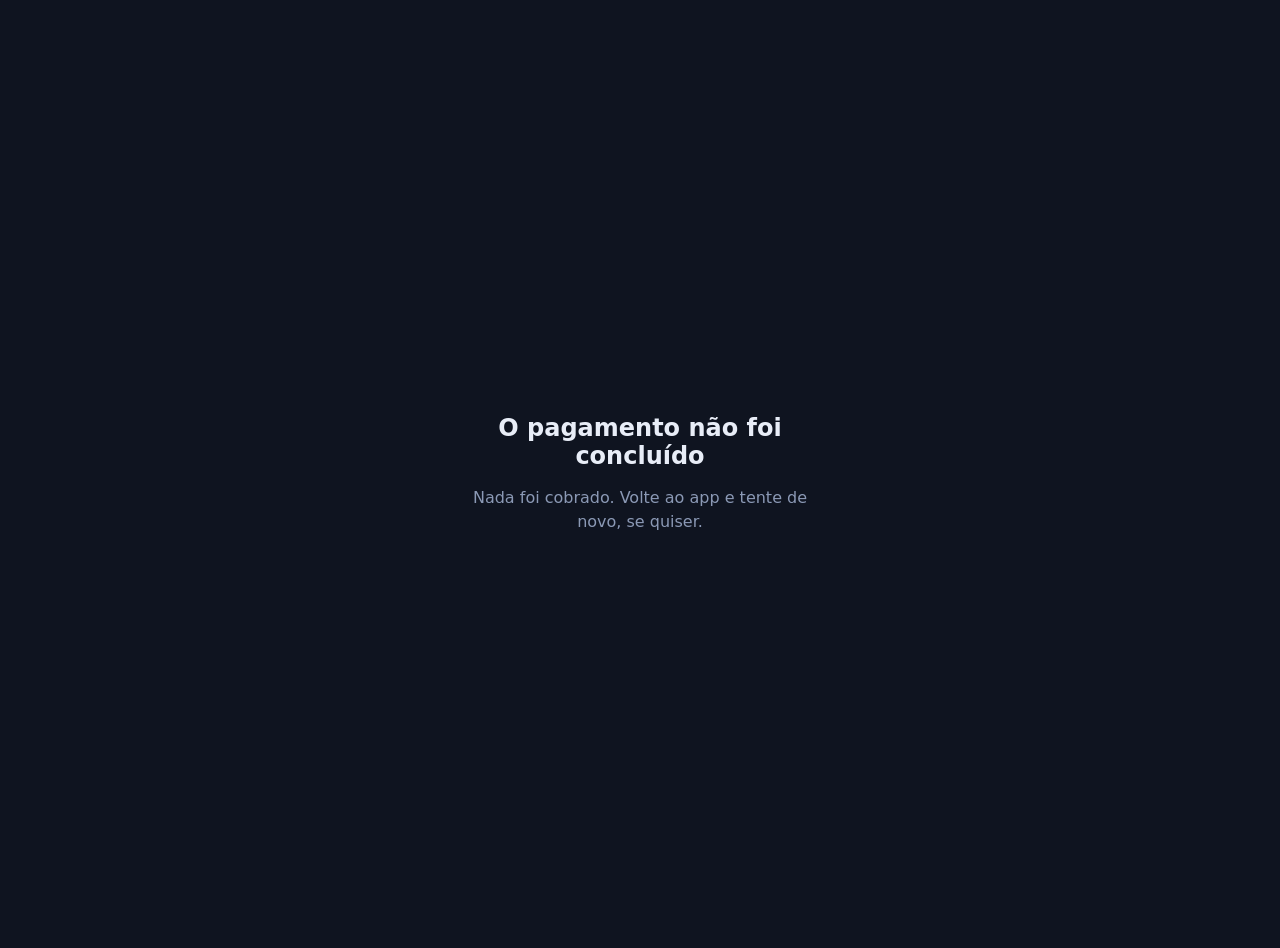
<file: pago.html>
<!doctype html>
<html lang="pt-BR"><head><meta charset="utf-8"><meta name="viewport" content="width=device-width, initial-scale=1">
<meta name="robots" content="noindex"><title>EasyAPP · Pagamento</title><link rel="icon" href="img/icone-192.png">
<style>body{margin:0;min-height:100vh;display:flex;align-items:center;justify-content:center;background:#0f1420;color:#e8edf7;
font:16px -apple-system,system-ui,sans-serif;padding:24px 16px;text-align:center}.cx{max-width:380px}h1{font-size:24px}p{color:#8b99b5;line-height:1.5}
.ok{font-size:46px}</style></head>
<body><div class="cx" id="cx"></div>
<script>
/* O Mercado Pago devolve a pessoa para cá depois de pagar. Quem libera o
   plano é o aviso do Mercado Pago ao servidor - esta página só orienta. */
var q = new URLSearchParams(location.search), st = q.get('status') || q.get('collection_status') || '';
var cx = document.getElementById('cx');
if (/approved|authorized/.test(st) || q.get('preapproval_id')) {
  cx.innerHTML = '<div class="ok">✓</div><h1>Pagamento recebido</h1><p>Volte ao app: o plano libera sozinho em instantes.</p>';
} else if (/pending|in_process/.test(st)) {
  cx.innerHTML = '<h1>Pagamento em análise</h1><p>Pix e boleto podem levar alguns minutos (boleto, até 2 dias úteis). Assim que confirmar, o app libera sozinho.</p>';
} else {
  cx.innerHTML = '<h1>O pagamento não foi concluído</h1><p>Nada foi cobrado. Volte ao app e tente de novo, se quiser.</p>';
}
history.replaceState(null, '', location.pathname);
</script></body></html>
</file>
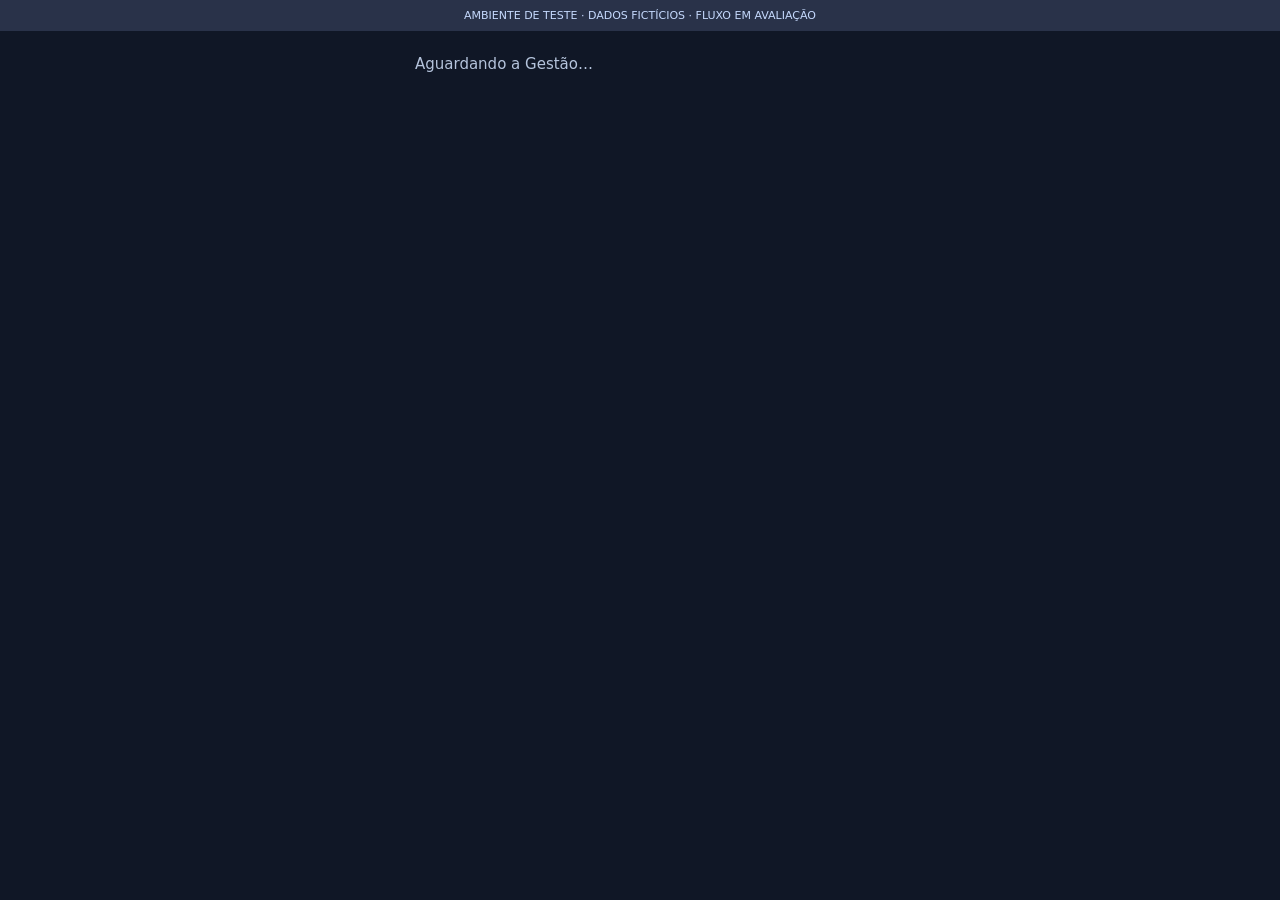
<file: primeiro-acesso-teste.html>
<!doctype html><html lang="pt-BR"><head><meta charset="utf-8"><meta name="viewport" content="width=device-width,initial-scale=1">
<meta http-equiv="Content-Security-Policy" content="default-src 'none'; script-src 'unsafe-inline'; style-src 'unsafe-inline'; img-src data:; connect-src 'none'; form-action 'none'; base-uri 'none'">
<title>EasyAPP · Primeiro acesso em avaliação</title>
<style>
*{box-sizing:border-box}body{margin:0;background:#101726;color:#eef3fc;font:15px -apple-system,BlinkMacSystemFont,system-ui,sans-serif}button,input,select{font:inherit}button{cursor:pointer;min-height:46px;border-radius:12px;padding:12px 16px;border:1px solid #35455e;background:#1b2940;color:#eef3fc}button:focus-visible,input:focus-visible,select:focus-visible{outline:3px solid #88baff;outline-offset:2px}.test{background:#293249;color:#c5d9fd;text-align:center;font-size:11px;padding:9px}.wrap{max-width:490px;margin:auto;padding:22px 20px 30px}.brand{font-weight:800;font-size:20px;margin-bottom:22px}.brand b{color:#73aaff}.meta{display:flex;justify-content:space-between;font-size:12px;color:#a9bad3}.progress{height:5px;background:#2a3951;border-radius:10px;margin:10px 0 25px}.progress i{display:block;background:#6d9fff;height:100%;border-radius:10px}h1{font-size:27px;line-height:1.18;margin:0 0 12px;letter-spacing:-.5px}h2{font-size:17px;margin:16px 0 8px}p{line-height:1.55;color:#b5c4dc;margin:0 0 18px}.card{background:#19253a;border:1px solid #314360;border-radius:16px;padding:16px;margin:12px 0}.choice{display:block;width:100%;text-align:left;padding:19px;margin:12px 0}.choice b{display:block;font-size:17px;margin-bottom:6px}.choice small{display:block;color:#b5c4dc;line-height:1.5}.primary{background:#397def;color:#fff;border-color:#397def;font-weight:700}.recommended{border-color:#609bff}.actions{display:flex;gap:9px;margin-top:24px}.actions button:last-child{flex:1}.quiet{background:transparent;color:#b5c4dc}.small{font-size:12px;color:#a9bad3}.pill{font-size:11px;display:inline-block;padding:5px 9px;border-radius:20px;background:#244575;color:#cce0ff;margin-bottom:12px}label{display:block;color:#b5c4dc;font-size:13px;margin:16px 0 7px}input,select{display:block;width:100%;background:#101c30;color:#f2f6ff;border:1px solid #435371;border-radius:10px;padding:12px;min-height:46px}input[type=checkbox]{width:20px;min-height:20px;margin:0}.check{display:flex;align-items:center;gap:10px}.row{display:flex;gap:10px}.row>*{flex:1;min-width:0}.error{color:#ffb4b4;font-size:13px;margin:12px 0}.success{color:#96e2bf}.value{font-size:26px;font-weight:750;margin-top:5px}.account{border-bottom:1px solid #30405a;padding:12px 0}.account:last-child{border:0}.account b{display:block}.badge{color:#a9bad3;font-size:12px}.demo{font-size:12px;color:#e5cb8d;border-left:3px solid #c5a467;padding:10px 12px;background:#252937;margin:12px 0}.finish{background:#163a33;border-color:#387968}.wide{width:100%}[hidden]{display:none!important}
</style></head><body><div class="test">AMBIENTE DE TESTE · DADOS FICTÍCIOS · FLUXO EM AVALIAÇÃO</div><main class="wrap" id="root"><p>Aguardando a Gestão…</p></main>
<script>
(function(){
'use strict';
var S, channel, last=0, paused=false;
var root=document.getElementById('root');
var names=['Começar','Seu caminho','Conferir','Seu mês','Seu app'];
function esc(v){return String(v==null?'':v).replace(/[&<>"']/g,function(c){return {'&':'&amp;','<':'&lt;','>':'&gt;','"':'&quot;',"'":'&#39;'}[c];});}
function brl(n){return Number(n||0).toLocaleString('pt-BR',{style:'currency',currency:'BRL'});}
function send(type,data){parent.postMessage({type:type,channel:channel,data:data},'*');}
function count(){if(!S||paused)return;var now=Date.now();var d=Math.min(15000,Math.max(0,now-last));last=now;S.times[S.step]=(S.times[S.step]||0)+d;}
function save(){if(!S)return;count();send('easyapp:test-state',S);}
function event(name){S.events.push({name:name,step:S.step,at:new Date().toISOString()});if(S.events.length>200)S.events.shift();}
function fresh(scenario){return {schema:1,id:Date.now().toString(36),scenario:scenario,step:0,path:'',name:'',goal:'Organizar meu mês',accounts:[],bills:[],amount:'',purchase:'',pending:[],times:{},events:[],created:new Date().toISOString(),complete:false,connection:'depois',imported:false,ambiguous:false,networkFailed:false};}
function go(n){read();count();S.step=n;paused=false;last=Date.now();event('etapa');render();save();}
function fail(msg){document.getElementById('error').textContent=msg;S.errors=(S.errors||0)+1;event('validacao');save();}
function actions(next,back){return '<div id="error" class="error" role="alert"></div><div class="actions">'+(back?'<button class="quiet" data-action="back">Voltar</button>':'')+'<button class="primary" data-action="next">'+next+'</button></div>';}
function fields(){return '<label for="name">Como quer ser chamado?</label><input id="name" maxlength="40" autocomplete="off" placeholder="Ex.: Alex" value="'+esc(S.name)+'"><label for="goal">O que quer organizar primeiro?</label><select id="goal">'+['Organizar meu mês','Controlar cartões','Separar pessoal e empresa','Começar a guardar'].map(function(x){return '<option'+(S.goal===x?' selected':'')+'>'+x+'</option>';}).join('')+'</select>';}
function sample(){S.accounts=[{name:'Conta Horizonte',kind:'Conta',owner:'Pessoal'},{name:'Cartão Aurora · 1234',kind:'Cartão',owner:'Pessoal'}];S.bills=[{name:'Moradia',value:1500,on:true},{name:'Internet',value:120,on:true},{name:'Mercado',value:650,on:true}];if(S.scenario==='empresa')S.accounts.push({name:'Conta do Estúdio',kind:'Conta',owner:'Empresa'});S.imported=true;S.ambiguous=S.scenario==='duvidas';event('importacao_simulada');}
function read(){if(!S)return;['name','goal','purchase','amount'].forEach(function(k){var x=document.getElementById(k);if(x)S[k]=x.value;});root.querySelectorAll('[data-account]').forEach(function(x){S.accounts[+x.dataset.account][x.dataset.key]=x.value;});root.querySelectorAll('[data-bill]').forEach(function(x){var b=S.bills[+x.dataset.bill];b[x.dataset.key]=x.type==='checkbox'?x.checked:x.value;});var v=document.getElementById('meaning');if(v)S.meaning=v.value;}
function render(){
var h='<div class="brand">Easy<b>APP</b></div><div class="meta"><span>Etapa '+(S.step+1)+' de 5 · '+names[S.step]+'</span><span>'+['~30 s','~1 min','~1 min','~2 min','~1 min'][S.step]+'</span></div><div class="progress"><i style="width:'+((S.step+1)*20)+'%"></i></div>';
if(S.step===0){h+='<span class="pill">Seu primeiro resultado em cerca de 5 minutos</span><h1>Vamos montar um app que parece seu.</h1><p>Comece pelo que você já tem. Você pode parar e continuar depois.</p>'+fields()+'<button class="choice recommended" data-action="sheet"><b>📎 Tenho uma planilha</b><small>Aproveitar meus nomes, contas e despesas.</small></button><button class="choice" data-action="manual"><b>✨ Quero começar do zero</b><small>Escolher o essencial, com ajuda em cada etapa.</small></button><div id="error" class="error" role="alert"></div><p class="small">Estimativas para esta proposta, ainda em avaliação.</p>';}
if(S.step===1 && S.path==='sheet'){h+='<h1>Seu ponto de partida já existe.</h1><p>No fluxo proposto, você envia sua planilha e confere o que encontramos.</p><div class="demo">Neste teste, usamos uma planilha fictícia. Não há envio de arquivo, leitura por IA ou cobrança.</div><div class="card"><b>'+(S.scenario==='duvidas'?'Planilha com valores a conferir':'Meu mês · exemplo')+'</b><p class="small" style="margin:8px 0 0">Contas, cartão e três despesas mensais.</p></div>'+actions(S.networkFailed?'Tentar novamente':'Simular importação',true);}
if(S.step===1 && S.path==='manual'){h+='<h1>Vamos começar com uma conta.</h1><p>Adicione só o que mais usa. As outras contas podem ficar para depois.</p>'+accountFields()+'<button class="quiet wide" data-action="add">+ Adicionar conta ou cartão</button><div class="demo">A conexão via Pluggy continua disponível no produto. Aqui podemos simular uma conta conectada, sem acessar bancos.</div><button class="wide" data-action="connect">Simular conexão bancária</button>'+actions('Conferir minhas contas',true);}
if(S.step===2){h+='<h1>'+(S.path==='sheet'?'Reconhece estas contas?':'Está com a sua cara?')+'</h1><p>Você pode trocar os nomes. Eles vão aparecer assim no seu app.</p>'+accountFields()+(S.ambiguous?'<div class="card"><b>Uma dúvida na planilha</b><p class="small">“Mercado · R$ 650” é um gasto que já aconteceu ou uma previsão para o mês?</p><label for="meaning">O que este valor significa?</label><select id="meaning"><option value="">Escolher</option><option value="previsto"'+(S.meaning==='previsto'?' selected':'')+'>Previsão mensal</option><option value="realizado"'+(S.meaning==='realizado'?' selected':'')+'>Gasto já realizado</option></select></div>':'')+actions('Organizar meu mês',true);}
if(S.step===3){h+='<h1>O que faz parte do seu mês?</h1><p>Marque o que você tem. Se não souber o valor agora, deixe em branco.</p>'+S.bills.map(function(b,i){return '<div class="card"><label class="check"><input type="checkbox" data-bill="'+i+'" data-key="on"'+(b.on?' checked':'')+'>'+esc(b.name)+'</label><label for="bill'+i+'">Valor mensal aproximado</label><input id="bill'+i+'" type="number" min="0" step="0.01" inputmode="decimal" data-bill="'+i+'" data-key="value" placeholder="Não sei agora" value="'+esc(b.value)+'"></div>';}).join('')+actions('Ver meu app',true);}
if(S.step===4){var total=S.bills.reduce(function(n,b){return n+(b.on?Number(b.value)||0:0);},0);h+='<h1>'+esc(S.name)+', seu mês começou.</h1><p>'+esc(S.goal)+'. Aqui estão as coisas que você escolheu.</p><div class="card"><span class="badge">Previsão mensal informada</span><div class="value">'+brl(total)+'</div><div class="small">'+S.bills.filter(function(b){return b.on&&b.value!=='';}).length+' despesas com valor · saldo bancário ainda não informado</div></div><div class="card"><b>Suas contas e cartões</b>'+S.accounts.map(function(a){return '<div class="account"><b>'+esc(a.name)+'</b><span class="badge">'+esc(a.kind)+' · '+esc(a.owner)+'</span></div>';}).join('')+'</div><h2>Experimente o primeiro registro</h2><p class="small">Preencha uma compra fictícia. Ela ficará pendente para conferir.</p><label for="purchase">Onde comprou?</label><input id="purchase" maxlength="80" placeholder="Ex.: Mercado da Praça" value="'+esc(S.purchase)+'"><label for="amount">Valor</label><input id="amount" type="number" min="0.01" step="0.01" inputmode="decimal" placeholder="87,00" value="'+esc(S.amount)+'"><button class="wide" data-action="purchase" style="margin-top:12px">Guardar para classificar</button>'+S.pending.map(function(p){return '<div class="card"><b>'+esc(p.name)+' · '+brl(p.value)+'</b><div class="badge">Pendente · você confere depois</div></div>';}).join('')+(S.complete?'<div class="card finish"><b>✓ Primeiro acesso concluído</b><p style="margin:8px 0 0">Seus dados de teste estão guardados. Avalie a experiência ao lado ou reinicie para tentar novamente.</p></div>':'')+actions(S.complete?'Teste concluído':'Concluir primeiro acesso',true);}
root.innerHTML=h;
root.querySelectorAll('[data-action]').forEach(function(b){b.onclick=function(){act(b.dataset.action);};});root.oninput=function(){read();save();};root.onchange=function(){read();save();};
if(S.complete){var next=root.querySelector('[data-action="next"]');if(next)next.disabled=true;}
}
function accountFields(){return S.accounts.map(function(a,i){return '<div class="card"><label for="account'+i+'">Nome da conta ou cartão</label><input id="account'+i+'" data-account="'+i+'" data-key="name" maxlength="60" placeholder="Ex.: Meu cartão" value="'+esc(a.name)+'"><div class="row"><div><label>Tipo<select data-account="'+i+'" data-key="kind">'+['Conta','Cartão'].map(function(x){return '<option'+(a.kind===x?' selected':'')+'>'+x+'</option>';}).join('')+'</select></label></div><div><label>De quem<select data-account="'+i+'" data-key="owner">'+['Pessoal','Empresa'].map(function(x){return '<option'+(a.owner===x?' selected':'')+'>'+x+'</option>';}).join('')+'</select></label></div></div>'+(S.accounts.length>1?'<button class="quiet" data-action="remove:'+i+'">Remover deste teste</button>':'')+'</div>';}).join('');}
function act(a){read();if(a==='back'){S.complete=false;go(Math.max(0,S.step-1));return;}if(a==='sheet'||a==='manual'){if(!S.name.trim()){fail('Como podemos chamar você neste teste?');return;}if(S.path!==a){S.accounts=a==='manual'?[{name:'',kind:'Conta',owner:'Pessoal'}]:[];S.bills=[];S.imported=false;S.ambiguous=false;S.meaning='';S.pending=[];}S.path=a;go(1);return;}
if(a==='add'){if(S.accounts.length>=6){fail('Neste teste, comece com até seis contas.');return;}S.accounts.push({name:'',kind:'Conta',owner:'Pessoal'});render();save();return;}
if(a.indexOf('remove:')===0){S.accounts.splice(+a.split(':')[1],1);render();save();return;}
if(a==='connect'){S.accounts=S.accounts.filter(function(x){return x.name.trim();});if(!S.accounts.some(function(x){return x.name==='Conta Horizonte';}))S.accounts.push({name:'Conta Horizonte',kind:'Conta',owner:'Pessoal'});S.connection='simulada';event('conexao_simulada');render();save();return;}
if(a==='purchase'){if(!S.purchase.trim()||!(Number(S.amount)>0)){fail('Informe o local e um valor maior que zero.');return;}S.pending.push({name:S.purchase.trim(),value:Number(S.amount)});S.purchase='';S.amount='';event('primeiro_registro');render();save();return;}
if(a==='next'){
 if(S.step===1&&S.path==='sheet'){if(S.scenario==='falha'&&!S.networkFailed){S.networkFailed=true;render();fail('Conexão interrompida (simulação). Nada se perdeu. Tente novamente.');return;}sample();go(2);return;}
 if((S.step===1||S.step===2)&&S.accounts.some(function(x){return !x.name.trim();})){fail('Dê um nome à conta para reconhecê-la no app.');return;}
 if(S.step===2&&S.ambiguous&&!S.meaning){fail('Confira o valor de Mercado antes de continuar.');return;}
 if(S.step===2){if(!S.bills.length)S.bills=[{name:'Moradia',value:'',on:true},{name:'Internet',value:'',on:true},{name:'Mercado',value:'',on:true}];if(S.ambiguous){var market=S.bills.find(function(x){return x.name==='Mercado';});market.on=S.meaning==='previsto';S.pending=S.pending.filter(function(x){return !x.fromImport;});if(S.meaning==='realizado')S.pending.push({name:'Mercado',value:650,fromImport:true});}}
 if(S.step===3&&S.bills.some(function(b){return b.on&&b.value!==''&&(!Number.isFinite(Number(b.value))||Number(b.value)<0);})){fail('Use um valor positivo ou deixe em branco para informar depois.');return;}
 if(S.step===4){if(!S.pending.length){fail('Faça um registro fictício para experimentar o primeiro resultado.');return;}S.complete=true;event('concluido');count();paused=true;render();send('easyapp:test-state',S);return;}
 go(S.step+1);
}}
addEventListener('message',function(e){if(e.source!==parent||!e.data||e.data.type!=='easyapp:test-init')return;channel=e.data.channel;S=e.data.data&&e.data.data.schema===1?e.data.data:fresh(e.data.scenario||'manual');last=Date.now();paused=!!S.complete;render();send('easyapp:test-state',S);});
addEventListener('visibilitychange',function(){if(document.hidden){save();paused=true;}else{last=Date.now();paused=!!(S&&S.complete);}});
setInterval(function(){if(S&&!paused)save();},5000);
send('easyapp:test-ready',null);
})();
</script></body></html>
</file>
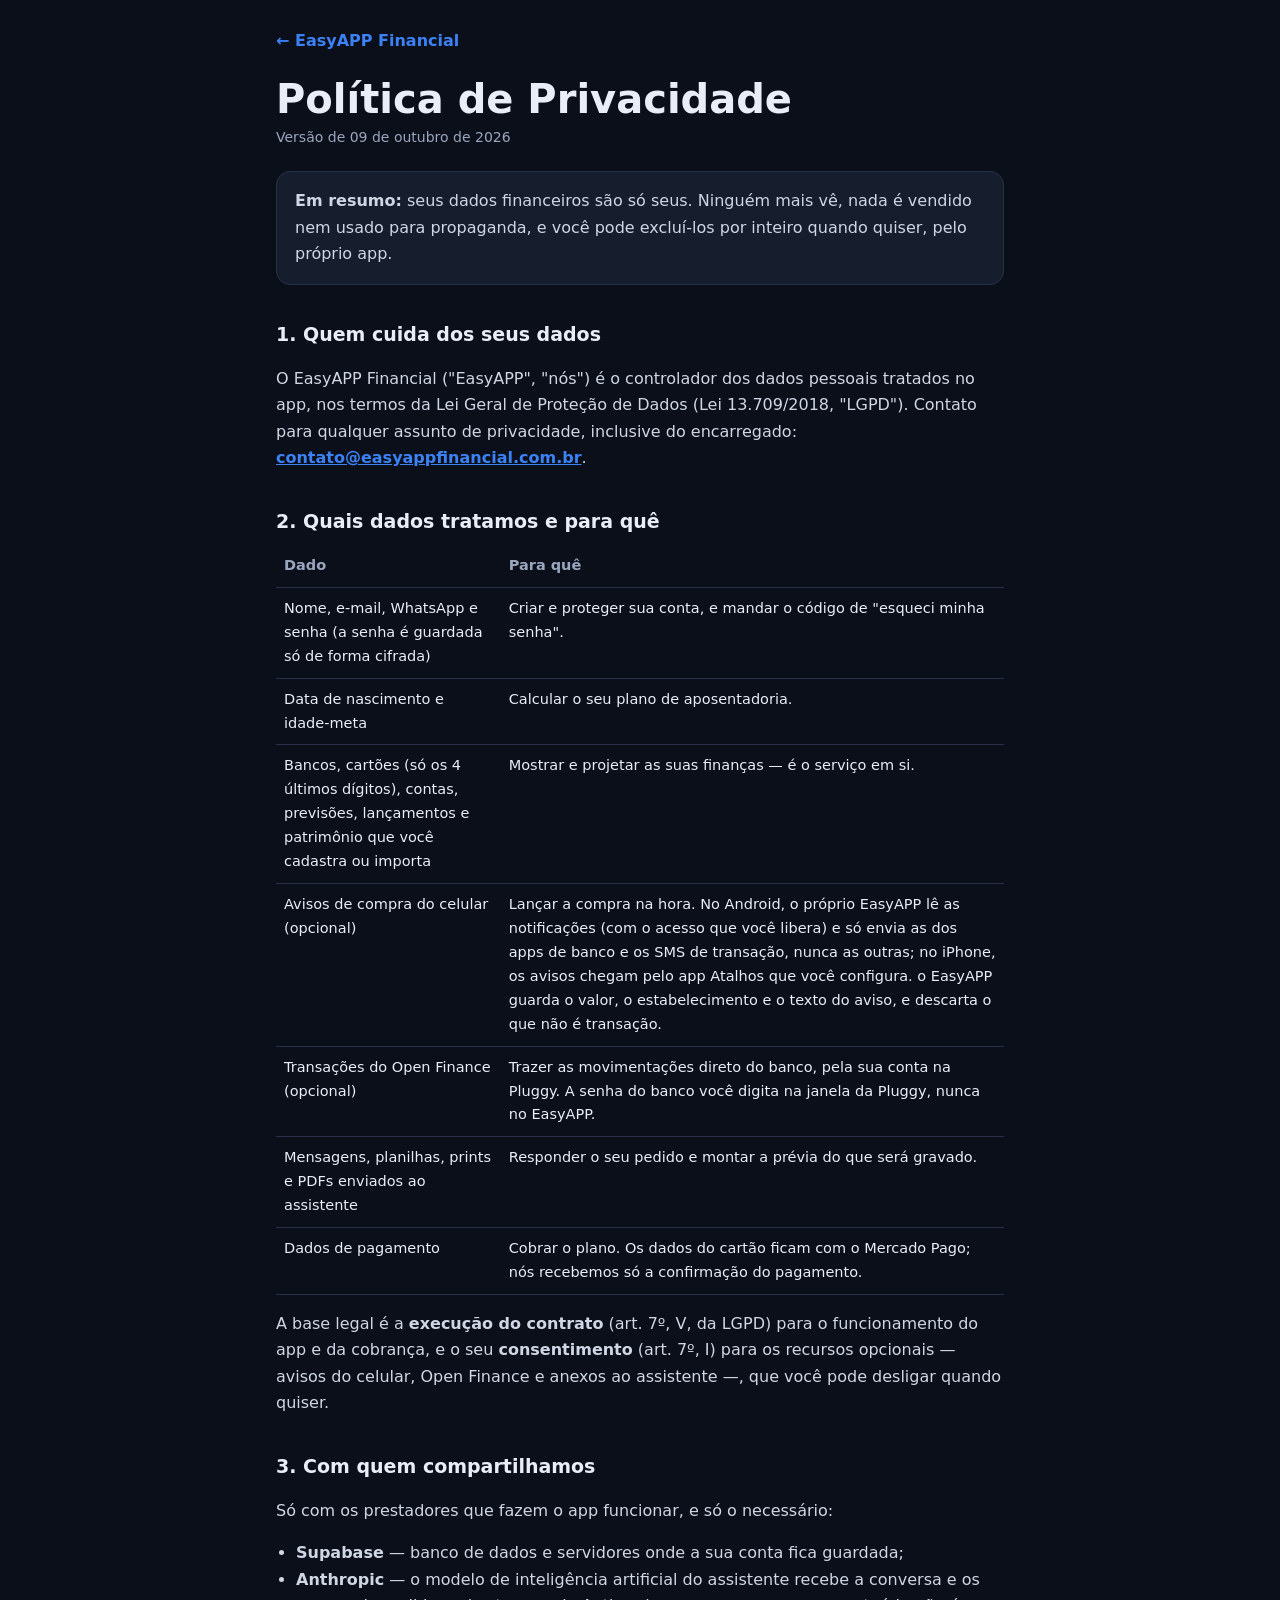
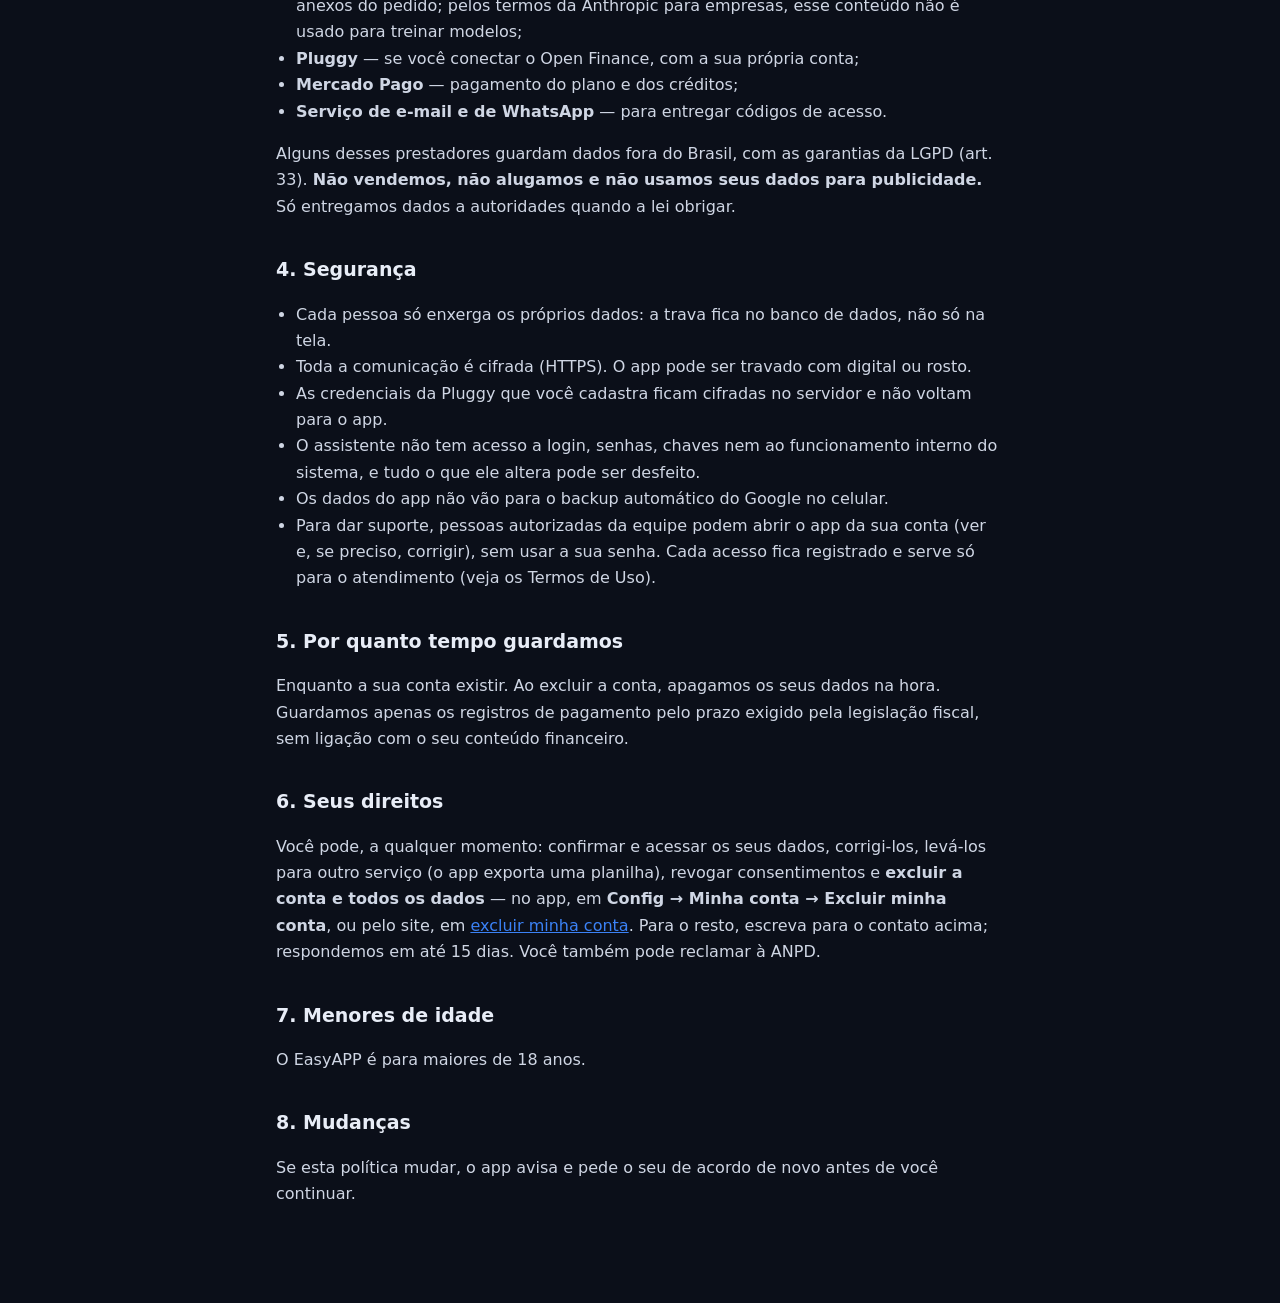
<file: privacidade.html>
<!doctype html>
<html lang="pt-BR">
<head>
<meta charset="utf-8">
<meta name="viewport" content="width=device-width, initial-scale=1">
<title>Política de Privacidade · EasyAPP</title>
<link rel="icon" href="img/icone-192.png">
<link rel="stylesheet" href="legal.css">
</head>
<body>
<main>
<a class="volta" href="./">← EasyAPP Financial</a>
<h1>Política de Privacidade</h1>
<p class="versao">Versão de 09 de outubro de 2026</p>

<p class="resumo"><b>Em resumo:</b> seus dados financeiros são só seus. Ninguém mais vê, nada é vendido nem usado para propaganda,
e você pode excluí-los por inteiro quando quiser, pelo próprio app.</p>

<h2>1. Quem cuida dos seus dados</h2>
<p>O EasyAPP Financial ("EasyAPP", "nós") é o controlador dos dados pessoais tratados no app, nos termos da
Lei Geral de Proteção de Dados (Lei 13.709/2018, "LGPD"). Contato para qualquer assunto de privacidade, inclusive
do encarregado: <b><span class="contato"></span></b>.</p>

<h2>2. Quais dados tratamos e para quê</h2>
<table>
<tr><th>Dado</th><th>Para quê</th></tr>
<tr><td>Nome, e-mail, WhatsApp e senha (a senha é guardada só de forma cifrada)</td><td>Criar e proteger sua conta, e mandar o código de "esqueci minha senha".</td></tr>
<tr><td>Data de nascimento e idade-meta</td><td>Calcular o seu plano de aposentadoria.</td></tr>
<tr><td>Bancos, cartões (só os 4 últimos dígitos), contas, previsões, lançamentos e patrimônio que você cadastra ou importa</td><td>Mostrar e projetar as suas finanças — é o serviço em si.</td></tr>
<tr><td>Avisos de compra do celular (opcional)</td><td>Lançar a compra na hora. No Android, o próprio EasyAPP lê as notificações (com o acesso que você libera) e só envia as dos apps de banco e os SMS de transação, nunca as outras; no iPhone, os avisos chegam pelo app Atalhos que você configura. o EasyAPP guarda o valor, o estabelecimento e o texto do aviso, e descarta o que não é transação.</td></tr>
<tr><td>Transações do Open Finance (opcional)</td><td>Trazer as movimentações direto do banco, pela sua conta na Pluggy. A senha do banco você digita na janela da Pluggy, nunca no EasyAPP.</td></tr>
<tr><td>Mensagens, planilhas, prints e PDFs enviados ao assistente</td><td>Responder o seu pedido e montar a prévia do que será gravado.</td></tr>
<tr><td>Dados de pagamento</td><td>Cobrar o plano. Os dados do cartão ficam com o Mercado Pago; nós recebemos só a confirmação do pagamento.</td></tr>
</table>
<p>A base legal é a <b>execução do contrato</b> (art. 7º, V, da LGPD) para o funcionamento do app e da cobrança, e o seu
<b>consentimento</b> (art. 7º, I) para os recursos opcionais — avisos do celular, Open Finance e anexos ao assistente —, que você pode desligar quando quiser.</p>

<h2>3. Com quem compartilhamos</h2>
<p>Só com os prestadores que fazem o app funcionar, e só o necessário:</p>
<ul>
<li><b>Supabase</b> — banco de dados e servidores onde a sua conta fica guardada;</li>
<li><b>Anthropic</b> — o modelo de inteligência artificial do assistente recebe a conversa e os anexos do pedido; pelos termos da Anthropic para empresas, esse conteúdo não é usado para treinar modelos;</li>
<li><b>Pluggy</b> — se você conectar o Open Finance, com a sua própria conta;</li>
<li><b>Mercado Pago</b> — pagamento do plano e dos créditos;</li>
<li><b>Serviço de e-mail e de WhatsApp</b> — para entregar códigos de acesso.</li>
</ul>
<p>Alguns desses prestadores guardam dados fora do Brasil, com as garantias da LGPD (art. 33). <b>Não vendemos, não alugamos
e não usamos seus dados para publicidade.</b> Só entregamos dados a autoridades quando a lei obrigar.</p>

<h2>4. Segurança</h2>
<ul>
<li>Cada pessoa só enxerga os próprios dados: a trava fica no banco de dados, não só na tela.</li>
<li>Toda a comunicação é cifrada (HTTPS). O app pode ser travado com digital ou rosto.</li>
<li>As credenciais da Pluggy que você cadastra ficam cifradas no servidor e não voltam para o app.</li>
<li>O assistente não tem acesso a login, senhas, chaves nem ao funcionamento interno do sistema, e tudo o que ele altera pode ser desfeito.</li>
<li>Os dados do app não vão para o backup automático do Google no celular.</li>
<li>Para dar suporte, pessoas autorizadas da equipe podem abrir o app da sua conta (ver e, se preciso, corrigir), sem usar a sua senha. Cada acesso fica registrado e serve só para o atendimento (veja os Termos de Uso).</li>
</ul>

<h2>5. Por quanto tempo guardamos</h2>
<p>Enquanto a sua conta existir. Ao excluir a conta, apagamos os seus dados na hora. Guardamos apenas os registros de
pagamento pelo prazo exigido pela legislação fiscal, sem ligação com o seu conteúdo financeiro.</p>

<h2>6. Seus direitos</h2>
<p>Você pode, a qualquer momento: confirmar e acessar os seus dados, corrigi-los, levá-los para outro serviço (o app exporta uma planilha),
revogar consentimentos e <b>excluir a conta e todos os dados</b> — no app, em <b>Config → Minha conta → Excluir minha conta</b>, ou pelo site, em <a href="excluir-conta.html">excluir minha conta</a>.
Para o resto, escreva para o contato acima; respondemos em até 15 dias. Você também pode reclamar à ANPD.</p>

<h2>7. Menores de idade</h2>
<p>O EasyAPP é para maiores de 18 anos.</p>

<h2>8. Mudanças</h2>
<p>Se esta política mudar, o app avisa e pede o seu de acordo de novo antes de você continuar.</p>
</main>
<script src="legal.js"></script>
</body>
</html>
</file>
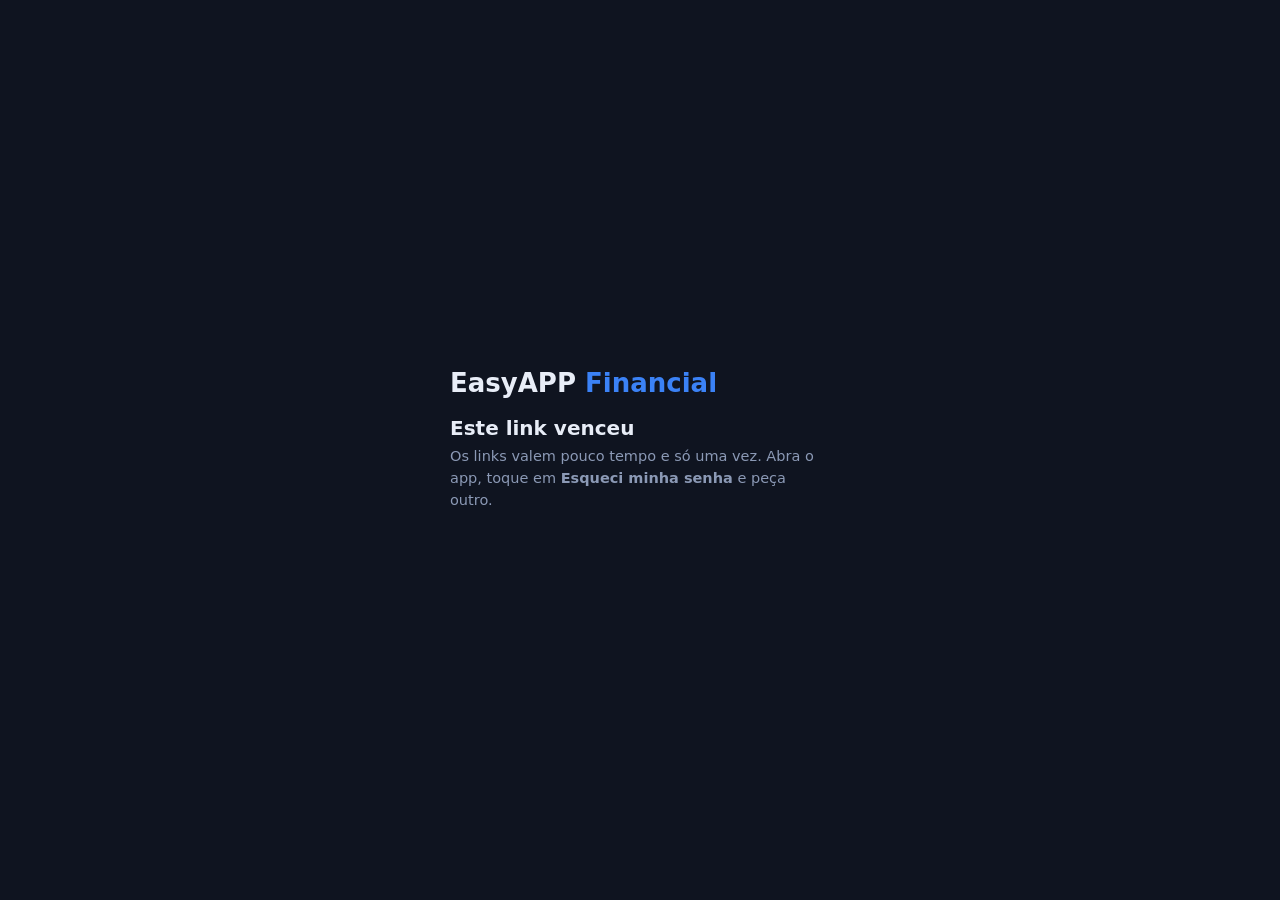
<file: senha.html>
<!doctype html>
<html lang="pt-BR">
<head>
<meta charset="utf-8">
<meta name="viewport" content="width=device-width, initial-scale=1">
<meta name="robots" content="noindex">
<title>EasyAPP · Senha nova</title>
<link rel="icon" href="img/icone-192.png">
<style>
  :root{--bg:#0f1420;--card:#161d2c;--line:#2a3548;--tx:#e8edf7;--tx2:#8b99b5;--azul:#3b82f6;--verde:#22c55e;--verm:#ef4444}
  *{box-sizing:border-box}
  body{margin:0;min-height:100vh;display:flex;align-items:center;justify-content:center;background:var(--bg);color:var(--tx);
       font:16px -apple-system,system-ui,sans-serif;padding:24px 16px}
  .cx{width:min(380px,100%)}
  h1{font-size:26px;margin:0 0 6px}h1 i{color:var(--azul);font-style:normal}
  p{color:var(--tx2);margin:0 0 20px;font-size:14.5px;line-height:1.5}
  label{display:block;font-size:12.5px;color:var(--tx2);margin:2px 0 4px 2px}
  input{width:100%;margin-bottom:12px;padding:13px;border-radius:12px;border:1px solid var(--line);background:var(--card);color:var(--tx);font-size:16px}
  button{width:100%;padding:14px;border:0;border-radius:12px;background:var(--azul);color:#fff;font-size:16px;font-weight:600;cursor:pointer}
  button:disabled{opacity:.5}
  .msg{font-size:14px;min-height:20px;margin-top:12px;color:var(--verm)}.msg.ok{color:var(--verde)}
  .ok-grande{font-size:44px;margin-bottom:8px}
</style>
</head>
<body>
<div class="cx" id="cx"><p>Abrindo...</p></div>
<script>
/* O link do e-mail do EasyAPP cai aqui (quando o e-mail traz link em vez
   de código). O Supabase manda os dados no fim do endereço (#...):
   type=recovery -> criar a senha nova aqui mesmo; type=signup -> e-mail
   confirmado; error -> link vencido. A chave abaixo é a pública do app. */
var URL_SB = 'https://nhngqhgxmrnqbcnklrwc.supabase.co';
var CHAVE = 'sb_publishable_SGsAAryHXSZjAuBFSZoYfQ_3D37nUeN';
var cx = document.getElementById('cx');
var h = new URLSearchParams(location.hash.replace(/^#/, ''));
var q = new URLSearchParams(location.search);
/* Volta do "Continuar com o Google" que caiu aqui (o Supabase manda para cá
   quando o endereço de volta pedido não está na lista dele, ex.: app aberto
   como /app/index.html). Não é link de e-mail: segue para o app, que guarda o
   segredo do login e termina de entrar. */
if (q.get('code') || (q.get('error') && !q.get('type'))) { location.replace('app/' + location.search); }
else {
var tipo = h.get('type') || q.get('type'), token = h.get('access_token');
var erro = h.get('error_description') || q.get('error_description');
history.replaceState(null, '', location.pathname);   // o token não fica no endereço

function titulo(t, sub) { return '<h1>EasyAPP<i> Financial</i></h1><h2 style="font-size:20px;margin:18px 0 6px">' + t + '</h2><p>' + sub + '</p>'; }

if (erro || !token) {
  cx.innerHTML = titulo('Este link venceu', 'Os links valem pouco tempo e só uma vez. Abra o app, toque em <b>Esqueci minha senha</b> e peça outro.');
} else if (tipo === 'recovery') {
  cx.innerHTML = titulo('Senha nova', 'Crie a senha nova e depois entre no app com ela.') +
    '<label>Senha nova (mínimo 8 caracteres)</label><input id="s1" type="password" autocomplete="new-password">' +
    '<label>Repita a senha</label><input id="s2" type="password" autocomplete="new-password">' +
    '<button id="bt">Salvar senha</button><div class="msg" id="msg"></div>';
  document.getElementById('bt').onclick = function () {
    var s1 = document.getElementById('s1').value, s2 = document.getElementById('s2').value, m = document.getElementById('msg');
    m.className = 'msg';
    if (s1.length < 8) { m.textContent = 'a senha precisa de pelo menos 8 caracteres'; return; }
    if (s1 !== s2) { m.textContent = 'as duas senhas não são iguais'; return; }
    this.disabled = true; m.className = 'msg ok'; m.textContent = 'salvando...';
    var bt = this;
    fetch(URL_SB + '/auth/v1/user', {
      method: 'PUT',
      headers: { 'apikey': CHAVE, 'Authorization': 'Bearer ' + token, 'Content-Type': 'application/json' },
      body: JSON.stringify({ password: s1 })
    }).then(function (r) { return r.json().then(function (d) { return { ok: r.ok, d: d }; }); }).then(function (x) {
      if (!x.ok) throw new Error(/different|same/i.test(x.d.msg || '') ? 'a senha nova precisa ser diferente da antiga'
                                 : (x.d.msg || x.d.error_description || 'não deu certo: peça outro link no app'));
      cx.innerHTML = '<div class="ok-grande">✓</div>' + titulo('Senha trocada', 'Pronto. Volte ao app e entre com o seu e-mail e a senha nova.');
    }).catch(function (e) { bt.disabled = false; m.className = 'msg'; m.textContent = e.message; });
  };
} else {
  cx.innerHTML = '<div class="ok-grande">✓</div>' + titulo('E-mail confirmado', 'Tudo certo. Volte ao app e entre com o seu e-mail e senha.');
}
}
</script>
</body>
</html>
</file>
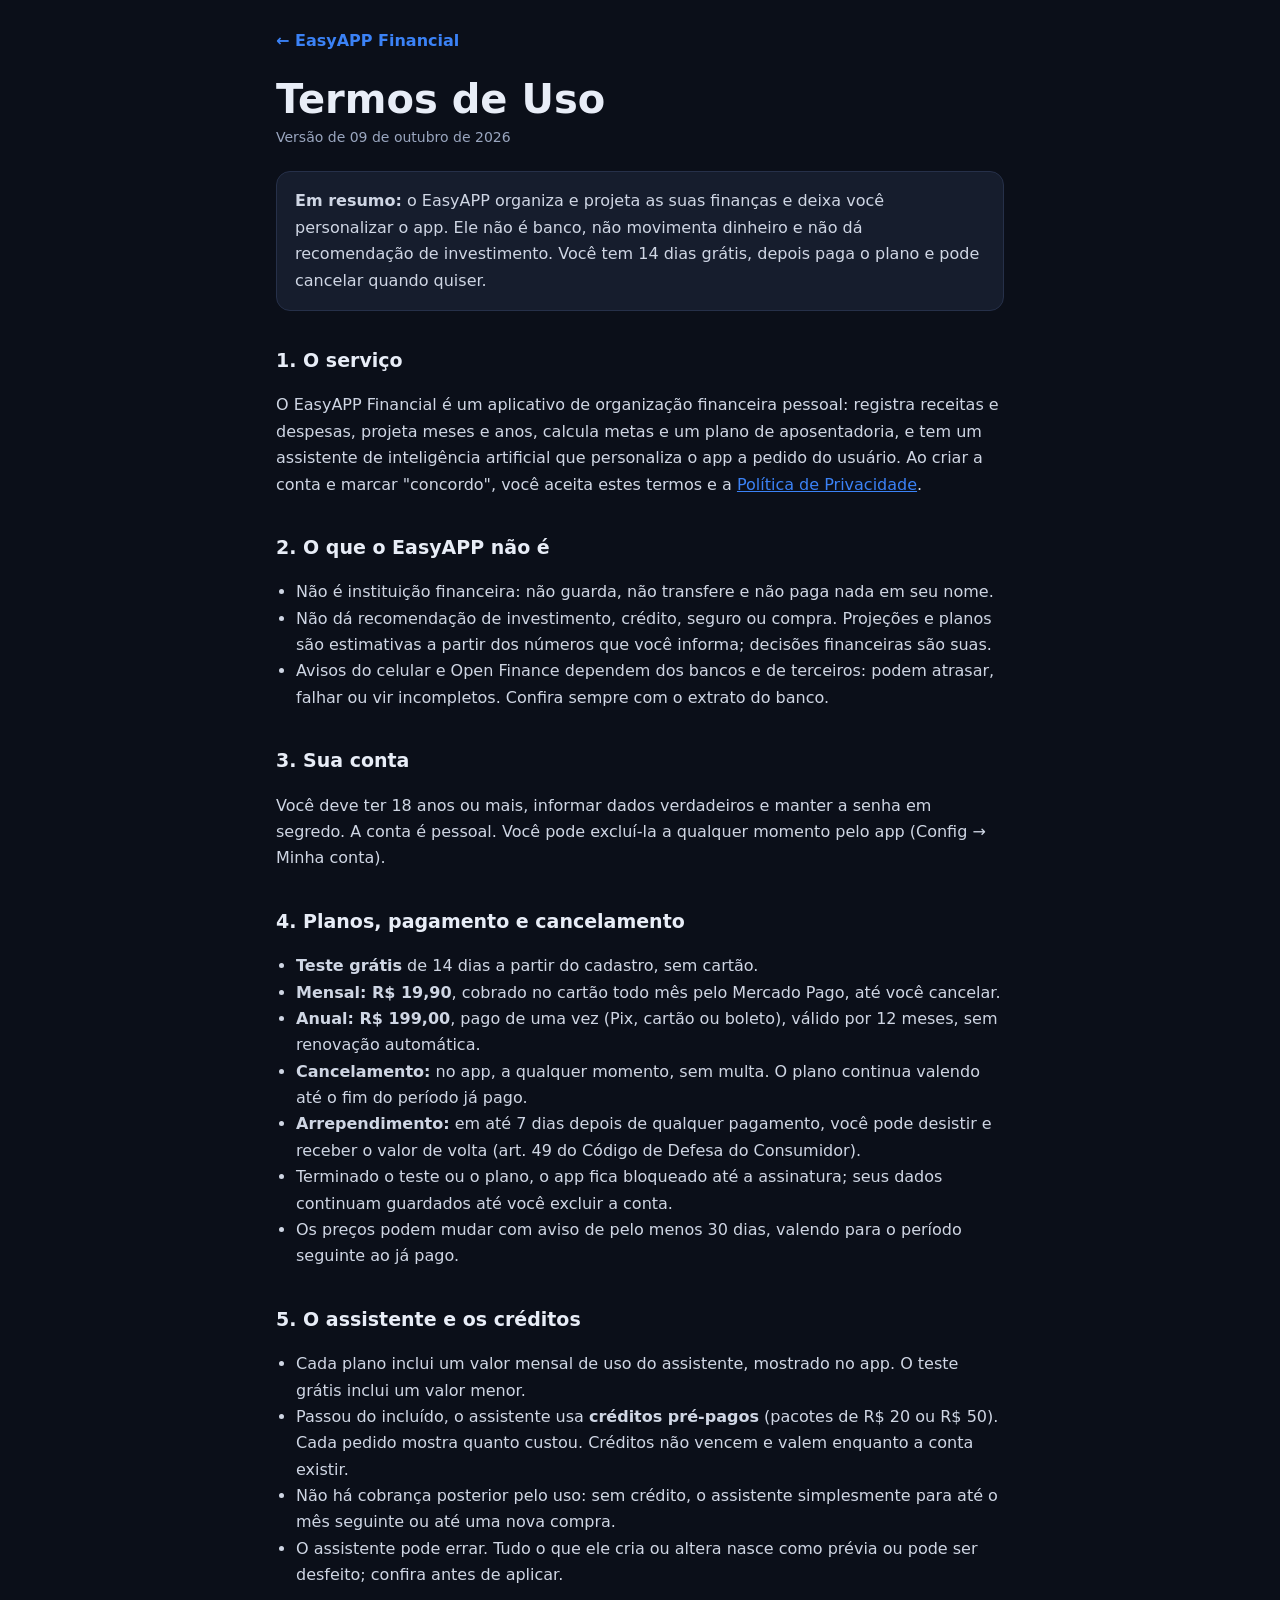
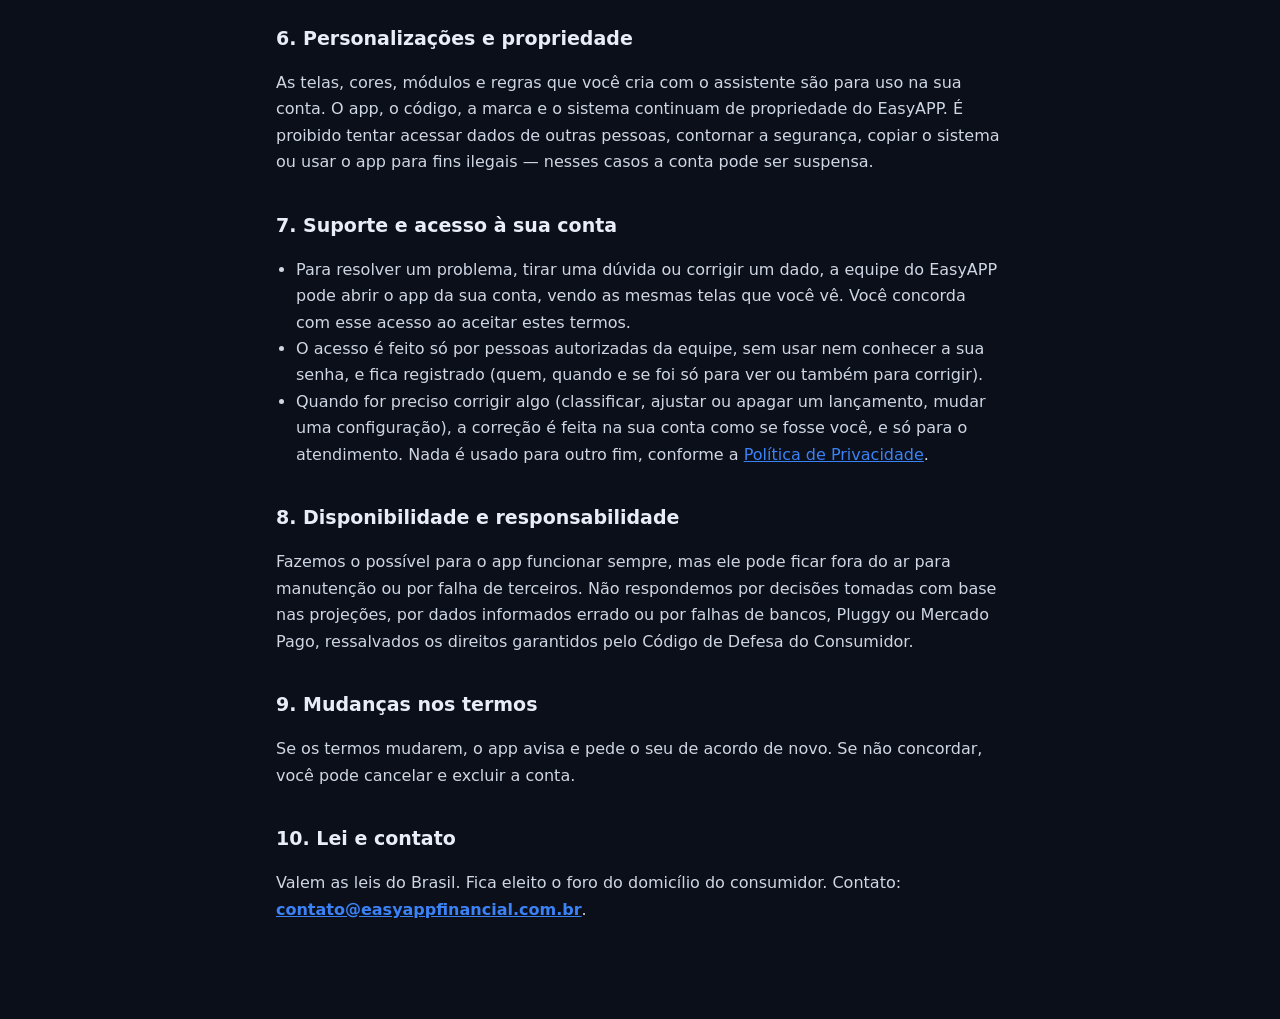
<file: termos.html>
<!doctype html>
<html lang="pt-BR">
<head>
<meta charset="utf-8">
<meta name="viewport" content="width=device-width, initial-scale=1">
<title>Termos de Uso · EasyAPP</title>
<link rel="icon" href="img/icone-192.png">
<link rel="stylesheet" href="legal.css">
</head>
<body>
<main>
<a class="volta" href="./">← EasyAPP Financial</a>
<h1>Termos de Uso</h1>
<p class="versao">Versão de 09 de outubro de 2026</p>

<p class="resumo"><b>Em resumo:</b> o EasyAPP organiza e projeta as suas finanças e deixa você personalizar o app. Ele não é banco,
não movimenta dinheiro e não dá recomendação de investimento. Você tem 14 dias grátis, depois paga o plano e pode cancelar quando quiser.</p>

<h2>1. O serviço</h2>
<p>O EasyAPP Financial é um aplicativo de organização financeira pessoal: registra receitas e despesas, projeta meses e anos,
calcula metas e um plano de aposentadoria, e tem um assistente de inteligência artificial que personaliza o app a pedido do usuário.
Ao criar a conta e marcar "concordo", você aceita estes termos e a <a href="privacidade.html">Política de Privacidade</a>.</p>

<h2>2. O que o EasyAPP não é</h2>
<ul>
<li>Não é instituição financeira: não guarda, não transfere e não paga nada em seu nome.</li>
<li>Não dá recomendação de investimento, crédito, seguro ou compra. Projeções e planos são estimativas a partir dos números que você informa; decisões financeiras são suas.</li>
<li>Avisos do celular e Open Finance dependem dos bancos e de terceiros: podem atrasar, falhar ou vir incompletos. Confira sempre com o extrato do banco.</li>
</ul>

<h2>3. Sua conta</h2>
<p>Você deve ter 18 anos ou mais, informar dados verdadeiros e manter a senha em segredo. A conta é pessoal.
Você pode excluí-la a qualquer momento pelo app (Config → Minha conta).</p>

<h2>4. Planos, pagamento e cancelamento</h2>
<ul>
<li><b>Teste grátis</b> de 14 dias a partir do cadastro, sem cartão.</li>
<li><b>Mensal: R$ 19,90</b>, cobrado no cartão todo mês pelo Mercado Pago, até você cancelar.</li>
<li><b>Anual: R$ 199,00</b>, pago de uma vez (Pix, cartão ou boleto), válido por 12 meses, sem renovação automática.</li>
<li><b>Cancelamento:</b> no app, a qualquer momento, sem multa. O plano continua valendo até o fim do período já pago.</li>
<li><b>Arrependimento:</b> em até 7 dias depois de qualquer pagamento, você pode desistir e receber o valor de volta (art. 49 do Código de Defesa do Consumidor).</li>
<li>Terminado o teste ou o plano, o app fica bloqueado até a assinatura; seus dados continuam guardados até você excluir a conta.</li>
<li>Os preços podem mudar com aviso de pelo menos 30 dias, valendo para o período seguinte ao já pago.</li>
</ul>

<h2>5. O assistente e os créditos</h2>
<ul>
<li>Cada plano inclui um valor mensal de uso do assistente, mostrado no app. O teste grátis inclui um valor menor.</li>
<li>Passou do incluído, o assistente usa <b>créditos pré-pagos</b> (pacotes de R$ 20 ou R$ 50). Cada pedido mostra quanto custou. Créditos não vencem e valem enquanto a conta existir.</li>
<li>Não há cobrança posterior pelo uso: sem crédito, o assistente simplesmente para até o mês seguinte ou até uma nova compra.</li>
<li>O assistente pode errar. Tudo o que ele cria ou altera nasce como prévia ou pode ser desfeito; confira antes de aplicar.</li>
</ul>

<h2>6. Personalizações e propriedade</h2>
<p>As telas, cores, módulos e regras que você cria com o assistente são para uso na sua conta. O app, o código, a marca e
o sistema continuam de propriedade do EasyAPP. É proibido tentar acessar dados de outras pessoas, contornar a segurança,
copiar o sistema ou usar o app para fins ilegais — nesses casos a conta pode ser suspensa.</p>

<h2>7. Suporte e acesso à sua conta</h2>
<ul>
<li>Para resolver um problema, tirar uma dúvida ou corrigir um dado, a equipe do EasyAPP pode abrir o app da sua conta,
vendo as mesmas telas que você vê. Você concorda com esse acesso ao aceitar estes termos.</li>
<li>O acesso é feito só por pessoas autorizadas da equipe, sem usar nem conhecer a sua senha, e fica registrado (quem, quando e se foi só para ver ou também para corrigir).</li>
<li>Quando for preciso corrigir algo (classificar, ajustar ou apagar um lançamento, mudar uma configuração), a correção é feita na sua conta como se fosse você,
e só para o atendimento. Nada é usado para outro fim, conforme a <a href="privacidade.html">Política de Privacidade</a>.</li>
</ul>

<h2>8. Disponibilidade e responsabilidade</h2>
<p>Fazemos o possível para o app funcionar sempre, mas ele pode ficar fora do ar para manutenção ou por falha de terceiros.
Não respondemos por decisões tomadas com base nas projeções, por dados informados errado ou por falhas de bancos, Pluggy ou
Mercado Pago, ressalvados os direitos garantidos pelo Código de Defesa do Consumidor.</p>

<h2>9. Mudanças nos termos</h2>
<p>Se os termos mudarem, o app avisa e pede o seu de acordo de novo. Se não concordar, você pode cancelar e excluir a conta.</p>

<h2>10. Lei e contato</h2>
<p>Valem as leis do Brasil. Fica eleito o foro do domicílio do consumidor. Contato: <b><span class="contato"></span></b>.</p>
</main>
<script src="legal.js"></script>
</body>
</html>
</file>
<file: legal.css>
:root{--bg:#0b0f19;--card:#161d2d;--line:#263049;--tx:#e8edf7;--tx2:#9aa6bf;--azul:#3b82f6}
*{box-sizing:border-box}
body{margin:0;background:var(--bg);color:var(--tx);font:16px/1.65 Inter,-apple-system,system-ui,sans-serif;-webkit-font-smoothing:antialiased}
main{max-width:760px;margin:0 auto;padding:28px 16px 80px}
a{color:var(--azul)}
.volta{display:inline-block;text-decoration:none;font-weight:600;margin-bottom:22px}
h1{font-size:clamp(28px,6vw,40px);line-height:1.15;margin:0 0 4px}
h2{font-size:19px;margin:34px 0 8px}
.versao{color:var(--tx2);margin:0 0 22px;font-size:14px}
.resumo{background:var(--card);border:1px solid var(--line);border-radius:14px;padding:16px 18px}
p,li{color:#cfd6e4}
ul{padding-left:20px}
table{width:100%;border-collapse:collapse;margin:8px 0;font-size:14.5px}
th,td{text-align:left;vertical-align:top;padding:9px 8px;border-bottom:1px solid var(--line)}
th{color:var(--tx2);font-weight:600}
@media(max-width:520px){table,tbody,tr,td,th{display:block}th{display:none}tr{border-bottom:1px solid var(--line);padding:8px 0}td{border:0;padding:3px 0}td:first-child{font-weight:600;color:var(--tx)}}
</file>
